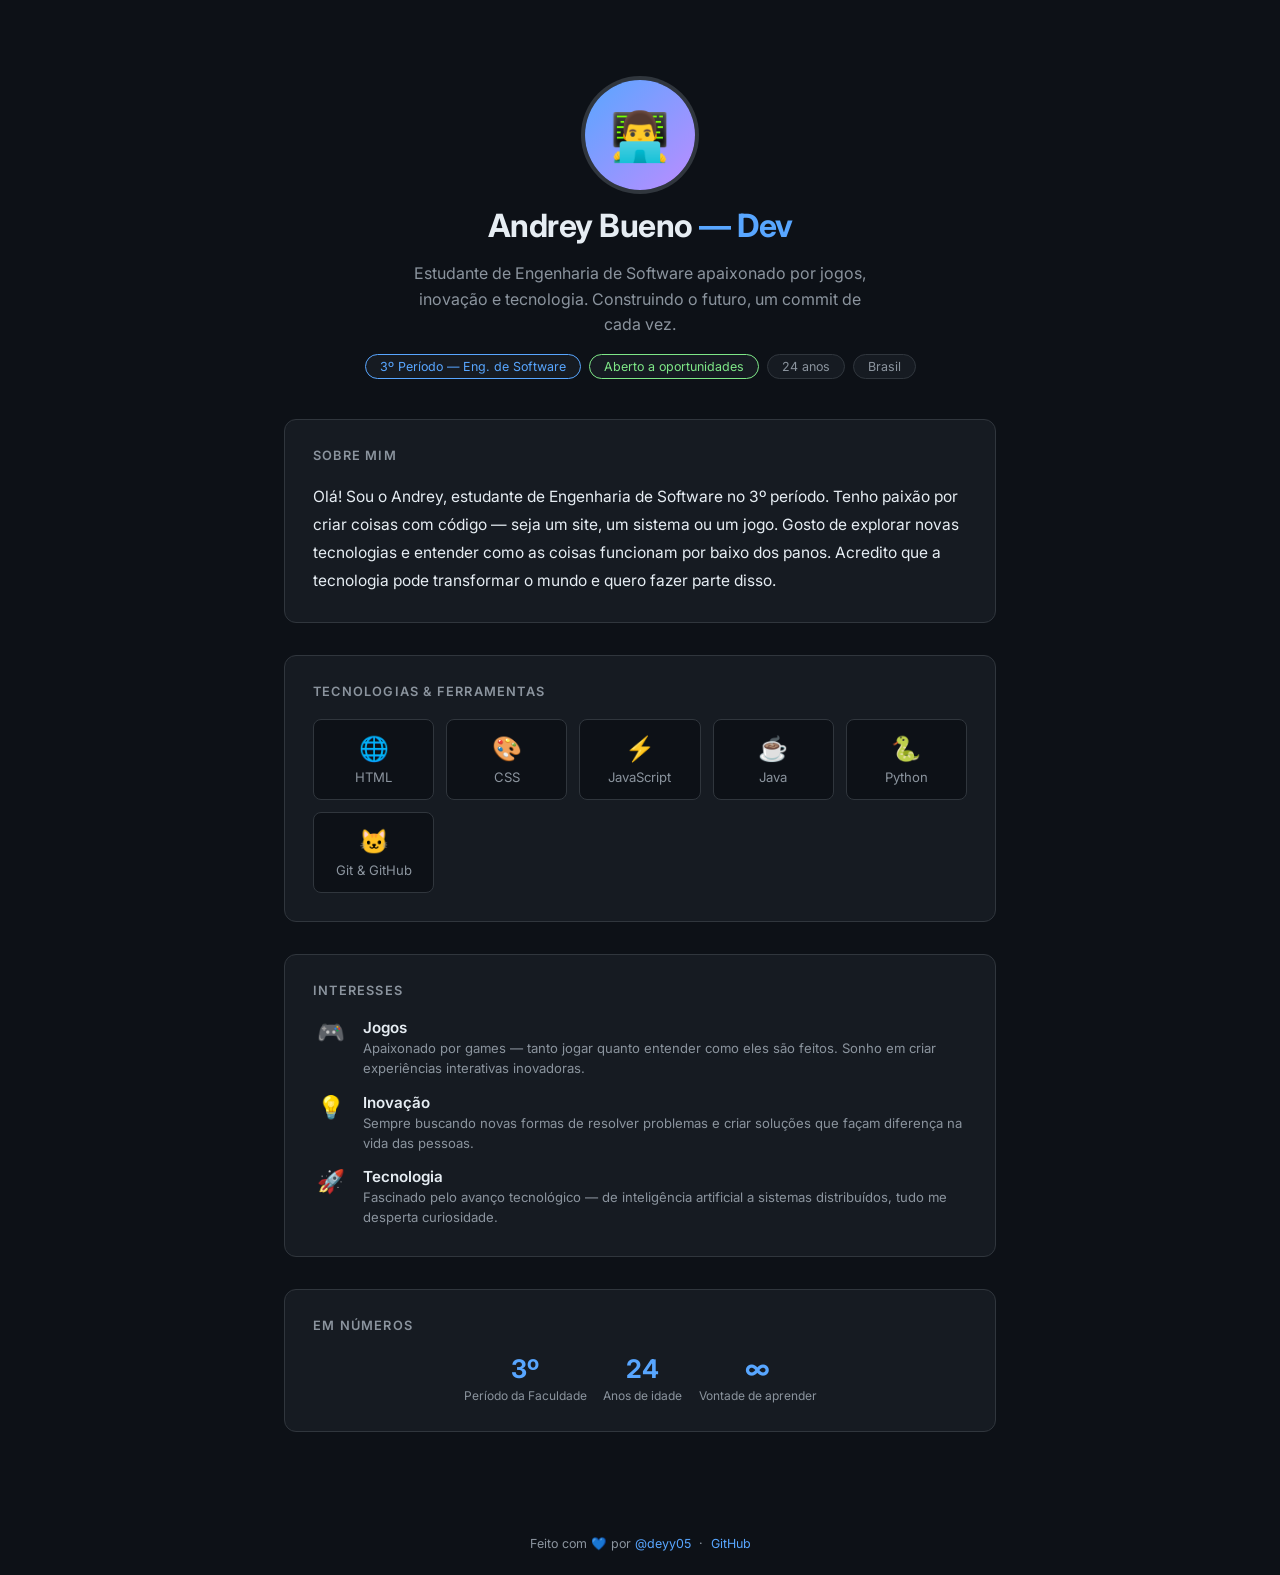
<file: index.html>
<!DOCTYPE html>
<html lang="pt-BR">
<head>
  <meta charset="UTF-8" />
  <meta name="viewport" content="width=device-width, initial-scale=1.0" />
  <title>Andrey Bueno — Software Engineer</title>
  <link href="https://fonts.googleapis.com/css2?family=Inter:wght@300;400;600;700&display=swap" rel="stylesheet" />
  <style>
    *, *::before, *::after { box-sizing: border-box; margin: 0; padding: 0; }

    :root {
      --bg: #0d1117;
      --surface: #161b22;
      --border: #30363d;
      --accent: #58a6ff;
      --accent2: #7ee787;
      --text: #e6edf3;
      --muted: #8b949e;
    }

    body {
      background: var(--bg);
      color: var(--text);
      font-family: 'Inter', sans-serif;
      min-height: 100vh;
      display: flex;
      flex-direction: column;
      align-items: center;
    }

    /* HERO */
    .hero {
      width: 100%;
      max-width: 760px;
      padding: 80px 24px 40px;
      display: flex;
      flex-direction: column;
      align-items: center;
      text-align: center;
      gap: 16px;
    }

    .avatar {
      width: 110px;
      height: 110px;
      border-radius: 50%;
      background: linear-gradient(135deg, var(--accent), #bc8cff);
      display: flex;
      align-items: center;
      justify-content: center;
      font-size: 48px;
      box-shadow: 0 0 0 4px var(--border);
    }

    .hero h1 {
      font-size: 2rem;
      font-weight: 700;
      letter-spacing: -0.5px;
    }

    .hero h1 span { color: var(--accent); }

    .hero p {
      font-size: 1rem;
      color: var(--muted);
      max-width: 480px;
      line-height: 1.6;
    }

    .badge-row {
      display: flex;
      flex-wrap: wrap;
      gap: 8px;
      justify-content: center;
    }

    .badge {
      background: var(--surface);
      border: 1px solid var(--border);
      border-radius: 20px;
      padding: 4px 14px;
      font-size: 0.78rem;
      color: var(--muted);
    }

    .badge.green { color: var(--accent2); border-color: var(--accent2)33; }
    .badge.blue  { color: var(--accent);  border-color: var(--accent)33;  }

    /* SECTIONS */
    main {
      width: 100%;
      max-width: 760px;
      padding: 0 24px 80px;
      display: flex;
      flex-direction: column;
      gap: 32px;
    }

    section {
      background: var(--surface);
      border: 1px solid var(--border);
      border-radius: 12px;
      padding: 28px;
    }

    section h2 {
      font-size: 0.8rem;
      font-weight: 600;
      text-transform: uppercase;
      letter-spacing: 1.2px;
      color: var(--muted);
      margin-bottom: 20px;
    }

    /* ABOUT */
    .about-text {
      font-size: 0.97rem;
      line-height: 1.8;
      color: var(--text);
    }

    /* SKILLS */
    .skill-grid {
      display: grid;
      grid-template-columns: repeat(auto-fill, minmax(120px, 1fr));
      gap: 12px;
    }

    .skill-card {
      background: var(--bg);
      border: 1px solid var(--border);
      border-radius: 8px;
      padding: 14px 12px;
      text-align: center;
      font-size: 0.82rem;
      color: var(--muted);
      transition: border-color 0.2s, color 0.2s;
    }

    .skill-card:hover { border-color: var(--accent); color: var(--accent); }

    .skill-card .icon { font-size: 1.5rem; margin-bottom: 6px; display: block; }

    /* INTERESTS */
    .interest-list {
      display: flex;
      flex-direction: column;
      gap: 14px;
    }

    .interest-item {
      display: flex;
      align-items: flex-start;
      gap: 14px;
    }

    .interest-icon {
      font-size: 1.4rem;
      min-width: 36px;
      text-align: center;
    }

    .interest-info h3 { font-size: 0.95rem; font-weight: 600; margin-bottom: 2px; }
    .interest-info p  { font-size: 0.82rem; color: var(--muted); line-height: 1.5; }

    /* STATS */
    .stats-row {
      display: flex;
      flex-wrap: wrap;
      gap: 16px;
      justify-content: center;
    }

    .stat {
      display: flex;
      flex-direction: column;
      align-items: center;
      gap: 4px;
      min-width: 80px;
    }

    .stat .num  { font-size: 1.6rem; font-weight: 700; color: var(--accent); }
    .stat .label{ font-size: 0.75rem; color: var(--muted); text-align: center; }

    /* FOOTER */
    footer {
      padding: 24px;
      color: var(--muted);
      font-size: 0.78rem;
      text-align: center;
    }

    footer a { color: var(--accent); text-decoration: none; }
    footer a:hover { text-decoration: underline; }
  </style>
</head>
<body>

  <div class="hero">
    <div class="avatar">👨‍💻</div>
    <h1>Andrey Bueno <span>— Dev</span></h1>
    <p>Estudante de Engenharia de Software apaixonado por jogos, inovação e tecnologia. Construindo o futuro, um commit de cada vez.</p>
    <div class="badge-row">
      <span class="badge blue">3º Período — Eng. de Software</span>
      <span class="badge green">Aberto a oportunidades</span>
      <span class="badge">24 anos</span>
      <span class="badge">Brasil</span>
    </div>
  </div>

  <main>

    <section>
      <h2>Sobre mim</h2>
      <p class="about-text">
        Olá! Sou o Andrey, estudante de Engenharia de Software no 3º período.
        Tenho paixão por criar coisas com código — seja um site, um sistema ou um jogo.
        Gosto de explorar novas tecnologias e entender como as coisas funcionam por baixo dos panos.
        Acredito que a tecnologia pode transformar o mundo e quero fazer parte disso.
      </p>
    </section>

    <section>
      <h2>Tecnologias & Ferramentas</h2>
      <div class="skill-grid">
        <div class="skill-card"><span class="icon">🌐</span>HTML</div>
        <div class="skill-card"><span class="icon">🎨</span>CSS</div>
        <div class="skill-card"><span class="icon">⚡</span>JavaScript</div>
        <div class="skill-card"><span class="icon">☕</span>Java</div>
        <div class="skill-card"><span class="icon">🐍</span>Python</div>
        <div class="skill-card"><span class="icon">🐱</span>Git & GitHub</div>
      </div>
    </section>

    <section>
      <h2>Interesses</h2>
      <div class="interest-list">
        <div class="interest-item">
          <div class="interest-icon">🎮</div>
          <div class="interest-info">
            <h3>Jogos</h3>
            <p>Apaixonado por games — tanto jogar quanto entender como eles são feitos. Sonho em criar experiências interativas inovadoras.</p>
          </div>
        </div>
        <div class="interest-item">
          <div class="interest-icon">💡</div>
          <div class="interest-info">
            <h3>Inovação</h3>
            <p>Sempre buscando novas formas de resolver problemas e criar soluções que façam diferença na vida das pessoas.</p>
          </div>
        </div>
        <div class="interest-item">
          <div class="interest-icon">🚀</div>
          <div class="interest-info">
            <h3>Tecnologia</h3>
            <p>Fascinado pelo avanço tecnológico — de inteligência artificial a sistemas distribuídos, tudo me desperta curiosidade.</p>
          </div>
        </div>
      </div>
    </section>

    <section>
      <h2>Em números</h2>
      <div class="stats-row">
        <div class="stat">
          <span class="num">3º</span>
          <span class="label">Período da Faculdade</span>
        </div>
        <div class="stat">
          <span class="num">24</span>
          <span class="label">Anos de idade</span>
        </div>
        <div class="stat">
          <span class="num">∞</span>
          <span class="label">Vontade de aprender</span>
        </div>
      </div>
    </section>

  </main>

  <footer>
    Feito com 💙 por <a href="https://github.com/deyy05" target="_blank">@deyy05</a>
    &nbsp;·&nbsp;
    <a href="https://github.com/deyy05" target="_blank">GitHub</a>
  </footer>

</body>
</html>
</file>
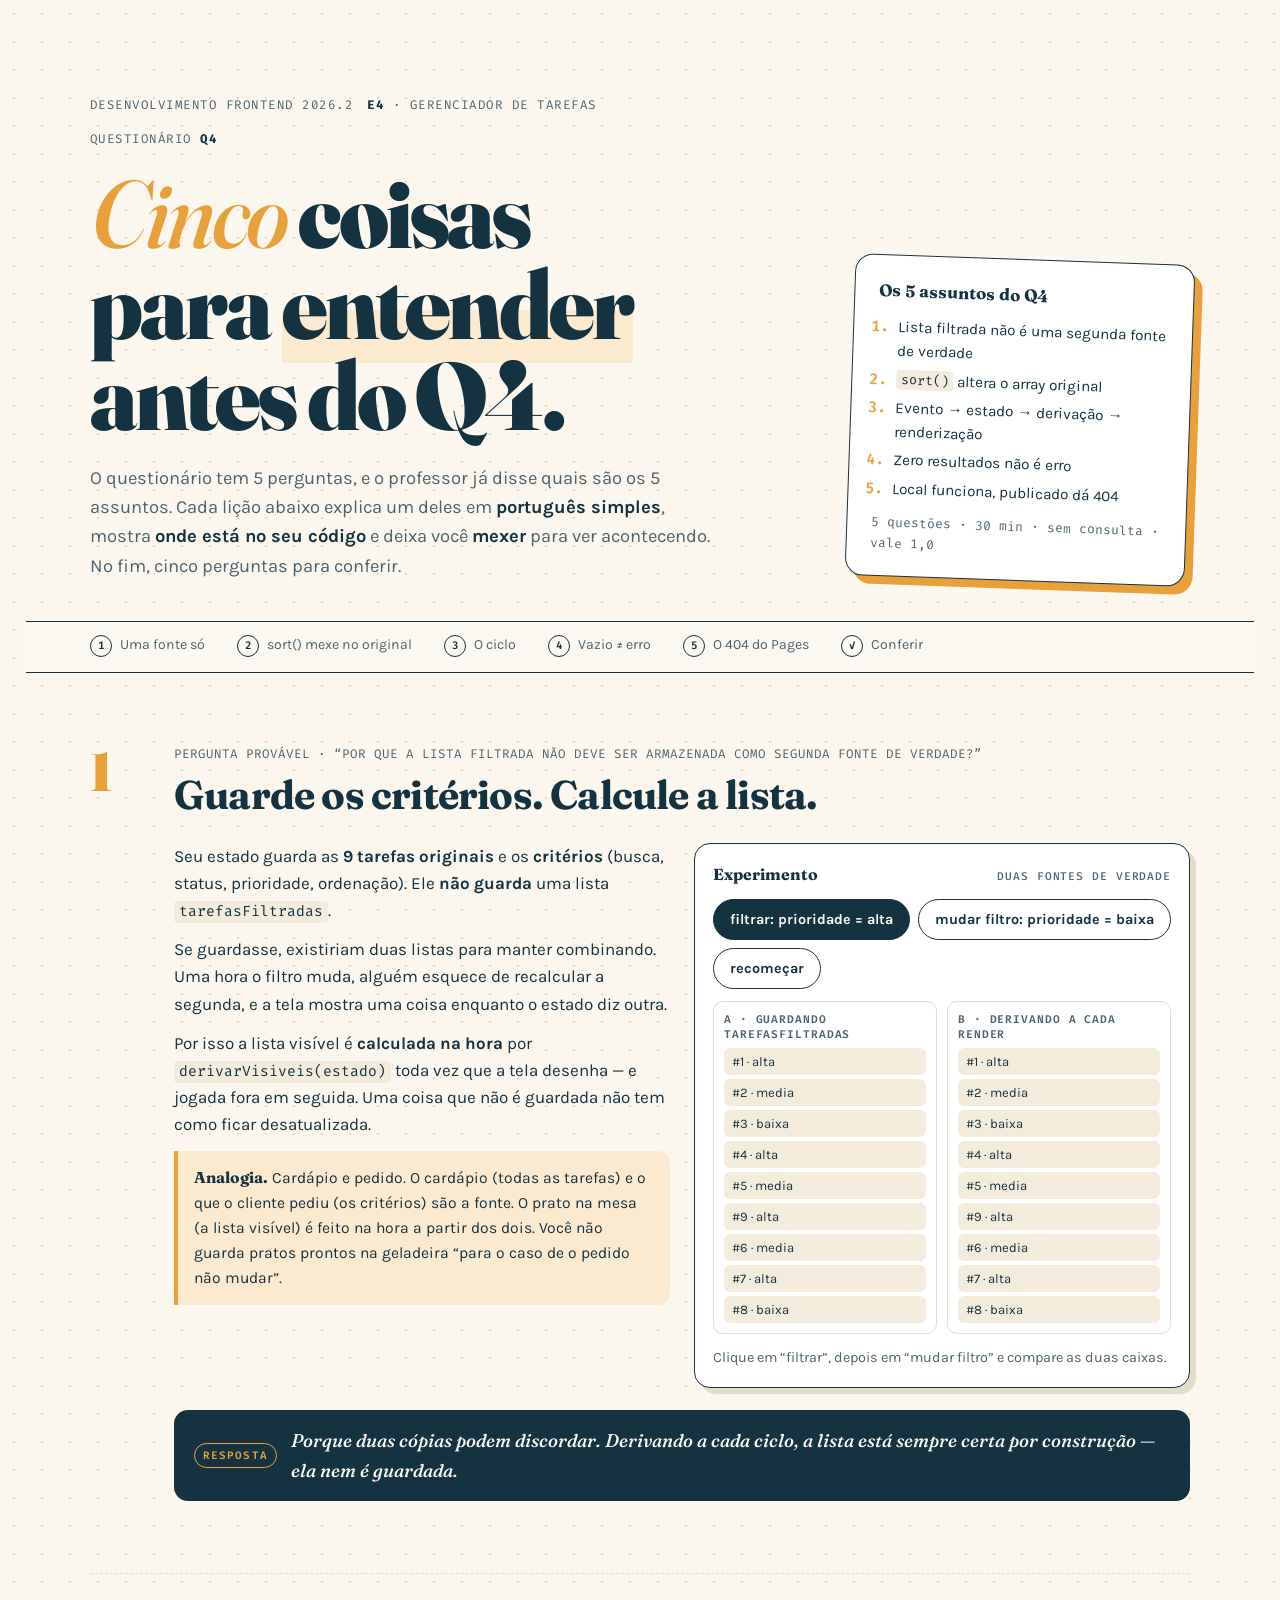
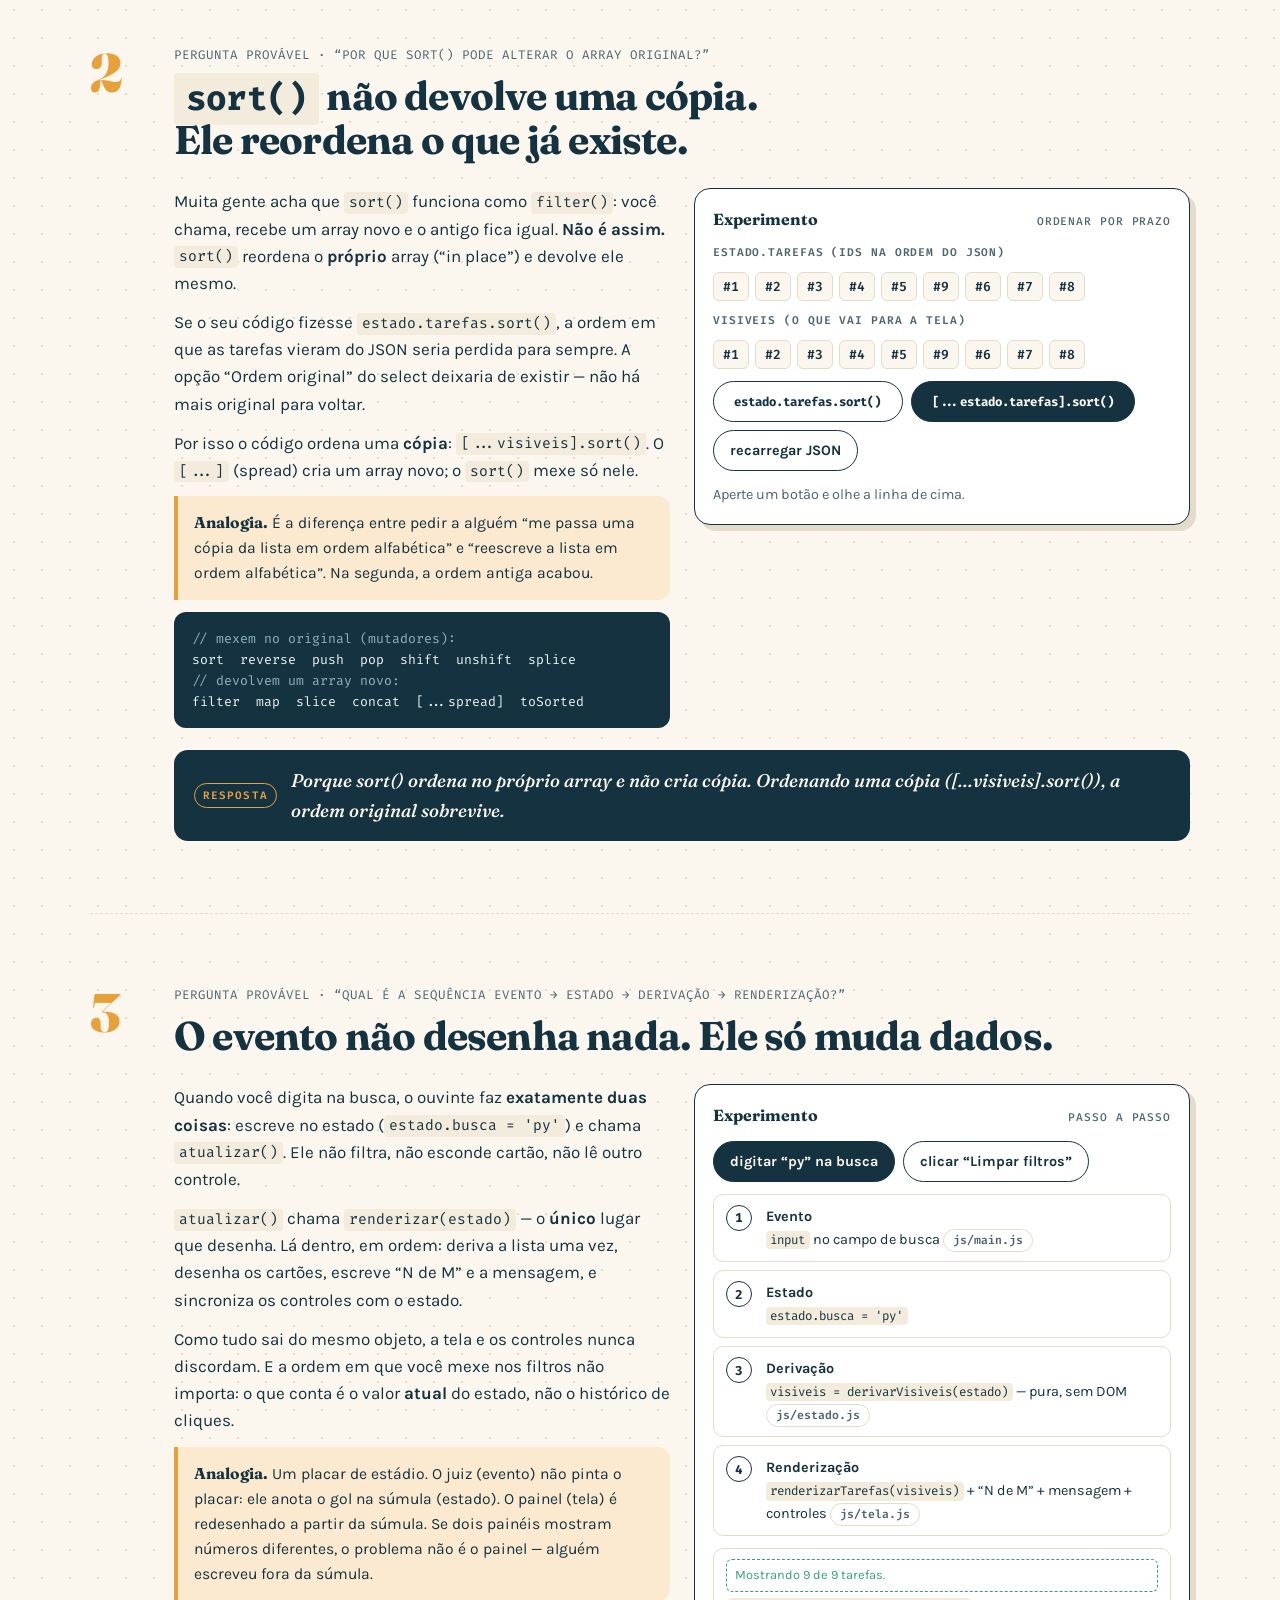
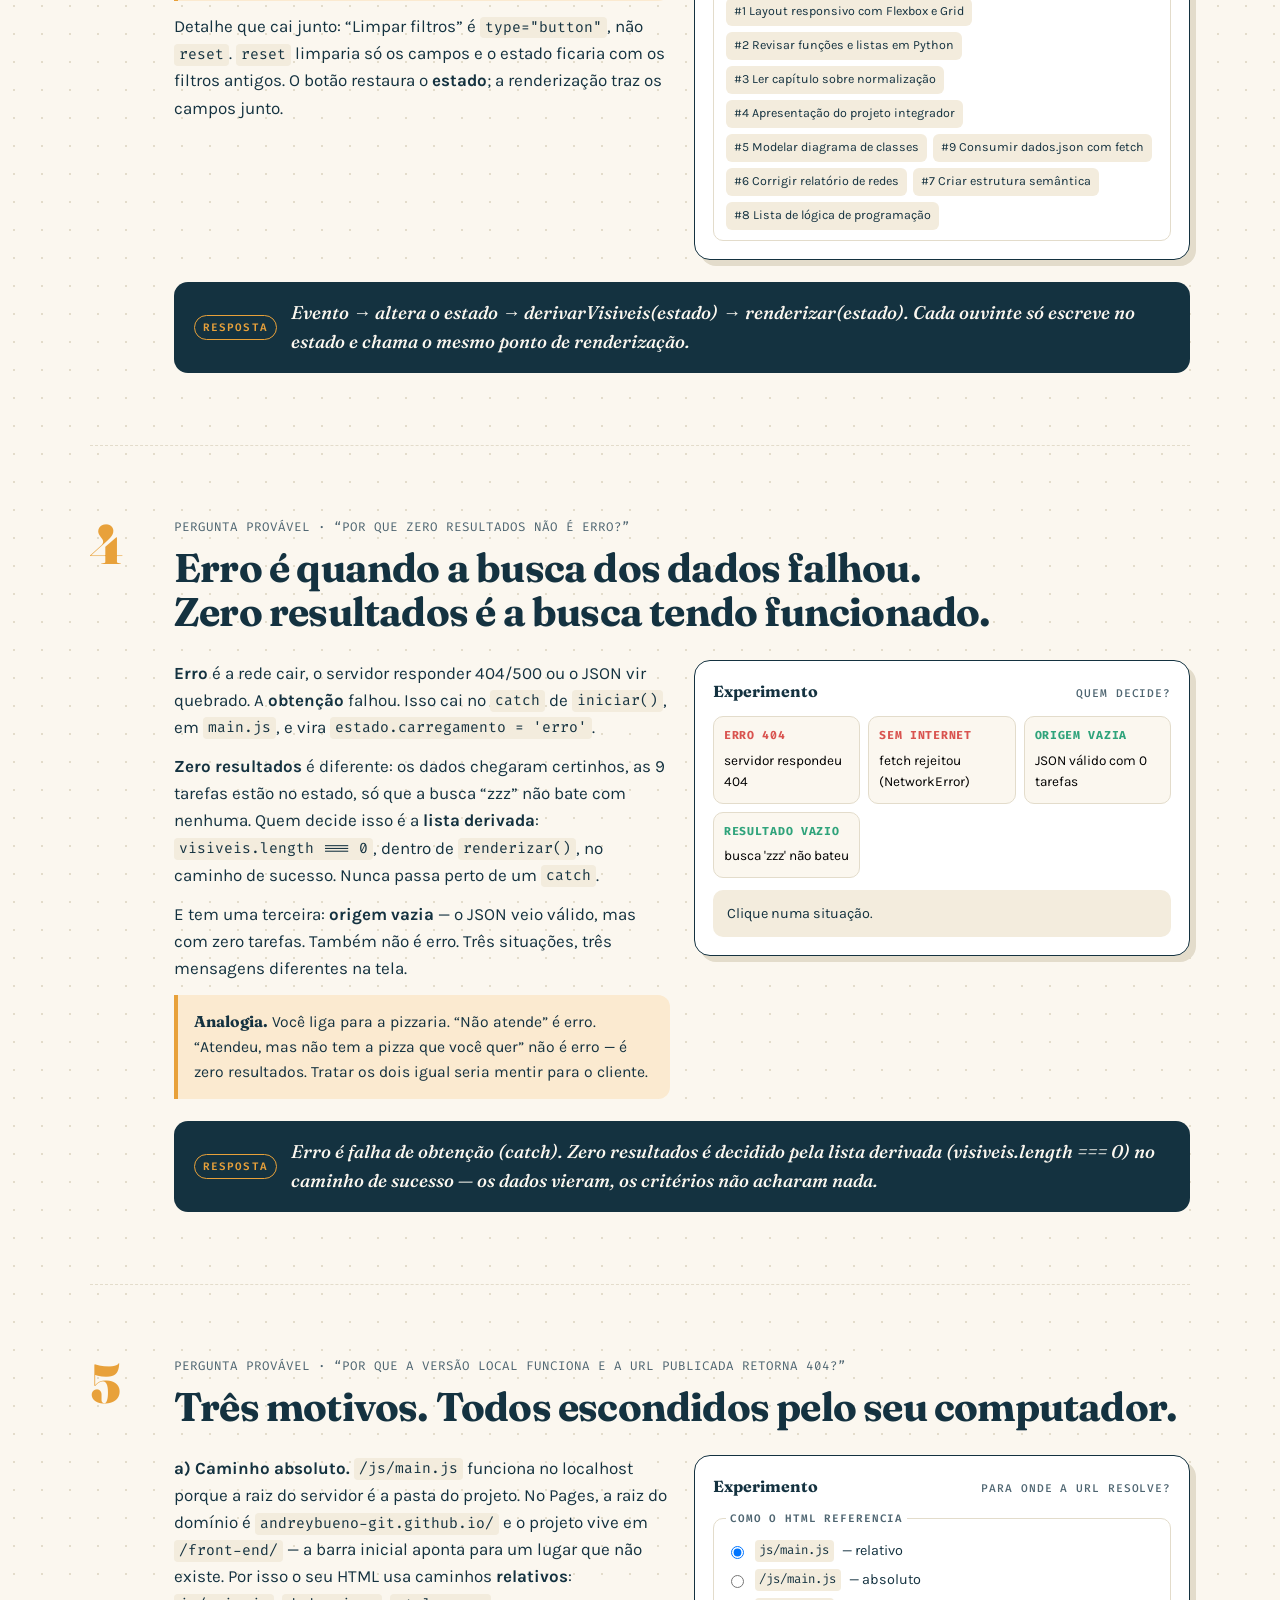
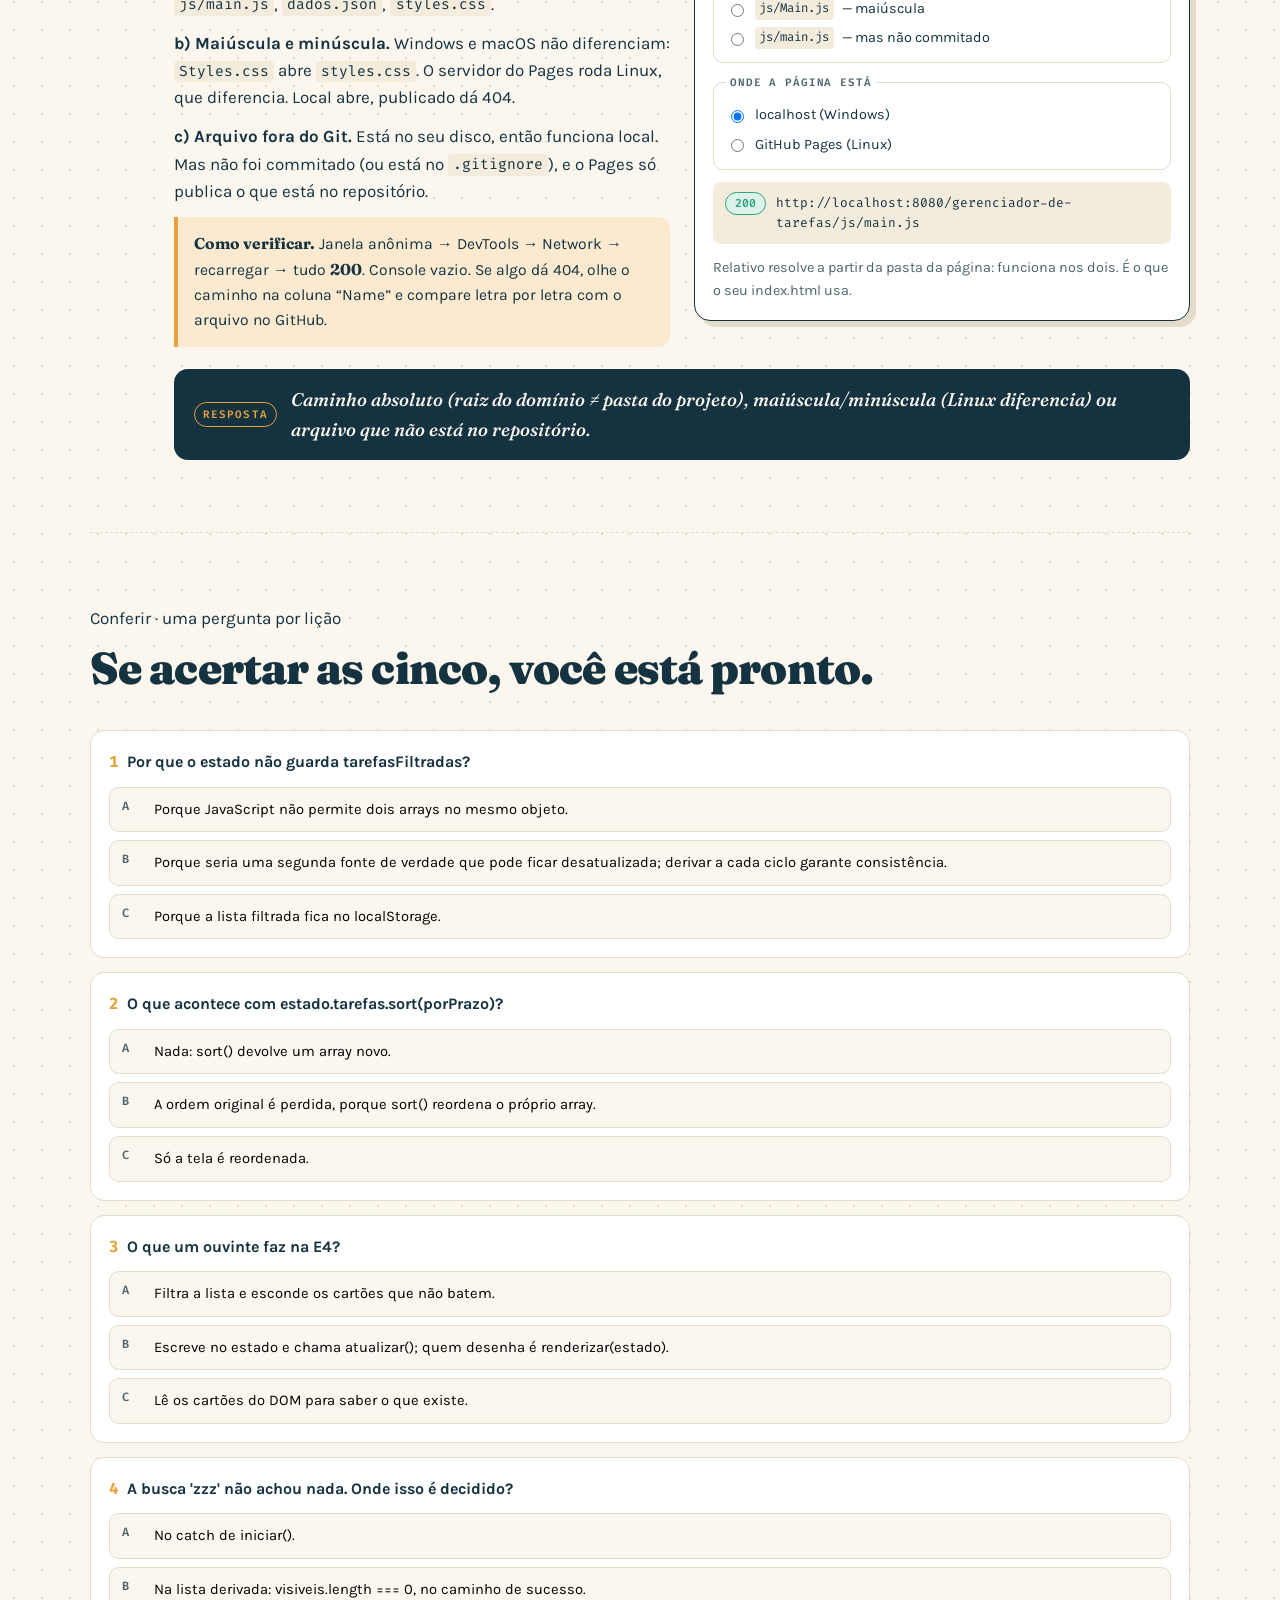
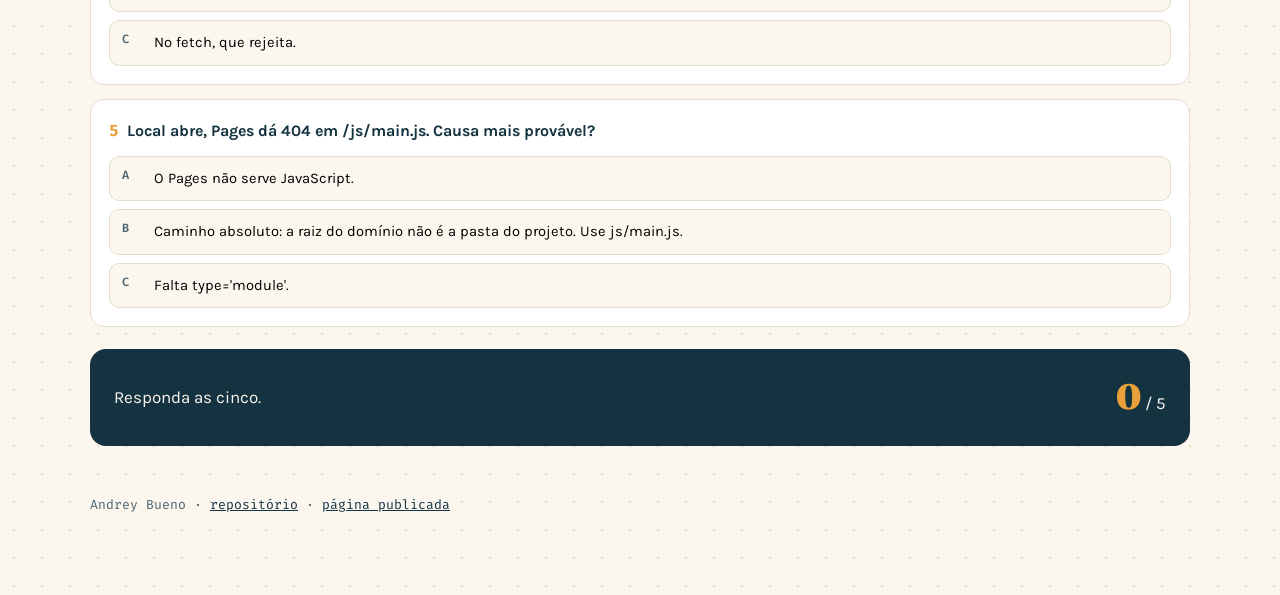
<file: estudo-q4/index.html>
<!DOCTYPE html>
<html lang="pt-BR">
<head>
  <meta charset="UTF-8">
  <meta name="viewport" content="width=device-width, initial-scale=1.0">
<title>Cinco Lições do Q4</title>
<link rel="stylesheet" href="https://fonts.googleapis.com/css2?family=Fraunces:ital,opsz,wght@0,9..144,500;0,9..144,700;0,9..144,900;1,9..144,500&family=Karla:ital,wght@0,400;0,500;0,700;1,400&family=Fira+Code:wght@400;600&display=swap">
  <style>
  :root {
    --paper: #fbf7ef; --paper-2: #f3ecdd; --card: #ffffff;
    --ink: #143240; --ink-soft: #4d6470; --line: #e3dccb;
    --gold: #e8a13a; --gold-soft: #fbead0; --mint: #2fa37b; --mint-soft: #ddf3ea; --rose: #d9534f; --rose-soft: #fbe3e2;
    --display: "Fraunces", "Iowan Old Style", Georgia, serif;
    --body: "Karla", "Helvetica Neue", Arial, sans-serif;
    --mono: "Fira Code", "SFMono-Regular", Consolas, monospace;
  }
  * { box-sizing: border-box; }
  html { scroll-behavior: smooth; }
  body {
    margin: 0; padding-inline: clamp(16px, 5vw, 64px); padding-block: 0 80px;
    background: var(--paper); color: var(--ink); font-family: var(--body); font-size: 17px; line-height: 1.6;
    background-image: radial-gradient(var(--line) 1px, transparent 1px); background-size: 28px 28px;
  }
  h1, h2, h3 { font-family: var(--display); margin: 0; text-wrap: balance; }
  p { margin: 0; max-width: 62ch; }
  code { font-family: var(--mono); font-size: .86em; background: var(--paper-2); padding: .1em .35em; border-radius: 4px; }
  pre { font-family: var(--mono); font-size: .82rem; line-height: 1.6; background: var(--ink); color: #eef3f5; padding: 16px 18px; border-radius: 12px; overflow-x: auto; margin: 0; }
  pre .c { color: #8fb3c4; } pre .k { color: var(--gold); } pre .s { color: #9be6c6; }
  button { font: inherit; cursor: pointer; }
  button:focus-visible, input:focus-visible { outline: 3px solid var(--gold); outline-offset: 3px; }
  .wrap { max-width: 1100px; margin-inline: auto; }

  /* ---------- HERO ---------- */
  .hero { position: relative; padding-block: clamp(40px, 8vw, 96px) 40px; display: grid; grid-template-columns: 1.2fr .8fr; gap: 40px; align-items: end; }
  .kicker { font-family: var(--mono); font-size: .78rem; letter-spacing: .12em; text-transform: uppercase; color: var(--ink-soft); display: flex; gap: 14px; flex-wrap: wrap; }
  .kicker b { color: var(--ink); }
  .hero h1 { font-size: clamp(2.6rem, 7.5vw, 6rem); font-weight: 900; line-height: .95; letter-spacing: -.03em; margin-top: 18px; font-variation-settings: "opsz" 144; }
  .hero h1 .n { color: var(--gold); font-style: italic; font-weight: 500; }
  .hero h1 mark { background: linear-gradient(transparent 55%, var(--gold-soft) 55%); color: inherit; }
  .hero .sub { margin-top: 22px; font-size: 1.15rem; color: var(--ink-soft); }
  .hero .sub b { color: var(--ink); }
  .sticker { justify-self: end; background: var(--card); border: 1.5px solid var(--ink); border-radius: 18px; padding: 22px 24px; box-shadow: 8px 8px 0 var(--gold); transform: rotate(2deg); max-width: 340px; }
  .sticker h3 { font-size: 1.05rem; font-weight: 700; }
  .sticker ol { margin: 10px 0 0; padding-left: 20px; font-size: .95rem; display: grid; gap: 4px; }
  .sticker li::marker { font-family: var(--mono); font-weight: 600; color: var(--gold); }
  .sticker .foot { margin-top: 12px; font-size: .8rem; color: var(--ink-soft); font-family: var(--mono); }

  /* ---------- PROGRESS ---------- */
  .progress { position: sticky; top: env(safe-area-inset-top, 0px); z-index: 5; background: color-mix(in srgb, var(--paper) 88%, white); backdrop-filter: blur(8px); border-block: 1.5px solid var(--ink); margin-inline: calc(-1 * clamp(16px, 5vw, 64px)); padding-inline: clamp(16px, 5vw, 64px); }
  .progress ul { list-style: none; margin: 0 auto; padding: 0; max-width: 1100px; display: flex; gap: 0; overflow-x: auto; }
  .progress a { display: flex; align-items: center; gap: 8px; padding: 12px 16px 12px 0; margin-right: 16px; text-decoration: none; color: var(--ink-soft); font-size: .88rem; white-space: nowrap; border-bottom: 3px solid transparent; }
  .progress a .d { width: 22px; height: 22px; border-radius: 50%; border: 1.5px solid var(--ink); display: grid; place-items: center; font: 600 .68rem var(--mono); color: var(--ink); }
  .progress a.done .d { background: var(--mint); border-color: var(--mint); color: white; }
  .progress a.done { color: var(--ink); }

  /* ---------- LESSON ---------- */
  .lesson { padding-block: 72px; border-bottom: 1.5px dashed var(--line); display: grid; grid-template-columns: 64px 1fr; gap: 20px; }
  .lesson .num { font-family: var(--display); font-size: 3.4rem; font-weight: 900; color: var(--gold); line-height: 1; font-variation-settings: "opsz" 144; }
  .lesson h2 { font-size: clamp(1.7rem, 3.6vw, 2.5rem); font-weight: 700; line-height: 1.1; letter-spacing: -.02em; }
  .lesson .q { font-family: var(--mono); font-size: .78rem; color: var(--ink-soft); letter-spacing: .08em; text-transform: uppercase; margin-bottom: 8px; }
  .cols { display: grid; grid-template-columns: repeat(auto-fit, minmax(300px, 1fr)); gap: 24px; margin-top: 26px; align-items: start; }
  .plain { display: grid; gap: 12px; }
  .plain p b { color: var(--ink); }
  .analogia { background: var(--gold-soft); border-left: 4px solid var(--gold); padding: 14px 16px; border-radius: 0 12px 12px 0; font-size: .98rem; }
  .analogia b { font-family: var(--display); font-weight: 700; }
  .resumo { margin-top: 22px; background: var(--ink); color: var(--paper); padding: 16px 20px; border-radius: 14px; font-family: var(--display); font-size: 1.15rem; font-weight: 500; font-style: italic; display: grid; grid-template-columns: auto 1fr; gap: 14px; align-items: center; }
  .resumo .tag { font: 600 .68rem var(--mono); letter-spacing: .1em; text-transform: uppercase; font-style: normal; color: var(--gold); border: 1px solid var(--gold); border-radius: 999px; padding: 4px 8px; }
  .demo { background: var(--card); border: 1.5px solid var(--ink); border-radius: 16px; padding: 18px; display: grid; gap: 12px; box-shadow: 6px 6px 0 var(--line); }
  .demo h3 { font-size: 1rem; font-weight: 700; display: flex; justify-content: space-between; gap: 10px; align-items: baseline; }
  .demo h3 small { font: 500 .7rem var(--mono); color: var(--ink-soft); text-transform: uppercase; letter-spacing: .08em; }
  .btn { border: 1.5px solid var(--ink); background: var(--ink); color: var(--paper); border-radius: 999px; padding: 8px 16px; font-weight: 700; font-size: .9rem; transition: transform .1s; }
  .btn:active { transform: translateY(1px); }
  .btn.o { background: transparent; color: var(--ink); }
  .btn.o:hover { background: var(--paper-2); }
  .row { display: flex; flex-wrap: wrap; gap: 8px; align-items: center; }
  .pill { font: 600 .72rem var(--mono); padding: 3px 9px; border-radius: 999px; border: 1px solid; }
  .ok { color: var(--mint); border-color: var(--mint); background: var(--mint-soft); }
  .bad { color: var(--rose); border-color: var(--rose); background: var(--rose-soft); }
  .note { font-size: .9rem; color: var(--ink-soft); min-height: 1.5em; }

  /* lesson 1: two lists */
  .twin { display: grid; grid-template-columns: 1fr 1fr; gap: 10px; }
  .twin .box { border: 1px solid var(--line); border-radius: 10px; padding: 10px; font-size: .82rem; }
  .twin .box h4 { margin: 0 0 6px; font: 600 .7rem var(--mono); color: var(--ink-soft); text-transform: uppercase; letter-spacing: .08em; }
  .twin .box.desync { border-color: var(--rose); background: var(--rose-soft); }
  .mini { display: grid; gap: 4px; }
  .mini span { background: var(--paper-2); padding: 3px 8px; border-radius: 6px; }
  .mini span.hide { opacity: .25; text-decoration: line-through; }

  /* lesson 2: cells */
  .cells { display: flex; flex-wrap: wrap; gap: 6px; }
  .cell { font: 600 .82rem var(--mono); border: 1px solid var(--line); padding: 5px 9px; border-radius: 6px; background: var(--paper); }
  .cell.moved { border-color: var(--rose); color: var(--rose); background: var(--rose-soft); }
  .arr-label { font: 600 .7rem var(--mono); color: var(--ink-soft); text-transform: uppercase; letter-spacing: .08em; }

  /* lesson 3: steps */
  .steps { display: grid; gap: 8px; counter-reset: s; }
  .step { display: grid; grid-template-columns: 30px 1fr; gap: 10px; align-items: start; padding: 10px 12px; border-radius: 10px; border: 1px solid var(--line); font-size: .9rem; transition: background .25s, border-color .25s; }
  .step::before { counter-increment: s; content: counter(s); font: 700 .8rem var(--mono); width: 24px; height: 24px; border-radius: 50%; border: 1.5px solid var(--ink); display: grid; place-items: center; }
  .step b { display: block; }
  .step code { font-size: .78rem; }
  .step.on { background: var(--gold-soft); border-color: var(--gold); }
  .step.on::before { background: var(--gold); border-color: var(--gold); color: white; }
  .screenlet { border: 1px solid var(--line); border-radius: 10px; padding: 10px 12px; font-size: .85rem; display: grid; gap: 6px; }
  .screenlet .st { font-size: .8rem; color: var(--mint); border: 1px dashed var(--mint); border-radius: 6px; padding: 5px 8px; }
  .screenlet .cards { display: flex; flex-wrap: wrap; gap: 6px; }
  .screenlet .cards span { font-size: .78rem; background: var(--paper-2); padding: 4px 8px; border-radius: 6px; animation: pop .25s; }
  @keyframes pop { from { transform: scale(.9); opacity: 0; } }

  /* lesson 4: four cards */
  .four { display: grid; grid-template-columns: repeat(auto-fit, minmax(130px, 1fr)); gap: 8px; }
  .four button { border: 1.5px solid var(--line); background: var(--paper); border-radius: 10px; padding: 10px; text-align: left; display: grid; gap: 4px; font-size: .85rem; }
  .four button b { font-family: var(--mono); font-size: .72rem; text-transform: uppercase; letter-spacing: .06em; }
  .four button[aria-pressed="true"] { border-color: var(--ink); background: var(--card); box-shadow: 4px 4px 0 var(--line); }
  .four .catch b { color: var(--rose); } .four .derive b { color: var(--mint); }
  .who { border-radius: 10px; padding: 12px 14px; font-size: .9rem; display: grid; gap: 6px; }
  .who.catch { background: var(--rose-soft); } .who.derive { background: var(--mint-soft); } .who.neutral { background: var(--paper-2); }
  .who .msg { font-family: var(--mono); font-size: .8rem; }

  /* lesson 5: url */
  .u fieldset { border: 1px solid var(--line); border-radius: 10px; padding: 10px 12px; margin: 0; }
  .u legend { font: 600 .68rem var(--mono); text-transform: uppercase; letter-spacing: .08em; color: var(--ink-soft); padding-inline: 4px; }
  .u label { display: flex; gap: 8px; align-items: center; font-size: .9rem; padding: 3px 0; }
  .url { font-family: var(--mono); font-size: .8rem; background: var(--paper-2); padding: 10px 12px; border-radius: 8px; overflow-wrap: anywhere; display: grid; grid-template-columns: auto 1fr; gap: 10px; align-items: baseline; }

  /* ---------- CHECK ---------- */
  .check { padding-block: 72px 0; }
  .check h2 { font-size: clamp(1.8rem, 4vw, 2.8rem); font-weight: 900; letter-spacing: -.02em; }
  .qs { display: grid; gap: 14px; margin-top: 26px; }
  .qq { background: var(--card); border: 1.5px solid var(--line); border-radius: 14px; padding: 18px; }
  .qq h3 { font-family: var(--body); font-weight: 700; font-size: 1rem; }
  .qq h3 .l { font-family: var(--mono); color: var(--gold); margin-right: 8px; }
  .opts { display: grid; gap: 8px; margin-top: 12px; }
  .opt { text-align: left; border: 1.5px solid var(--line); background: var(--paper); border-radius: 10px; padding: 10px 12px; font-size: .92rem; display: grid; grid-template-columns: 22px 1fr; gap: 10px; }
  .opt:hover { border-color: var(--ink); }
  .opt .k { font: 600 .75rem var(--mono); color: var(--ink-soft); }
  .opt.right { border-color: var(--mint); background: var(--mint-soft); }
  .opt.wrong { border-color: var(--rose); background: var(--rose-soft); }
  .opt[disabled] { cursor: default; }
  .fb { margin-top: 10px; font-size: .9rem; color: var(--ink-soft); display: none; } .fb.show { display: block; }
  .result { margin-top: 22px; background: var(--ink); color: var(--paper); border-radius: 16px; padding: 20px 24px; display: flex; justify-content: space-between; align-items: center; gap: 16px; flex-wrap: wrap; }
  .result b { font-family: var(--display); font-size: 2.2rem; font-weight: 900; color: var(--gold); }
  footer { margin-top: 48px; font-size: .82rem; color: var(--ink-soft); font-family: var(--mono); }
  footer a { color: var(--ink); }

  @media (max-width: 800px) {
    .hero { grid-template-columns: 1fr; }
    .sticker { justify-self: start; transform: rotate(-1deg); }
    .lesson { grid-template-columns: 1fr; gap: 6px; }
    .lesson .num { font-size: 2.4rem; }
    .twin { grid-template-columns: 1fr; }
  }
  @media (prefers-reduced-motion: reduce) { *, *::before, *::after { animation: none !important; transition: none !important; } }
  </style>
</head>
<body>

<div class="wrap">
<header class="hero">
  <div>
    <div class="kicker"><span>Desenvolvimento Frontend 2026.2</span><span><b>E4</b> · gerenciador de tarefas</span><span>questionário <b>Q4</b></span></div>
    <h1><span class="n">Cinco</span> coisas para <mark>entender</mark> antes do Q4.</h1>
    <p class="sub">O questionário tem 5 perguntas, e o professor já disse quais são os 5 assuntos. Cada lição abaixo explica um deles em <b>português simples</b>, mostra <b>onde está no seu código</b> e deixa você <b>mexer</b> para ver acontecendo. No fim, cinco perguntas para conferir.</p>
  </div>
  <aside class="sticker" aria-label="Os cinco assuntos">
    <h3>Os 5 assuntos do Q4</h3>
    <ol>
      <li>Lista filtrada não é uma segunda fonte de verdade</li>
      <li><code>sort()</code> altera o array original</li>
      <li>Evento → estado → derivação → renderização</li>
      <li>Zero resultados não é erro</li>
      <li>Local funciona, publicado dá 404</li>
    </ol>
    <div class="foot">5 questões · 30 min · sem consulta · vale 1,0</div>
  </aside>
</header>

<nav class="progress" aria-label="Lições">
  <ul>
    <li><a href="#l1" data-l="1"><span class="d">1</span>Uma fonte só</a></li>
    <li><a href="#l2" data-l="2"><span class="d">2</span>sort() mexe no original</a></li>
    <li><a href="#l3" data-l="3"><span class="d">3</span>O ciclo</a></li>
    <li><a href="#l4" data-l="4"><span class="d">4</span>Vazio ≠ erro</a></li>
    <li><a href="#l5" data-l="5"><span class="d">5</span>O 404 do Pages</a></li>
    <li><a href="#check" data-l="6"><span class="d">✓</span>Conferir</a></li>
  </ul>
</nav>

<!-- ================= LIÇÃO 1 ================= -->
<article class="lesson" id="l1">
  <div class="num">1</div>
  <div>
    <div class="q">Pergunta provável · “por que a lista filtrada não deve ser armazenada como segunda fonte de verdade?”</div>
    <h2>Guarde os critérios. Calcule a lista.</h2>
    <div class="cols">
      <div class="plain">
        <p>Seu estado guarda as <b>9 tarefas originais</b> e os <b>critérios</b> (busca, status, prioridade, ordenação). Ele <b>não guarda</b> uma lista <code>tarefasFiltradas</code>.</p>
        <p>Se guardasse, existiriam duas listas para manter combinando. Uma hora o filtro muda, alguém esquece de recalcular a segunda, e a tela mostra uma coisa enquanto o estado diz outra.</p>
        <p>Por isso a lista visível é <b>calculada na hora</b> por <code>derivarVisiveis(estado)</code> toda vez que a tela desenha — e jogada fora em seguida. Uma coisa que não é guardada não tem como ficar desatualizada.</p>
        <div class="analogia"><b>Analogia.</b> Cardápio e pedido. O cardápio (todas as tarefas) e o que o cliente pediu (os critérios) são a fonte. O prato na mesa (a lista visível) é feito na hora a partir dos dois. Você não guarda pratos prontos na geladeira “para o caso de o pedido não mudar”.</div>
      </div>
      <div class="demo">
        <h3>Experimento <small>duas fontes de verdade</small></h3>
        <div class="row">
          <button class="btn" type="button" id="l1-filtrar">filtrar: prioridade = alta</button>
          <button class="btn o" type="button" id="l1-mudar">mudar filtro: prioridade = baixa</button>
          <button class="btn o" type="button" id="l1-reset">recomeçar</button>
        </div>
        <div class="twin">
          <div class="box" id="l1-a"><h4>A · guardando tarefasFiltradas</h4><div class="mini" id="l1-a-list"></div></div>
          <div class="box" id="l1-b"><h4>B · derivando a cada render</h4><div class="mini" id="l1-b-list"></div></div>
        </div>
        <div class="note" id="l1-note">Clique em “filtrar”, depois em “mudar filtro” e compare as duas caixas.</div>
      </div>
    </div>
    <div class="resumo"><span class="tag">resposta</span><span>Porque duas cópias podem discordar. Derivando a cada ciclo, a lista está sempre certa por construção — ela nem é guardada.</span></div>
  </div>
</article>

<!-- ================= LIÇÃO 2 ================= -->
<article class="lesson" id="l2">
  <div class="num">2</div>
  <div>
    <div class="q">Pergunta provável · “por que sort() pode alterar o array original?”</div>
    <h2><code>sort()</code> não devolve uma cópia. Ele reordena o que já existe.</h2>
    <div class="cols">
      <div class="plain">
        <p>Muita gente acha que <code>sort()</code> funciona como <code>filter()</code>: você chama, recebe um array novo e o antigo fica igual. <b>Não é assim.</b> <code>sort()</code> reordena o <b>próprio</b> array (“in place”) e devolve ele mesmo.</p>
        <p>Se o seu código fizesse <code>estado.tarefas.sort()</code>, a ordem em que as tarefas vieram do JSON seria perdida para sempre. A opção “Ordem original” do select deixaria de existir — não há mais original para voltar.</p>
        <p>Por isso o código ordena uma <b>cópia</b>: <code>[...visiveis].sort()</code>. O <code>[...]</code> (spread) cria um array novo; o <code>sort()</code> mexe só nele.</p>
        <div class="analogia"><b>Analogia.</b> É a diferença entre pedir a alguém “me passa uma cópia da lista em ordem alfabética” e “reescreve a lista em ordem alfabética”. Na segunda, a ordem antiga acabou.</div>
        <pre><span class="c">// mexem no original (mutadores):</span>
sort  reverse  push  pop  shift  unshift  splice
<span class="c">// devolvem um array novo:</span>
filter  map  slice  concat  [...spread]  toSorted</pre>
      </div>
      <div class="demo">
        <h3>Experimento <small>ordenar por prazo</small></h3>
        <div class="arr-label">estado.tarefas (ids na ordem do JSON)</div>
        <div class="cells" id="l2-orig"></div>
        <div class="arr-label">visiveis (o que vai para a tela)</div>
        <div class="cells" id="l2-vis"></div>
        <div class="row">
          <button class="btn o" type="button" id="l2-bad"><code style="background:none">estado.tarefas.sort()</code></button>
          <button class="btn" type="button" id="l2-good"><code style="background:none;color:inherit">[...estado.tarefas].sort()</code></button>
          <button class="btn o" type="button" id="l2-reset">recarregar JSON</button>
        </div>
        <div class="note" id="l2-note">Aperte um botão e olhe a linha de cima.</div>
      </div>
    </div>
    <div class="resumo"><span class="tag">resposta</span><span>Porque sort() ordena no próprio array e não cria cópia. Ordenando uma cópia ([...visiveis].sort()), a ordem original sobrevive.</span></div>
  </div>
</article>

<!-- ================= LIÇÃO 3 ================= -->
<article class="lesson" id="l3">
  <div class="num">3</div>
  <div>
    <div class="q">Pergunta provável · “qual é a sequência evento → estado → derivação → renderização?”</div>
    <h2>O evento não desenha nada. Ele só muda dados.</h2>
    <div class="cols">
      <div class="plain">
        <p>Quando você digita na busca, o ouvinte faz <b>exatamente duas coisas</b>: escreve no estado (<code>estado.busca = 'py'</code>) e chama <code>atualizar()</code>. Ele não filtra, não esconde cartão, não lê outro controle.</p>
        <p><code>atualizar()</code> chama <code>renderizar(estado)</code> — o <b>único</b> lugar que desenha. Lá dentro, em ordem: deriva a lista uma vez, desenha os cartões, escreve “N de M” e a mensagem, e sincroniza os controles com o estado.</p>
        <p>Como tudo sai do mesmo objeto, a tela e os controles nunca discordam. E a ordem em que você mexe nos filtros não importa: o que conta é o valor <b>atual</b> do estado, não o histórico de cliques.</p>
        <div class="analogia"><b>Analogia.</b> Um placar de estádio. O juiz (evento) não pinta o placar: ele anota o gol na súmula (estado). O painel (tela) é redesenhado a partir da súmula. Se dois painéis mostram números diferentes, o problema não é o painel — alguém escreveu fora da súmula.</div>
        <p>Detalhe que cai junto: “Limpar filtros” é <code>type="button"</code>, não <code>reset</code>. <code>reset</code> limparia só os campos e o estado ficaria com os filtros antigos. O botão restaura o <b>estado</b>; a renderização traz os campos junto.</p>
      </div>
      <div class="demo">
        <h3>Experimento <small>passo a passo</small></h3>
        <div class="row">
          <button class="btn" type="button" id="l3-play">digitar “py” na busca</button>
          <button class="btn o" type="button" id="l3-limpar">clicar “Limpar filtros”</button>
        </div>
        <div class="steps" id="l3-steps">
          <div class="step"><span><b>Evento</b> <code>input</code> no campo de busca <span class="pill" style="border-color:var(--line);color:var(--ink-soft)">js/main.js</span></span></div>
          <div class="step"><span><b>Estado</b> <code id="l3-code1">estado.busca = 'py'</code></span></div>
          <div class="step"><span><b>Derivação</b> <code>visiveis = derivarVisiveis(estado)</code> — pura, sem DOM <span class="pill" style="border-color:var(--line);color:var(--ink-soft)">js/estado.js</span></span></div>
          <div class="step"><span><b>Renderização</b> <code>renderizarTarefas(visiveis)</code> + “N de M” + mensagem + controles <span class="pill" style="border-color:var(--line);color:var(--ink-soft)">js/tela.js</span></span></div>
        </div>
        <div class="screenlet">
          <div class="st" id="l3-st">Mostrando 9 de 9 tarefas.</div>
          <div class="cards" id="l3-cards"></div>
        </div>
      </div>
    </div>
    <div class="resumo"><span class="tag">resposta</span><span>Evento → altera o estado → derivarVisiveis(estado) → renderizar(estado). Cada ouvinte só escreve no estado e chama o mesmo ponto de renderização.</span></div>
  </div>
</article>

<!-- ================= LIÇÃO 4 ================= -->
<article class="lesson" id="l4">
  <div class="num">4</div>
  <div>
    <div class="q">Pergunta provável · “por que zero resultados não é erro?”</div>
    <h2>Erro é quando a busca dos dados falhou. Zero resultados é a busca tendo funcionado.</h2>
    <div class="cols">
      <div class="plain">
        <p><b>Erro</b> é a rede cair, o servidor responder 404/500 ou o JSON vir quebrado. A <b>obtenção</b> falhou. Isso cai no <code>catch</code> de <code>iniciar()</code>, em <code>main.js</code>, e vira <code>estado.carregamento = 'erro'</code>.</p>
        <p><b>Zero resultados</b> é diferente: os dados chegaram certinhos, as 9 tarefas estão no estado, só que a busca “zzz” não bate com nenhuma. Quem decide isso é a <b>lista derivada</b>: <code>visiveis.length === 0</code>, dentro de <code>renderizar()</code>, no caminho de sucesso. Nunca passa perto de um <code>catch</code>.</p>
        <p>E tem uma terceira: <b>origem vazia</b> — o JSON veio válido, mas com zero tarefas. Também não é erro. Três situações, três mensagens diferentes na tela.</p>
        <div class="analogia"><b>Analogia.</b> Você liga para a pizzaria. “Não atende” é erro. “Atendeu, mas não tem a pizza que você quer” não é erro — é zero resultados. Tratar os dois igual seria mentir para o cliente.</div>
      </div>
      <div class="demo">
        <h3>Experimento <small>quem decide?</small></h3>
        <div class="four" id="l4-four"></div>
        <div class="who neutral" id="l4-who">Clique numa situação.</div>
      </div>
    </div>
    <div class="resumo"><span class="tag">resposta</span><span>Erro é falha de obtenção (catch). Zero resultados é decidido pela lista derivada (visiveis.length === 0) no caminho de sucesso — os dados vieram, os critérios não acharam nada.</span></div>
  </div>
</article>

<!-- ================= LIÇÃO 5 ================= -->
<article class="lesson" id="l5">
  <div class="num">5</div>
  <div>
    <div class="q">Pergunta provável · “por que a versão local funciona e a URL publicada retorna 404?”</div>
    <h2>Três motivos. Todos escondidos pelo seu computador.</h2>
    <div class="cols">
      <div class="plain">
        <p><b>a) Caminho absoluto.</b> <code>/js/main.js</code> funciona no localhost porque a raiz do servidor é a pasta do projeto. No Pages, a raiz do domínio é <code>andreybueno-git.github.io/</code> e o projeto vive em <code>/front-end/</code> — a barra inicial aponta para um lugar que não existe. Por isso o seu HTML usa caminhos <b>relativos</b>: <code>js/main.js</code>, <code>dados.json</code>, <code>styles.css</code>.</p>
        <p><b>b) Maiúscula e minúscula.</b> Windows e macOS não diferenciam: <code>Styles.css</code> abre <code>styles.css</code>. O servidor do Pages roda Linux, que diferencia. Local abre, publicado dá 404.</p>
        <p><b>c) Arquivo fora do Git.</b> Está no seu disco, então funciona local. Mas não foi commitado (ou está no <code>.gitignore</code>), e o Pages só publica o que está no repositório.</p>
        <div class="analogia"><b>Como verificar.</b> Janela anônima → DevTools → Network → recarregar → tudo <b>200</b>. Console vazio. Se algo dá 404, olhe o caminho na coluna “Name” e compare letra por letra com o arquivo no GitHub.</div>
      </div>
      <div class="demo u">
        <h3>Experimento <small>para onde a URL resolve?</small></h3>
        <fieldset id="l5-c"><legend>como o HTML referencia</legend>
          <label><input type="radio" name="l5c" value="rel" checked> <code>js/main.js</code> — relativo</label>
          <label><input type="radio" name="l5c" value="abs"> <code>/js/main.js</code> — absoluto</label>
          <label><input type="radio" name="l5c" value="case"> <code>js/Main.js</code> — maiúscula</label>
          <label><input type="radio" name="l5c" value="git"> <code>js/main.js</code> — mas não commitado</label>
        </fieldset>
        <fieldset id="l5-o"><legend>onde a página está</legend>
          <label><input type="radio" name="l5o" value="local" checked> localhost (Windows)</label>
          <label><input type="radio" name="l5o" value="pages"> GitHub Pages (Linux)</label>
        </fieldset>
        <div class="url"><span class="pill ok" id="l5-code">200</span><span id="l5-url"></span></div>
        <div class="note" id="l5-note"></div>
      </div>
    </div>
    <div class="resumo"><span class="tag">resposta</span><span>Caminho absoluto (raiz do domínio ≠ pasta do projeto), maiúscula/minúscula (Linux diferencia) ou arquivo que não está no repositório.</span></div>
  </div>
</article>

<!-- ================= CHECK ================= -->
<section class="check" id="check">
  <div class="q">Conferir · uma pergunta por lição</div>
  <h2>Se acertar as cinco, você está pronto.</h2>
  <div class="qs" id="qs"></div>
  <div class="result"><span id="res-txt">Responda as cinco.</span><span><b id="res-n">0</b> / 5</span></div>
</section>

<footer>Andrey Bueno · <a href="https://github.com/andreybueno-git/front-end">repositório</a> · <a href="https://andreybueno-git.github.io/front-end/gerenciador-de-tarefas/">página publicada</a></footer>
</div>

<script>
const $ = id => document.getElementById(id);
const el = (t, c, x) => { const e = document.createElement(t); if (c) e.className = c; if (x !== undefined) e.textContent = x; return e; };
const DADOS = [
  { id: 1, t: "Layout responsivo com Flexbox e Grid", p: "alta", prazo: "2026-08-26" },
  { id: 2, t: "Revisar funções e listas em Python", p: "media", prazo: "2026-08-29" },
  { id: 3, t: "Ler capítulo sobre normalização", p: "baixa", prazo: "2026-09-01" },
  { id: 4, t: "Apresentação do projeto integrador", p: "alta", prazo: "2026-08-28" },
  { id: 5, t: "Modelar diagrama de classes", p: "media", prazo: "2026-09-02" },
  { id: 9, t: "Consumir dados.json com fetch", p: "alta", prazo: "2026-09-08" },
  { id: 6, t: "Corrigir relatório de redes", p: "media", prazo: "2026-08-27" },
  { id: 7, t: "Criar estrutura semântica", p: "alta", prazo: "2026-08-19" },
  { id: 8, t: "Lista de lógica de programação", p: "baixa", prazo: "2026-08-21" },
];

// progress ticks
const done = new Set();
function marcar(n) { done.add(n); document.querySelectorAll(`.progress a[data-l="${n}"]`).forEach(a => a.classList.add("done")); }

// ===== L1 =====
let l1 = { filtro: null, guardada: null };
function l1draw() {
  const lista = (cont, filtro) => { cont.replaceChildren(...DADOS.map(d => { const s = el("span", (filtro && d.p !== filtro) ? "hide" : "", `#${d.id} · ${d.p}`); return s; })); };
  lista($("l1-a-list"), l1.guardada); lista($("l1-b-list"), l1.filtro);
  const desync = l1.guardada !== l1.filtro; $("l1-a").classList.toggle("desync", desync);
}
$("l1-filtrar").addEventListener("click", () => { l1.filtro = "alta"; l1.guardada = "alta"; l1draw(); $("l1-note").textContent = "As duas caixas batem: A guardou a lista filtrada, B derivou. Até aqui, igual."; marcar(1); });
$("l1-mudar").addEventListener("click", () => { l1.filtro = "baixa"; l1draw(); $("l1-note").textContent = l1.guardada ? "O critério mudou para 'baixa'. B (derivada) acompanhou sozinha. A ficou com a lista antiga: alguém esqueceu de recalcular. Duas fontes de verdade, e elas discordam." : "Filtre primeiro."; marcar(1); });
$("l1-reset").addEventListener("click", () => { l1 = { filtro: null, guardada: null }; l1draw(); $("l1-note").textContent = "Clique em “filtrar”, depois em “mudar filtro” e compare as duas caixas."; });
l1draw();

// ===== L2 =====
const idsJson = DADOS.map(d => d.id); let orig = [...idsJson], vis = [...idsJson];
const porPrazo = (a, b) => DADOS.find(d => d.id === a).prazo.localeCompare(DADOS.find(d => d.id === b).prazo);
function cells(c, ids, ref) { c.replaceChildren(...ids.map((id, i) => el("span", "cell" + (ref && ref[i] !== id ? " moved" : ""), "#" + id))); }
function l2draw() { cells($("l2-orig"), orig, idsJson); cells($("l2-vis"), vis, null); }
$("l2-bad").addEventListener("click", () => { orig.sort(porPrazo); vis = [...orig]; l2draw(); $("l2-note").innerHTML = '<span class="pill bad">reprovado no teste 1</span> estado.tarefas foi reordenado no lugar. A “ordem original” acabou.'; marcar(2); });
$("l2-good").addEventListener("click", () => { vis = [...orig].sort(porPrazo); l2draw(); $("l2-note").innerHTML = '<span class="pill ok">aprovado no teste 1</span> a cópia foi ordenada; estado.tarefas continua na ordem do JSON.'; marcar(2); });
$("l2-reset").addEventListener("click", () => { orig = [...idsJson]; vis = [...idsJson]; l2draw(); $("l2-note").textContent = "Aperte um botão e olhe a linha de cima."; });
l2draw();

// ===== L3 =====
const steps = [...document.querySelectorAll("#l3-steps .step")];
function l3cards(lista) { $("l3-cards").replaceChildren(...lista.map(d => el("span", "", `#${d.id} ${d.t}`))); }
function playCycle(busca, code) {
  $("l3-code1").textContent = code;
  steps.forEach(s => s.classList.remove("on"));
  steps.forEach((s, i) => setTimeout(() => { s.classList.add("on"); if (i === 3) { const v = DADOS.filter(d => d.t.toLowerCase().includes(busca)); l3cards(v); $("l3-st").textContent = v.length === 9 ? "Mostrando 9 de 9 tarefas." : `Mostrando ${v.length} de 9 tarefas (com filtros ativos).`; } }, 450 * i));
  marcar(3);
}
$("l3-play").addEventListener("click", () => playCycle("py", "estado.busca = 'py'"));
$("l3-limpar").addEventListener("click", () => playCycle("", "Object.assign(estado, criterioInicial())"));
l3cards(DADOS);

// ===== L4 =====
const SIT = [
  { k: "catch", n: "Erro 404", d: "servidor respondeu 404", who: "Quem decide: o catch de iniciar(). A obtenção falhou.", msg: "O servidor não conseguiu entregar as tarefas (status 404)." },
  { k: "catch", n: "Sem internet", d: "fetch rejeitou (NetworkError)", who: "Quem decide: o catch de iniciar(). A obtenção falhou.", msg: "Não foi possível conectar. Verifique sua internet." },
  { k: "derive", n: "Origem vazia", d: "JSON válido com 0 tarefas", who: "Quem decide: renderizar(), no caminho de sucesso — estado.tarefas.length === 0. Não é erro.", msg: "Nenhuma tarefa cadastrada ainda." },
  { k: "derive", n: "Resultado vazio", d: "busca 'zzz' não bateu", who: "Quem decide: a lista derivada — visiveis.length === 0. Os dados vieram; os critérios não acharam nada. Não é erro.", msg: "Nenhuma das 9 tarefas corresponde à busca. Altere os critérios ou use “Limpar filtros”." },
];
SIT.forEach((s, i) => { const b = el("button", s.k); b.type = "button"; b.setAttribute("aria-pressed", "false"); b.append(el("b", "", s.n), el("span", "", s.d));
  b.addEventListener("click", () => { document.querySelectorAll("#l4-four button").forEach(x => x.setAttribute("aria-pressed", "false")); b.setAttribute("aria-pressed", "true");
    const w = $("l4-who"); w.className = "who " + s.k; w.innerHTML = `<div>${s.who}</div><div class="msg">→ “${s.msg}”</div>`; marcar(4); });
  $("l4-four").append(b); });

// ===== L5 =====
function l5() {
  const c = document.querySelector("input[name=l5c]:checked").value, o = document.querySelector("input[name=l5o]:checked").value;
  const base = o === "local" ? "http://localhost:8080/gerenciador-de-tarefas/" : "https://andreybueno-git.github.io/front-end/gerenciador-de-tarefas/";
  const raiz = o === "local" ? "http://localhost:8080" : "https://andreybueno-git.github.io";
  let url, ok, n;
  if (c === "rel") { url = base + "js/main.js"; ok = true; n = "Relativo resolve a partir da pasta da página: funciona nos dois. É o que o seu index.html usa."; }
  else if (c === "abs") { url = raiz + "/js/main.js"; ok = o === "local"; n = ok ? "Funciona só porque a raiz do servidor local é a pasta do projeto." : "A raiz do domínio não é a pasta do projeto — o projeto está em /front-end/. 404."; }
  else if (c === "case") { url = base + "js/Main.js"; ok = o === "local"; n = ok ? "Windows ignora maiúsculas: Main.js encontra main.js. O erro fica escondido." : "Linux diferencia: Main.js ≠ main.js. 404."; }
  else { url = base + "js/main.js"; ok = o === "local"; n = ok ? "Funciona porque o arquivo está no seu disco — mas não está no Git." : "O Pages só publica o que está no repositório. O arquivo nunca subiu. 404."; }
  $("l5-url").textContent = url; $("l5-code").textContent = ok ? "200" : "404"; $("l5-code").className = "pill " + (ok ? "ok" : "bad"); $("l5-note").textContent = n;
  if (!ok || c !== "rel") marcar(5);
}
document.querySelectorAll("#l5-c input, #l5-o input").forEach(i => i.addEventListener("change", l5)); l5();

// ===== CHECK =====
const Q = [
  ["Por que o estado não guarda tarefasFiltradas?", ["Porque JavaScript não permite dois arrays no mesmo objeto.", "Porque seria uma segunda fonte de verdade que pode ficar desatualizada; derivar a cada ciclo garante consistência.", "Porque a lista filtrada fica no localStorage."], 1, "Lição 1: guarde os critérios, calcule a lista."],
  ["O que acontece com estado.tarefas.sort(porPrazo)?", ["Nada: sort() devolve um array novo.", "A ordem original é perdida, porque sort() reordena o próprio array.", "Só a tela é reordenada."], 1, "Lição 2: sort() mexe no original; por isso [...visiveis].sort()."],
  ["O que um ouvinte faz na E4?", ["Filtra a lista e esconde os cartões que não batem.", "Escreve no estado e chama atualizar(); quem desenha é renderizar(estado).", "Lê os cartões do DOM para saber o que existe."], 1, "Lição 3: evento → estado → derivação → renderização."],
  ["A busca 'zzz' não achou nada. Onde isso é decidido?", ["No catch de iniciar().", "Na lista derivada: visiveis.length === 0, no caminho de sucesso.", "No fetch, que rejeita."], 1, "Lição 4: erro é falha de obtenção; zero resultados não é erro."],
  ["Local abre, Pages dá 404 em /js/main.js. Causa mais provável?", ["O Pages não serve JavaScript.", "Caminho absoluto: a raiz do domínio não é a pasta do projeto. Use js/main.js.", "Falta type='module'."], 1, "Lição 5: relativo, minúsculas, commitado."],
];
let resp = 0, acertos = 0;
Q.forEach(([e, opts, g, fbk], i) => {
  const box = el("div", "qq"); const h = el("h3"); h.innerHTML = `<span class="l">${i + 1}</span>${e}`; const o = el("div", "opts"); const fb = el("div", "fb");
  opts.forEach((t, j) => { const b = el("button", "opt"); b.type = "button"; b.innerHTML = `<span class="k">${"ABC"[j]}</span><span>${t}</span>`;
    b.addEventListener("click", () => { o.querySelectorAll(".opt").forEach((x, k) => { x.disabled = true; if (k === g) x.classList.add("right"); }); if (j === g) acertos++; else b.classList.add("wrong");
      resp++; fb.textContent = (j === g ? "Certo. " : `Não — é ${"ABC"[g]}. `) + fbk; fb.classList.add("show"); $("res-n").textContent = acertos;
      $("res-txt").textContent = resp < 5 ? `${resp} de 5 respondidas` : acertos === 5 ? "Pronto para o Q4." : "Volte na lição das que errou e refaça."; if (resp === 5) marcar(6); });
    o.append(b); });
  box.append(h, o, fb); $("qs").append(box);
});
</script>

</body>
</html>
</file>
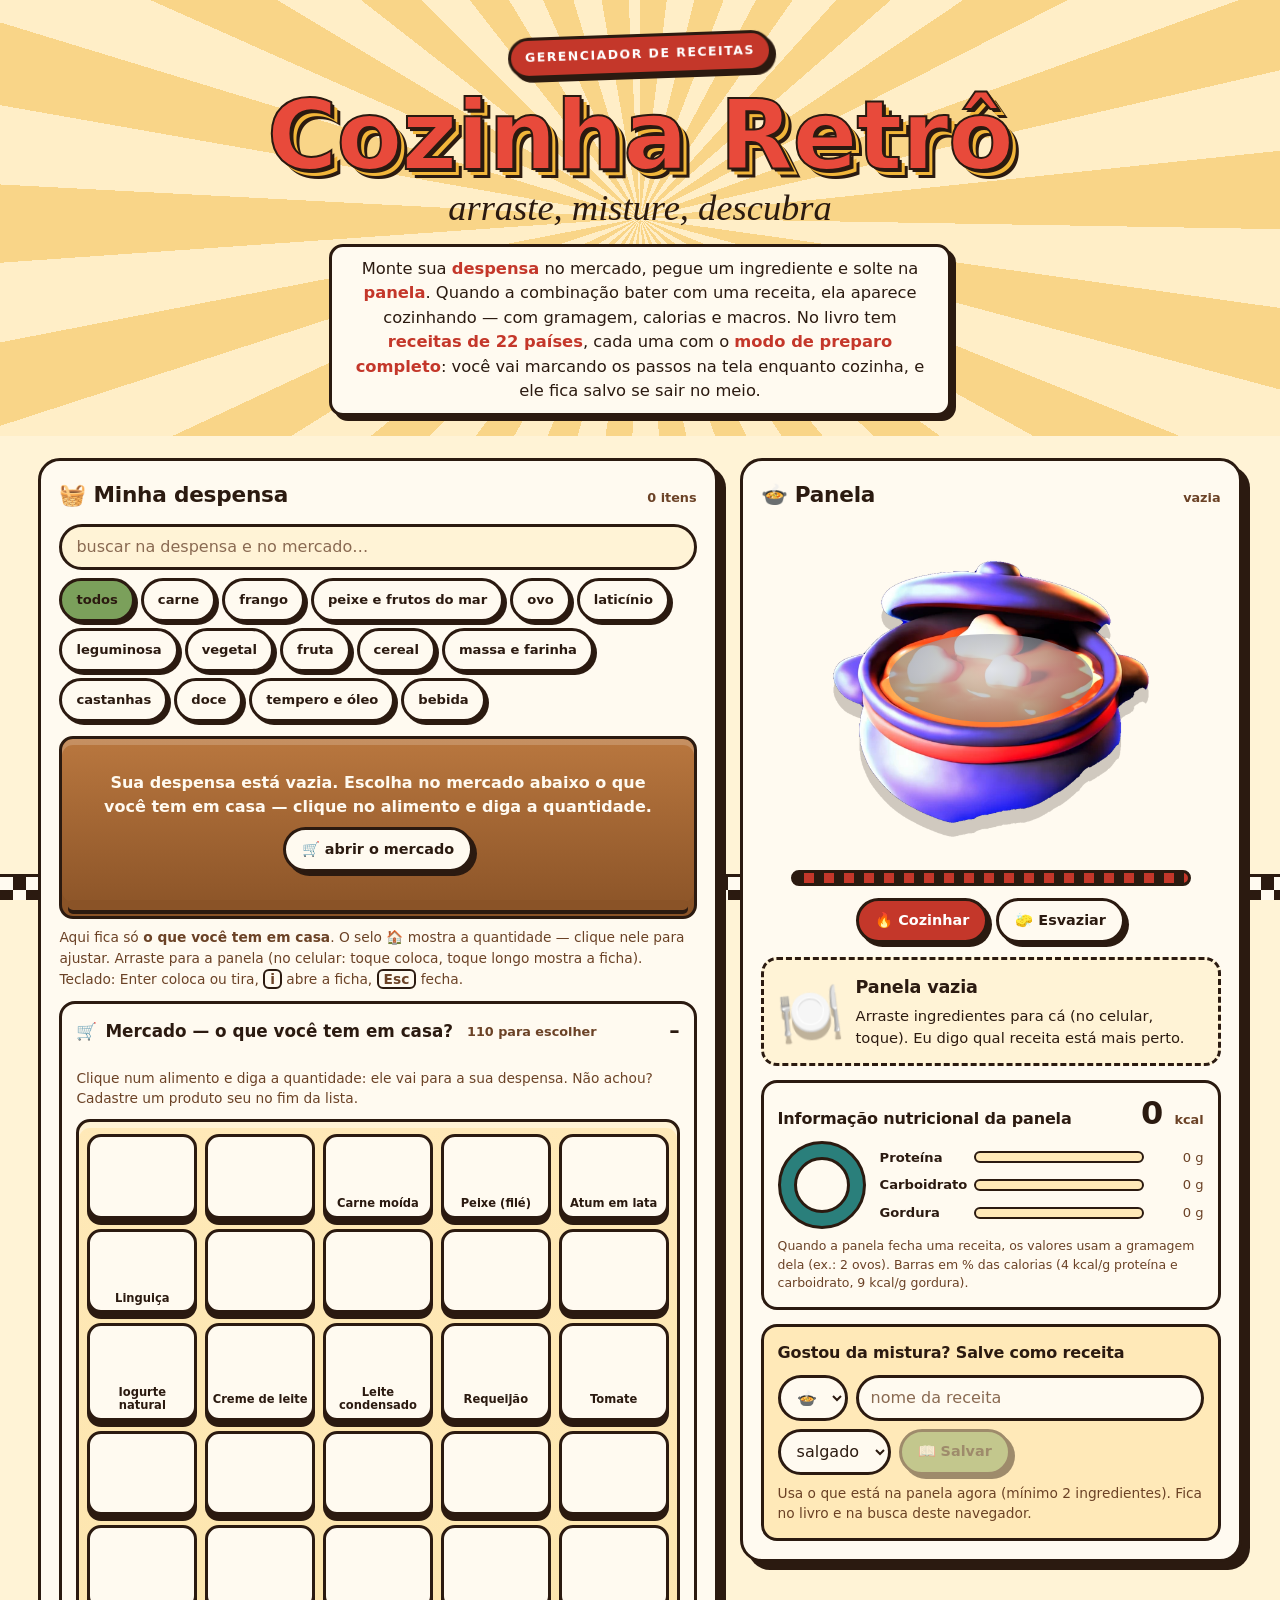
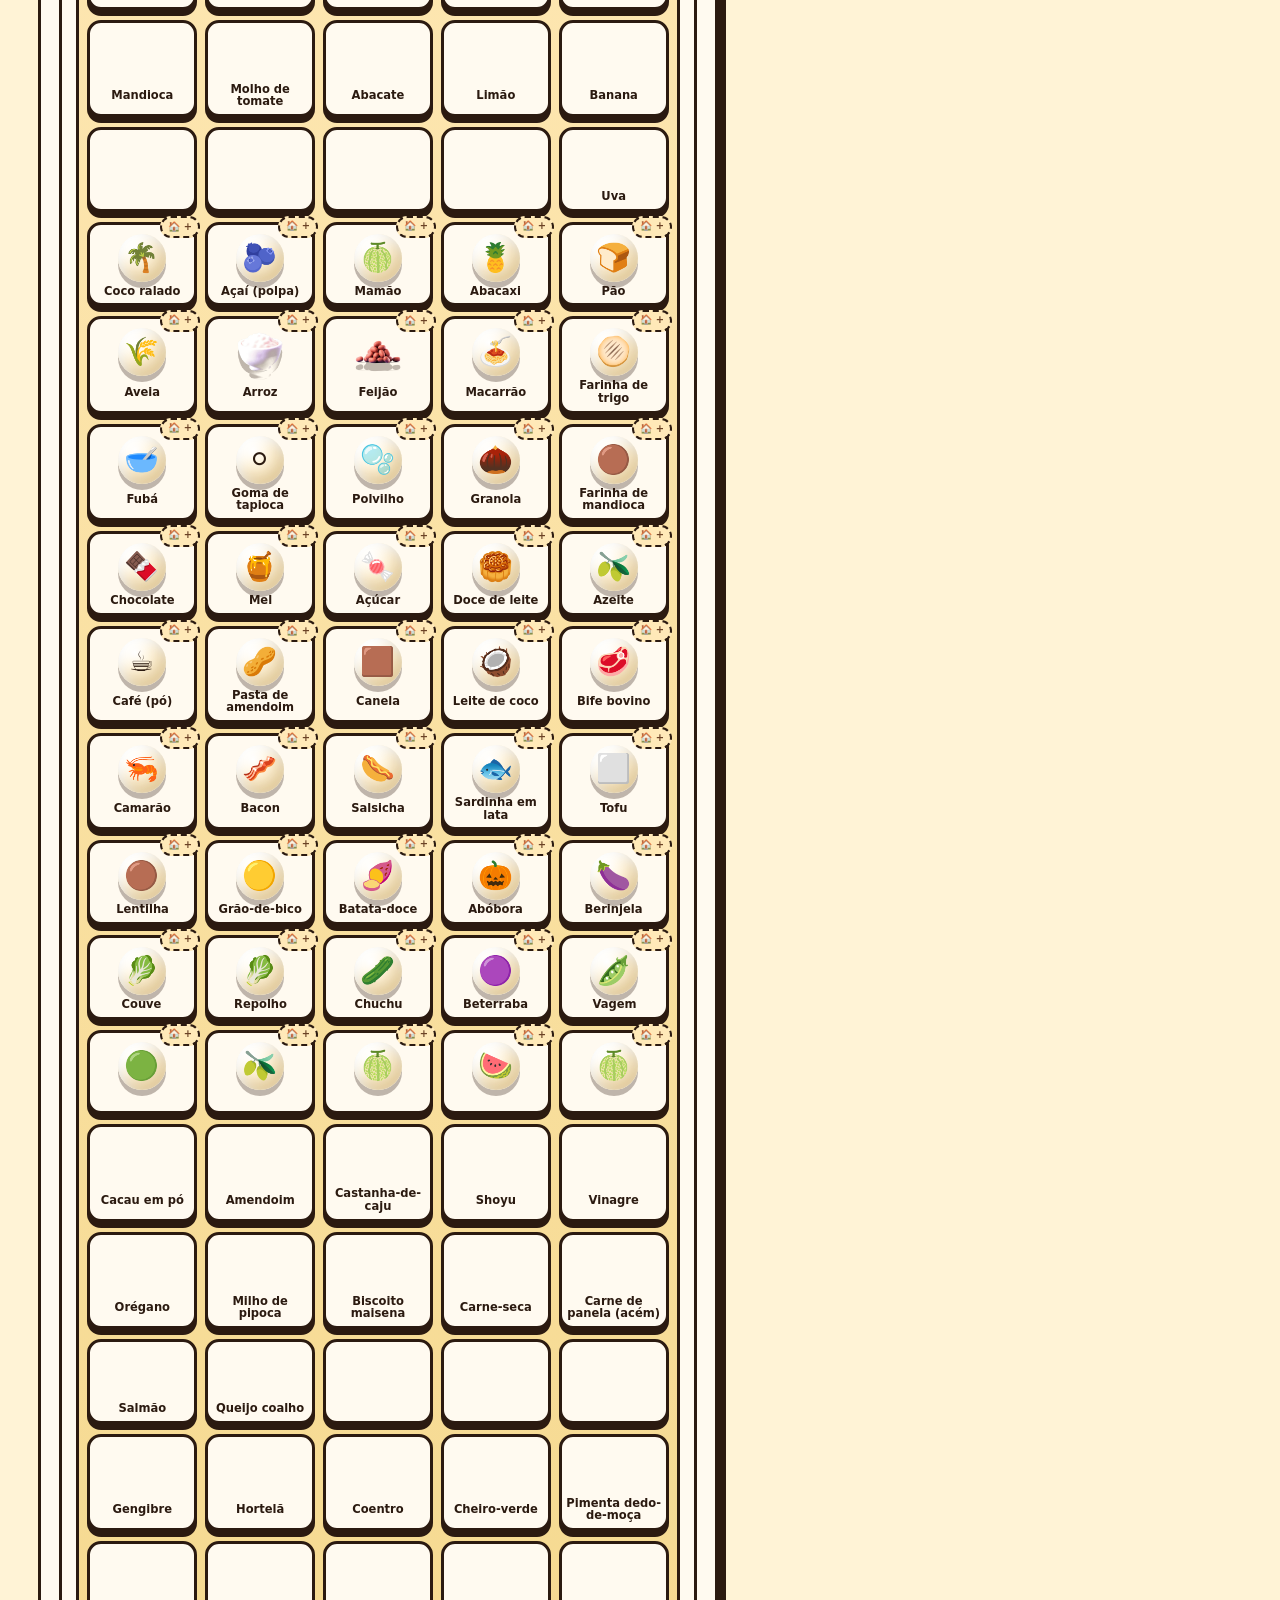
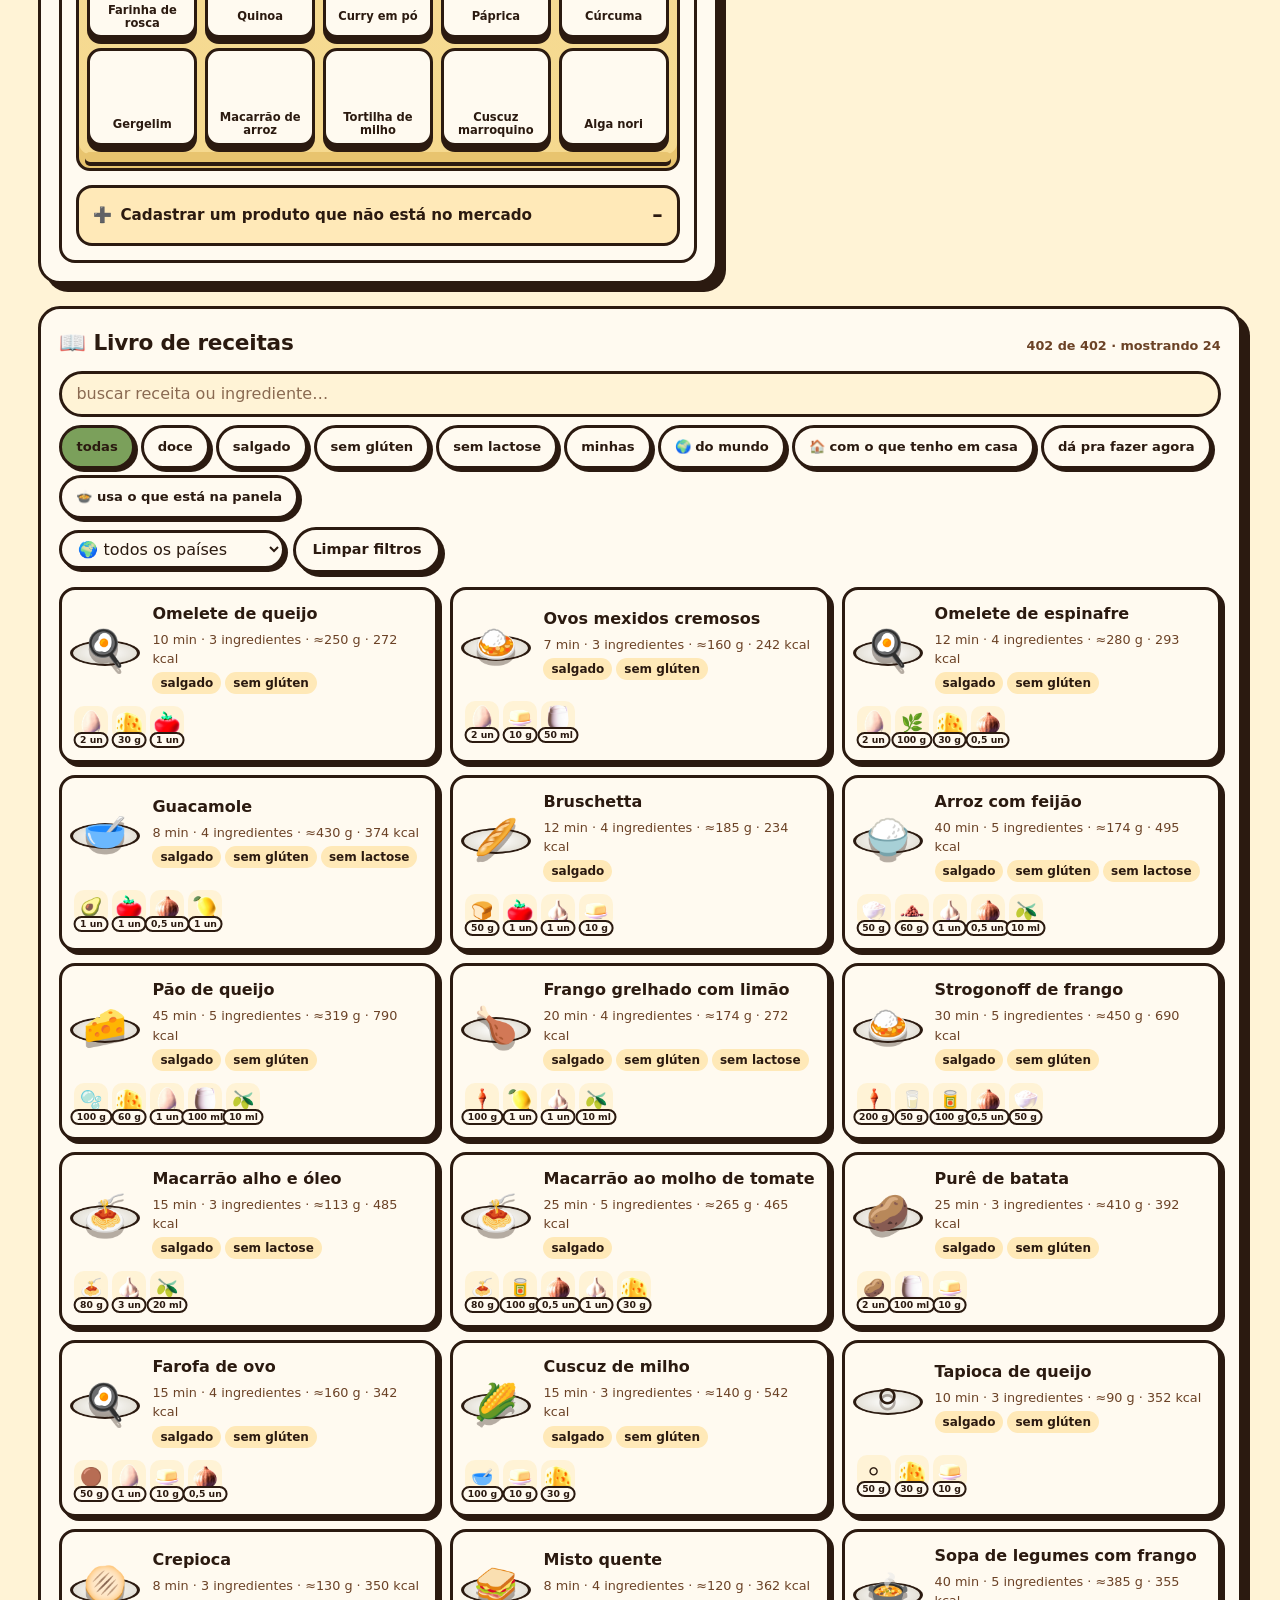
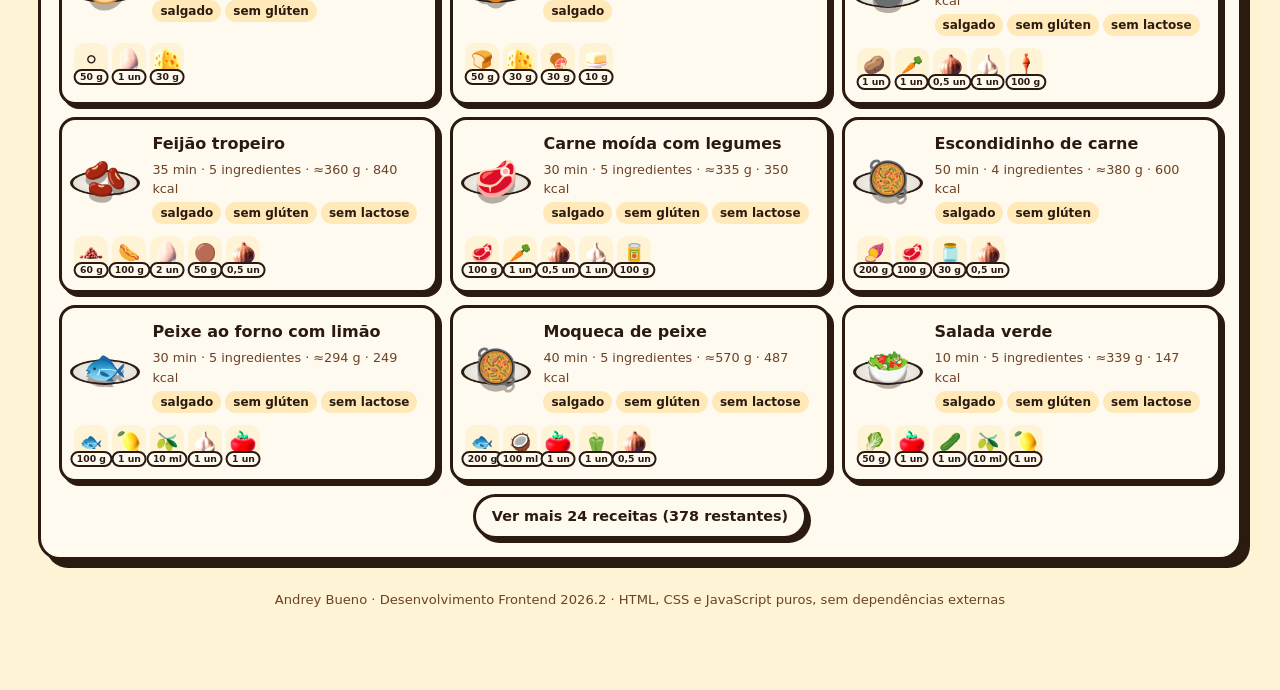
<file: gerenciador-de-receitas/index.html>
<!DOCTYPE html>
<html lang="pt-BR">
  <head>
    <meta charset="UTF-8">
    <meta name="viewport" content="width=device-width, initial-scale=1.0">
    <meta name="description" content="Gerenciador de receitas: arraste ingredientes, descubra receitas e veja os macros.">
    <title>Cozinha Retrô | Gerenciador de receitas</title>
    <link rel="stylesheet" href="styles.css">
    <!-- instalável: vira app na tela de início do iPhone e do Android, e abre offline -->
    <link rel="manifest" href="manifest.webmanifest">
    <meta name="theme-color" content="#e84a3b">
    <link rel="icon" href="assets/icone-192.png" sizes="192x192" type="image/png">
    <link rel="apple-touch-icon" href="assets/icone-180.png">
    <meta name="apple-mobile-web-app-capable" content="yes">
    <meta name="mobile-web-app-capable" content="yes">
    <meta name="apple-mobile-web-app-status-bar-style" content="default">
    <meta name="apple-mobile-web-app-title" content="Cozinha Retrô">
  </head>
  <body>
    <a class="skip-link" href="#cozinha">Pular para a cozinha</a>

    <header class="hero">
      <span class="badge">Gerenciador de receitas</span>
      <h1>Cozinha Retrô <span>arraste, misture, descubra</span></h1>
      <p>Monte sua <b>despensa</b> no mercado, pegue um ingrediente e solte na <b>panela</b>. Quando a combinação bater com uma receita, ela aparece cozinhando — com gramagem, calorias e macros. No livro tem <b>receitas de 22 países</b>, cada uma com o <b>modo de preparo completo</b>: você vai marcando os passos na tela enquanto cozinha, e ele fica salvo se sair no meio.</p>
    </header>

    <aside class="instalar" id="instalar" hidden>
      <span class="instalar__icone" aria-hidden="true">📲</span>
      <div class="instalar__texto">
        <b>Dá pra instalar no celular</b>
        <p id="instalar-como">No iPhone: botão <b>Compartilhar</b> → <b>Adicionar à Tela de Início</b>. Fica com ícone próprio e funciona sem internet.</p>
      </div>
      <button class="btn green sm" id="instalar-btn" type="button" hidden>Instalar</button>
      <button class="instalar__x" id="instalar-fechar" type="button" aria-label="Fechar aviso de instalação">✕</button>
    </aside>

    <p id="status" class="status" role="status" aria-live="polite"></p>

    <main id="app" hidden>
      <!-- ================= COZINHA ================= -->
      <section class="cozinha" id="cozinha" aria-labelledby="t-cozinha">
        <h2 id="t-cozinha" class="somente-leitor">Cozinha</h2>

        <div class="panel" aria-labelledby="t-prat">
          <div class="panel__cab"><h3 id="t-prat"><span aria-hidden="true">🧺</span> Minha despensa</h3><span class="count" id="cont-prat"></span></div>
          <form class="tools">
            <label class="somente-leitor" for="busca">Buscar ingrediente</label>
            <input id="busca" name="busca" type="search" placeholder="buscar na despensa e no mercado…" autocomplete="off">
            <div id="chips" role="group" aria-label="Filtrar por tipo"></div>
          </form>
          <div class="alertas" id="alertas" role="status" aria-live="polite" hidden></div>
          <div class="shelf-scene"><div class="shelf" id="shelf" role="group" aria-label="Ingredientes que tenho em casa" aria-describedby="dica-shelf"></div></div>
          <p class="hint" id="dica-shelf">Aqui fica só <b>o que você tem em casa</b>. O selo <b>🏠</b> mostra a quantidade — clique nele para ajustar. Arraste para a panela (no celular: toque coloca, toque longo mostra a ficha). Teclado: Enter coloca ou tira, <kbd>i</kbd> abre a ficha, <kbd>Esc</kbd> fecha.</p>

          <details class="cadastro mercado" id="mercado">
            <summary><span aria-hidden="true">🛒</span> Mercado — o que você tem em casa? <span class="count" id="cont-mercado"></span></summary>
            <div class="mercado__corpo">
              <p class="hint">Clique num alimento e diga a quantidade: ele vai para a sua despensa. Não achou? Cadastre um produto seu no fim da lista.</p>
              <div class="shelf shelf--mercado" id="catalogo" role="group" aria-label="Mercado: ingredientes para escolher"></div>
            </div>
            <details class="cadastro cadastro--produto">
              <summary><span aria-hidden="true">➕</span> Cadastrar um produto que não está no mercado</summary>
            <form id="form-produto" class="cadastro__form" autocomplete="off">
              <div class="campos">
                <label class="campo campo--curto"><span>Ícone</span><input id="prod-emoji" name="emoji" list="emojis" placeholder="🥫" maxlength="4"></label>
                <datalist id="emojis"><option value="🥫"><option value="🍗"><option value="🥩"><option value="🐟"><option value="🍚"><option value="🍝"><option value="🥔"><option value="🥕"><option value="🌽"><option value="🥦"><option value="🫘"><option value="🧂"><option value="🫒"><option value="🥜"><option value="🍇"><option value="🍊"><option value="🥭"><option value="🧃"><option value="☕"><option value="🍪"></datalist>
                <label class="campo campo--largo"><span>Nome do produto</span><input id="prod-nome" name="nome" type="text" placeholder="ex.: frango, arroz, iogurte" maxlength="30" required></label>
                <label class="campo"><span>Tipo</span><select id="prod-tipo" name="tipo"><option value="carne">carne</option><option value="frango">frango</option><option value="peixe">peixe e frutos do mar</option><option value="ovo">ovo</option><option value="laticinio">laticínio</option><option value="leguminosa">leguminosa</option><option value="vegetal">vegetal</option><option value="fruta">fruta</option><option value="cereal">cereal</option><option value="massa">massa e farinha</option><option value="oleaginosa">castanhas</option><option value="doce">doce</option><option value="tempero">tempero e óleo</option><option value="bebida">bebida</option></select></label>
              </div>
              <fieldset class="grupo">
                <legend>Medidas e estoque</legend>
                <div class="campos">
                  <label class="campo"><span>Unidade</span><select name="unidade"><option value="g">gramas (g)</option><option value="ml">mililitros (ml)</option><option value="un">unidades (un)</option></select></label>
                  <label class="campo"><span>Porção (por receita)</span><input name="porcaoQtd" type="number" min="0" step="1" placeholder="100"></label>
                  <label class="campo"><span>Gramas por unidade</span><input name="gramasUn" type="number" min="0" step="1" placeholder="só p/ unidades"></label>
                  <label class="campo"><span>Quanto tenho em casa</span><input name="qtd" type="number" min="0" step="1" placeholder="500"></label>
                </div>
              </fieldset>
              <fieldset class="grupo">
                <legend>Nutrição por porção <small>(opcional)</small></legend>
                <div class="campos">
                  <label class="campo campo--num"><span>kcal</span><input name="kcal" type="number" min="0" step="1" placeholder="0"></label>
                  <label class="campo campo--num"><span>Proteína (g)</span><input name="p" type="number" min="0" step="0.1" placeholder="0"></label>
                  <label class="campo campo--num"><span>Carboidrato (g)</span><input name="c" type="number" min="0" step="0.1" placeholder="0"></label>
                  <label class="campo campo--num"><span>Gordura (g)</span><input name="g" type="number" min="0" step="0.1" placeholder="0"></label>
                  <label class="check"><input name="gluten" type="checkbox"> tem glúten</label>
                  <label class="check"><input name="lactose" type="checkbox"> tem lactose</label>
                </div>
              </fieldset>
              <div class="salvar__linha">
                <button class="btn green" type="submit">➕ Adicionar à despensa</button>
                <p class="hint">“Porção” é quanto uma receita usa de cada vez; “quanto tenho” é o estoque — ele baixa a cada 🔥 Cozinhar e avisa quando estiver acabando.</p>
              </div>
            </form>
            </details>
          </details>
        </div>

        <div class="panel" role="group" aria-labelledby="t-panela">
          <div class="panel__cab"><h3 id="t-panela"><span aria-hidden="true">🍲</span> Panela</h3><span class="count" id="cont-pan">vazia</span></div>
          <div class="pot-scene">
            <div class="pot" id="pot">
              <img class="panela-3d" id="panela-3d" src="assets/panela.webp" alt="" draggable="false">
              <span class="tampa" aria-hidden="true"></span>
              <span class="alca esq" aria-hidden="true"></span><span class="alca dir" aria-hidden="true"></span>
              <span class="colher" aria-hidden="true"></span>
              <div class="vapor" aria-hidden="true"><i></i><i></i><i></i></div>
              <div class="caldo vazio" id="caldo"><span class="bolha" style="left:20%"></span><span class="bolha" style="left:55%;animation-delay:-1s"></span><span class="bolha" style="left:78%;animation-delay:-.5s"></span></div>
              <div class="itens" id="pot-itens" role="group" aria-label="Ingredientes na panela"></div>
            </div>
          </div>
          <div class="burner" aria-hidden="true"></div>
          <div class="pot-actions">
            <button class="btn red" id="cozinhar" type="button">🔥 Cozinhar</button>
            <button class="btn ghostb" id="limpar" type="button">🧽 Esvaziar</button>
          </div>
          <div class="resultado" id="resultado" role="status" aria-live="polite"></div>
          <section class="sugestoes" id="sugestoes" aria-labelledby="t-sug" hidden>
            <div class="sugestoes__cab"><h4 id="t-sug"><span aria-hidden="true">💡</span> O que essa panela alcança</h4><span class="count" id="cont-sug"></span></div>
            <p class="sug-aviso" id="sug-aviso" hidden></p>
            <div class="sugestoes__lista" id="sug-lista" role="group" aria-label="Receitas que usam o que está na panela"></div>
          </section>

          <div class="nutri" aria-live="polite" aria-atomic="true">
            <div class="nutri__cab"><h4 id="nutri-titulo">Informação nutricional da panela</h4><span class="kcal-big"><span id="n-kcal">0</span> <small>kcal</small></span></div>
            <div class="macros">
              <span class="donut" id="donut" style="--p:0%;--c:0%" role="img" aria-label="Proporção de macros"></span>
              <div class="bars">
                <div class="bar p"><b>Proteína</b><span class="trilho"><span class="fill" id="b-p"></span></span><span class="val" id="v-p">0 g</span></div>
                <div class="bar c"><b>Carboidrato</b><span class="trilho"><span class="fill" id="b-c"></span></span><span class="val" id="v-c">0 g</span></div>
                <div class="bar f"><b>Gordura</b><span class="trilho"><span class="fill" id="b-f"></span></span><span class="val" id="v-f">0 g</span></div>
              </div>
            </div>
            <p class="note">Quando a panela fecha uma receita, os valores usam a gramagem dela (ex.: 2 ovos). Barras em % das calorias (4 kcal/g proteína e carboidrato, 9 kcal/g gordura).</p>
          </div>

          <form class="salvar" id="form-receita" aria-labelledby="t-salvar">
            <h4 id="t-salvar">Gostou da mistura? Salve como receita</h4>
            <div class="salvar__linha">
              <label class="somente-leitor" for="emoji-receita">Ícone</label>
              <select id="emoji-receita" aria-label="Ícone da receita"><option>🍲</option><option>🥗</option><option>🍝</option><option>🥪</option><option>🍰</option><option>🥤</option><option>🍛</option><option>🌮</option></select>
              <label class="somente-leitor" for="nome-receita">Nome da receita</label>
              <input id="nome-receita" type="text" placeholder="nome da receita" maxlength="40" autocomplete="off">
              <select id="sabor-receita" aria-label="Sabor"><option value="salgado">salgado</option><option value="doce">doce</option></select>
              <button class="btn green" id="salvar-receita" type="submit" disabled>📖 Salvar</button>
            </div>
            <p class="hint">Usa o que está na panela agora (mínimo 2 ingredientes). Fica no livro e na busca deste navegador.</p>
          </form>
        </div>
      </section>

      <!-- ================= LIVRO ================= -->
      <section class="livro" aria-labelledby="t-livro" id="livro">
        <div class="panel">
          <div class="panel__cab"><h3 id="t-livro"><span aria-hidden="true">📖</span> Livro de receitas</h3><span class="count" id="cont-livro"></span></div>
          <form class="tools">
            <label class="somente-leitor" for="busca-receita">Buscar receita</label>
            <input id="busca-receita" type="search" placeholder="buscar receita ou ingrediente…" autocomplete="off">
            <div role="group" aria-label="Filtrar receitas">
              <button class="chip" type="button" data-rf="todas">todas</button>
              <button class="chip" type="button" data-rf="doce">doce</button>
              <button class="chip" type="button" data-rf="salgado">salgado</button>
              <button class="chip" type="button" data-rf="sem-gluten">sem glúten</button>
              <button class="chip" type="button" data-rf="sem-lactose">sem lactose</button>
              <button class="chip" type="button" data-rf="minha">minhas</button>
              <button class="chip" type="button" data-rf="do-mundo">🌍 do mundo</button>
              <button class="chip" type="button" data-rf="em-casa">🏠 com o que tenho em casa</button>
              <button class="chip" type="button" data-rf="da-para-fazer">dá pra fazer agora</button>
              <button class="chip" type="button" data-rf="usa-panela">🍲 usa o que está na panela</button>
            </div>
            <label class="campo campo--pais"><span class="somente-leitor">País</span>
              <select id="filtro-pais" aria-label="Filtrar por país"><option value="todos">🌍 todos os países</option></select>
            </label>
            <button class="btn ghostb" id="limpar-filtros" type="button">Limpar filtros</button>
          </form>
          <div class="book" id="book"></div>
          <div class="ficha" id="ficha" aria-live="polite"></div>
        </div>
      </section>
    </main>

    <footer class="rodape-pagina"><p>Andrey Bueno <span aria-hidden="true">·</span> Desenvolvimento Frontend 2026.2 <span aria-hidden="true">·</span> HTML, CSS e JavaScript puros, sem dependências externas</p></footer>

    <div class="pop" id="pop" role="dialog" aria-labelledby="pop-titulo" tabindex="-1"></div>
    <div class="toast" id="toast" role="status" aria-live="polite"></div>
    <div class="confetti" id="confetti" aria-hidden="true"></div>
    <a class="dock" id="dock" href="#pot" hidden><span aria-hidden="true">🍲</span> <b id="dock-count">0</b> na panela · ver</a>
    <div class="floor" aria-hidden="true"></div>

    <script type="module" src="js/main.js"></script>
  </body>
</html>
</file>
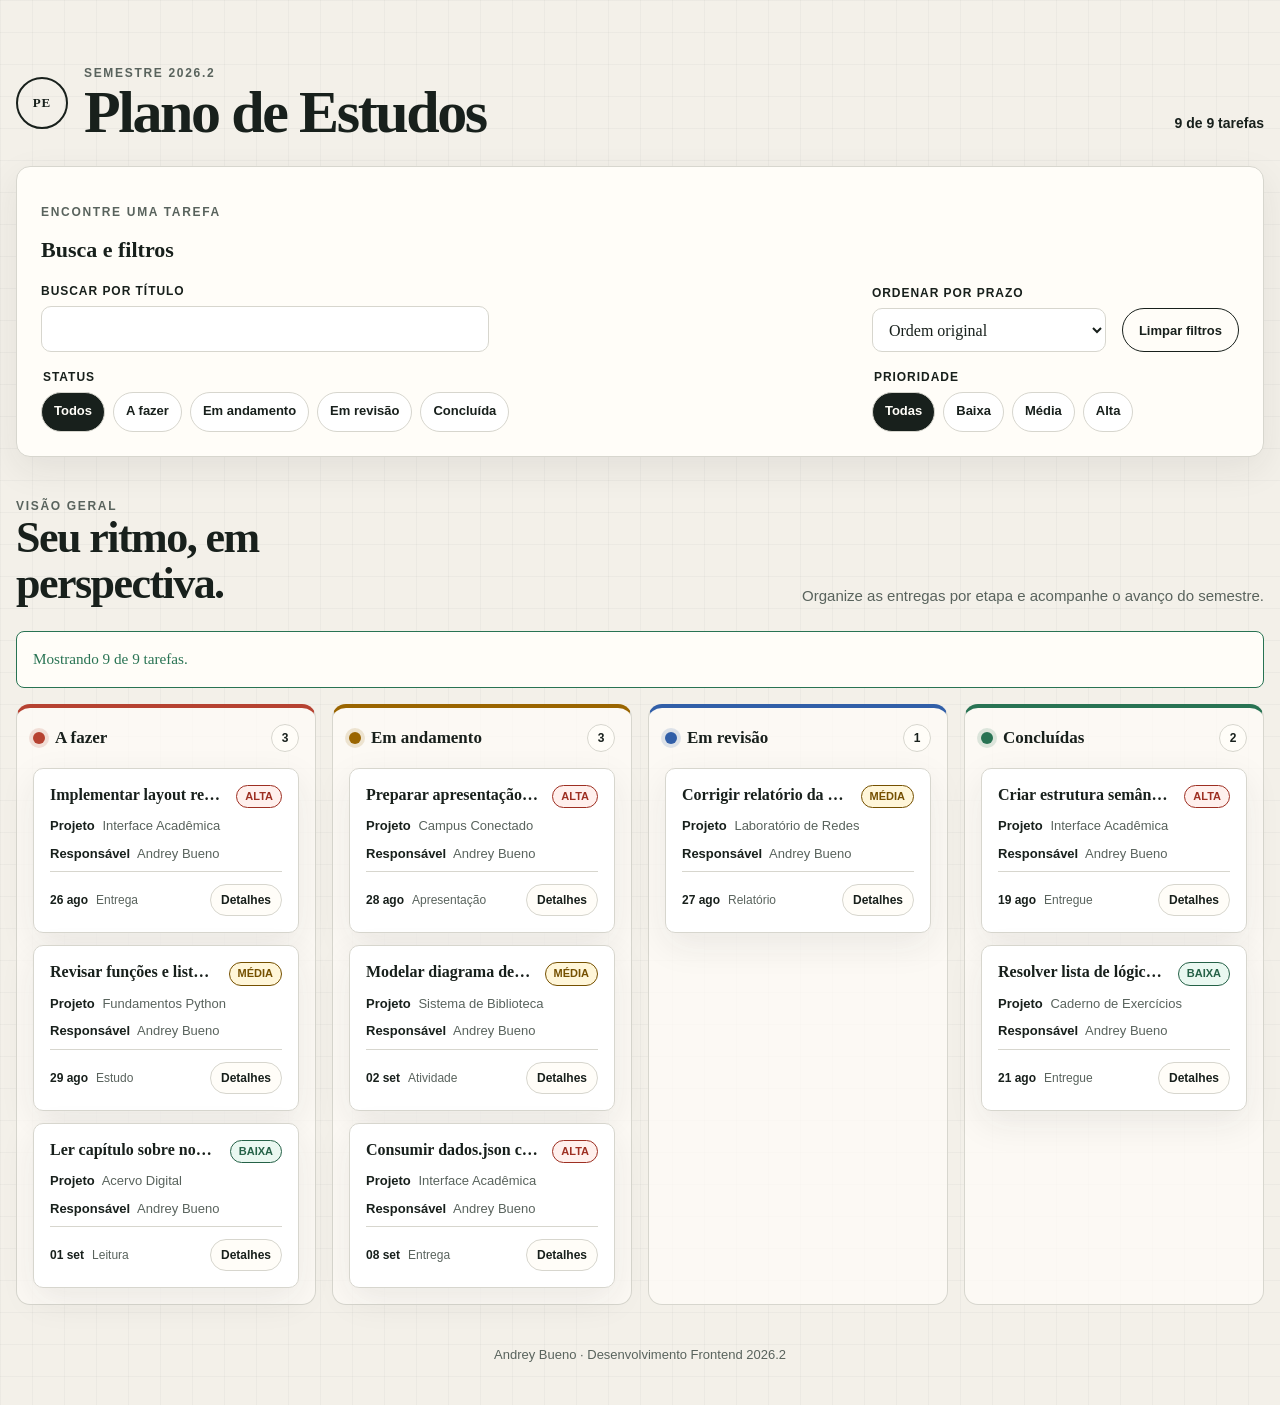
<file: gerenciador-de-tarefas/index.html>
<!DOCTYPE html>
<html lang="pt-BR">
  <head>
    <meta charset="UTF-8">
    <meta name="viewport" content="width=device-width, initial-scale=1.0">
    <meta
      name="description"
      content="Quadro acadêmico com busca, filtros e ordenação de tarefas."
    >
    <title>Plano de Estudos | Quadro Acadêmico</title>
    <link rel="stylesheet" href="styles.css">
  </head>
  <body>
    <a class="skip-link" href="#quadro">Pular para o quadro</a>

    <header class="cabecalho">
      <div class="cabecalho__marca">
        <span class="cabecalho__simbolo" aria-hidden="true">PE</span>
        <div>
          <p class="cabecalho__legenda">Semestre 2026.2</p>
          <h1>Plano de Estudos</h1>
        </div>
      </div>

      <div class="cabecalho__resumo">
        <strong id="total-tarefas">…</strong>
      </div>
    </header>

    <main class="conteudo" id="quadro">
      <section class="controles" aria-labelledby="titulo-controles">
        <div class="controles__titulo">
          <p class="introducao__marcador">Encontre uma tarefa</p>
          <h2 id="titulo-controles">Busca e filtros</h2>
        </div>

        <form class="filtros" action="#quadro" method="get">
          <div class="campo-busca">
            <label for="busca">Buscar por título</label>
            <input id="busca" name="busca" type="search" autocomplete="off">
          </div>

          <fieldset>
            <legend>Status</legend>
            <div class="opcoes">
              <input id="status-todos" name="status" type="radio" value="todos" checked>
              <label for="status-todos">Todos</label>
              <input id="status-fazer" name="status" type="radio" value="a-fazer">
              <label for="status-fazer">A fazer</label>
              <input id="status-andamento" name="status" type="radio" value="em-andamento">
              <label for="status-andamento">Em andamento</label>
              <input id="status-revisao" name="status" type="radio" value="em-revisao">
              <label for="status-revisao">Em revisão</label>
              <input id="status-concluida" name="status" type="radio" value="concluidas">
              <label for="status-concluida">Concluída</label>
            </div>
          </fieldset>

          <fieldset>
            <legend>Prioridade</legend>
            <div class="opcoes">
              <input id="prioridade-todas" name="prioridade" type="radio" value="todas" checked>
              <label for="prioridade-todas">Todas</label>
              <input id="prioridade-baixa" name="prioridade" type="radio" value="baixa">
              <label for="prioridade-baixa">Baixa</label>
              <input id="prioridade-media" name="prioridade" type="radio" value="media">
              <label for="prioridade-media">Média</label>
              <input id="prioridade-alta" name="prioridade" type="radio" value="alta">
              <label for="prioridade-alta">Alta</label>
            </div>
          </fieldset>

          <div class="filtros__acoes">
            <div class="campo-ordenacao">
              <label for="ordenacao">Ordenar por prazo</label>
              <select id="ordenacao" name="ordenacao">
                <option value="original" selected>Ordem original</option>
                <option value="prazo-asc">Prazo mais próximo primeiro</option>
                <option value="prazo-desc">Prazo mais distante primeiro</option>
              </select>
            </div>

            <button id="limpar-filtros" class="botao-limpar" type="button">
              Limpar filtros
            </button>
          </div>
        </form>
      </section>

      <div class="introducao">
        <div>
          <p class="introducao__marcador">Visão geral</p>
          <h2>Seu ritmo, em perspectiva.</h2>
        </div>
        <p>Organize as entregas por etapa e acompanhe o avanço do semestre.</p>
      </div>

      <p id="status" class="status" role="status" aria-live="polite"></p>

      <div class="quadro">
        <section class="coluna coluna--a-fazer" id="a-fazer" aria-labelledby="titulo-a-fazer">
          <header class="coluna__cabecalho">
            <span class="coluna__indicador" aria-hidden="true"></span>
            <h3 id="titulo-a-fazer">A fazer</h3>
            <span class="coluna__quantidade" aria-hidden="true">0</span>
            <span class="somente-leitor">0 tarefas</span>
          </header>

          <ul class="coluna__tarefas">
          </ul>
        </section>

        <section class="coluna coluna--andamento" id="em-andamento" aria-labelledby="titulo-andamento">
          <header class="coluna__cabecalho">
            <span class="coluna__indicador" aria-hidden="true"></span>
            <h3 id="titulo-andamento">Em andamento</h3>
            <span class="coluna__quantidade" aria-hidden="true">0</span>
            <span class="somente-leitor">0 tarefas</span>
          </header>

          <ul class="coluna__tarefas">
          </ul>
        </section>

        <section class="coluna coluna--revisao" id="em-revisao" aria-labelledby="titulo-revisao">
          <header class="coluna__cabecalho">
            <span class="coluna__indicador" aria-hidden="true"></span>
            <h3 id="titulo-revisao">Em revisão</h3>
            <span class="coluna__quantidade" aria-hidden="true">0</span>
            <span class="somente-leitor">0 tarefas</span>
          </header>

          <ul class="coluna__tarefas">
          </ul>
        </section>

        <section class="coluna coluna--concluida" id="concluidas" aria-labelledby="titulo-concluidas">
          <header class="coluna__cabecalho">
            <span class="coluna__indicador" aria-hidden="true"></span>
            <h3 id="titulo-concluidas">Concluídas</h3>
            <span class="coluna__quantidade" aria-hidden="true">0</span>
            <span class="somente-leitor">0 tarefas</span>
          </header>

          <ul class="coluna__tarefas">
          </ul>
        </section>
      </div>
    </main>

    <footer class="rodape-pagina">
      <p>Andrey Bueno <span aria-hidden="true">·</span> Desenvolvimento Frontend 2026.2</p>
    </footer>
    <script type="module" src="js/main.js"></script>
  </body>
</html>
</file>
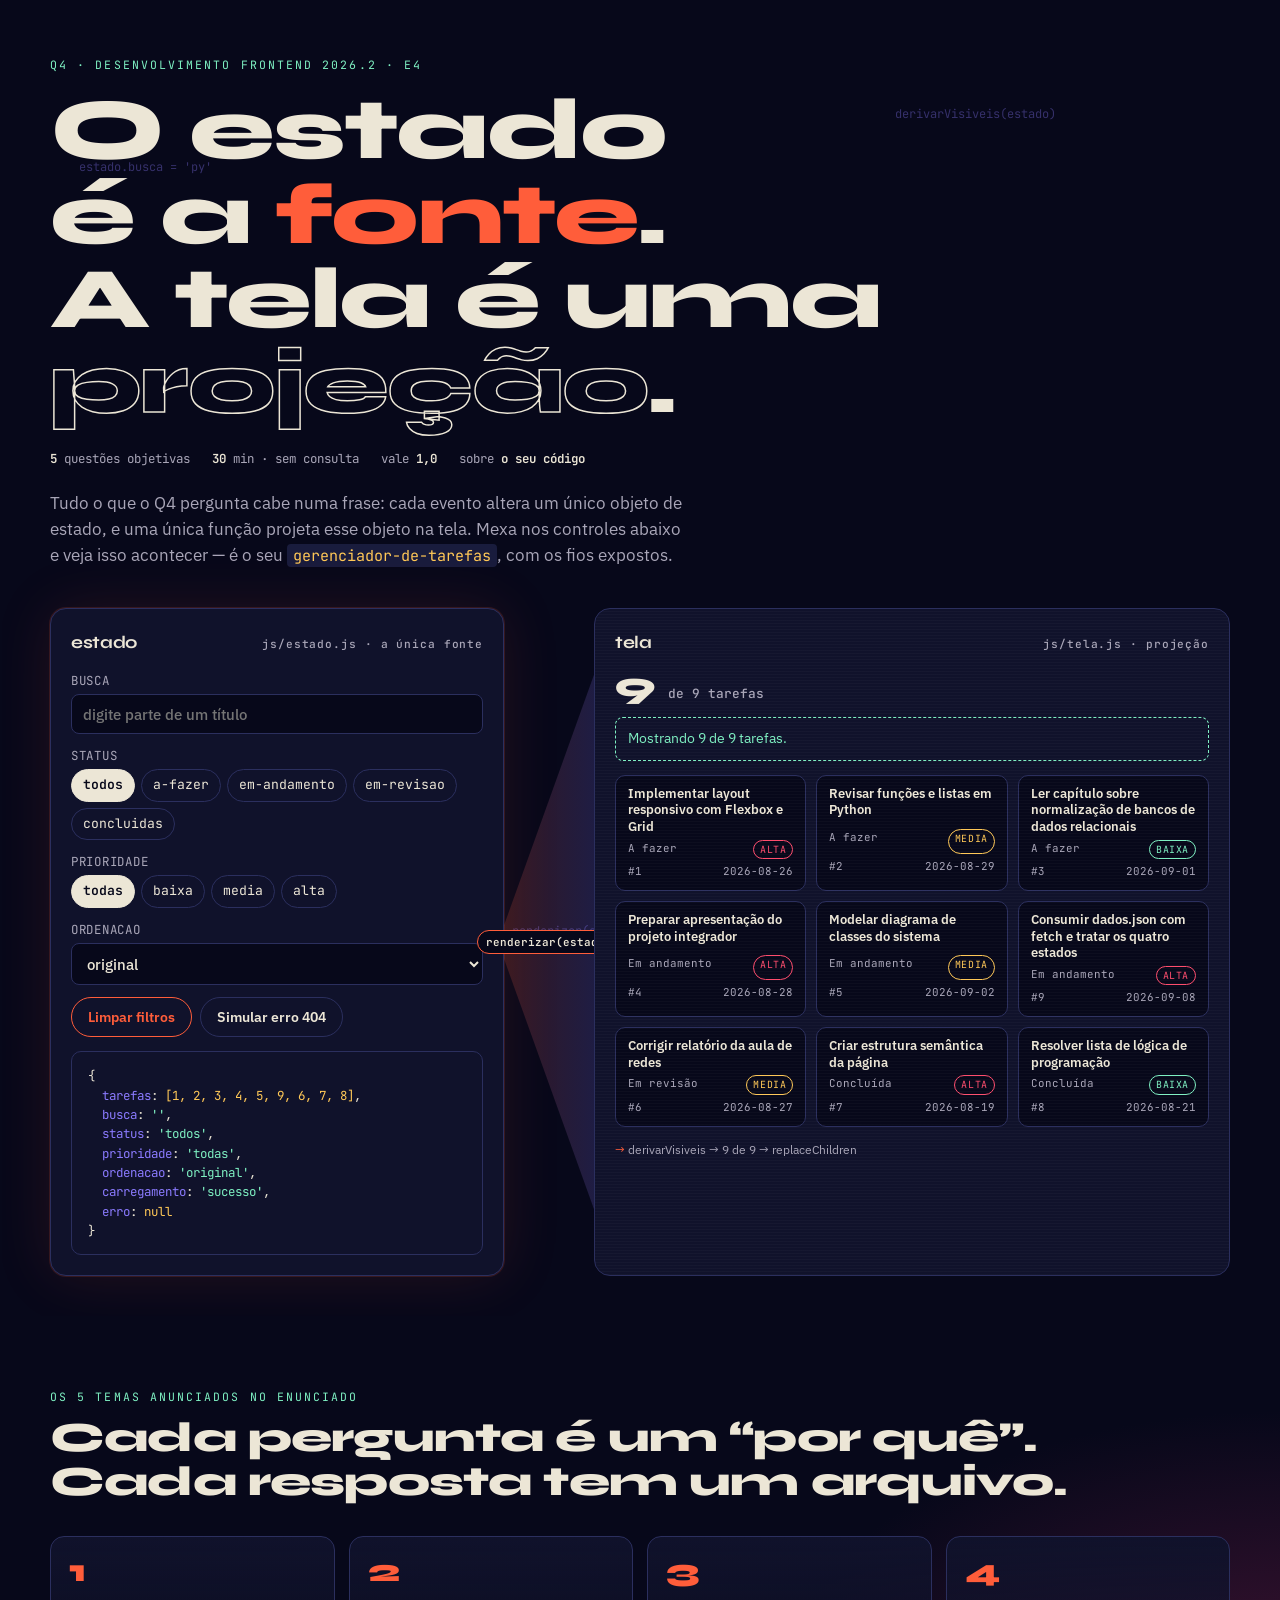
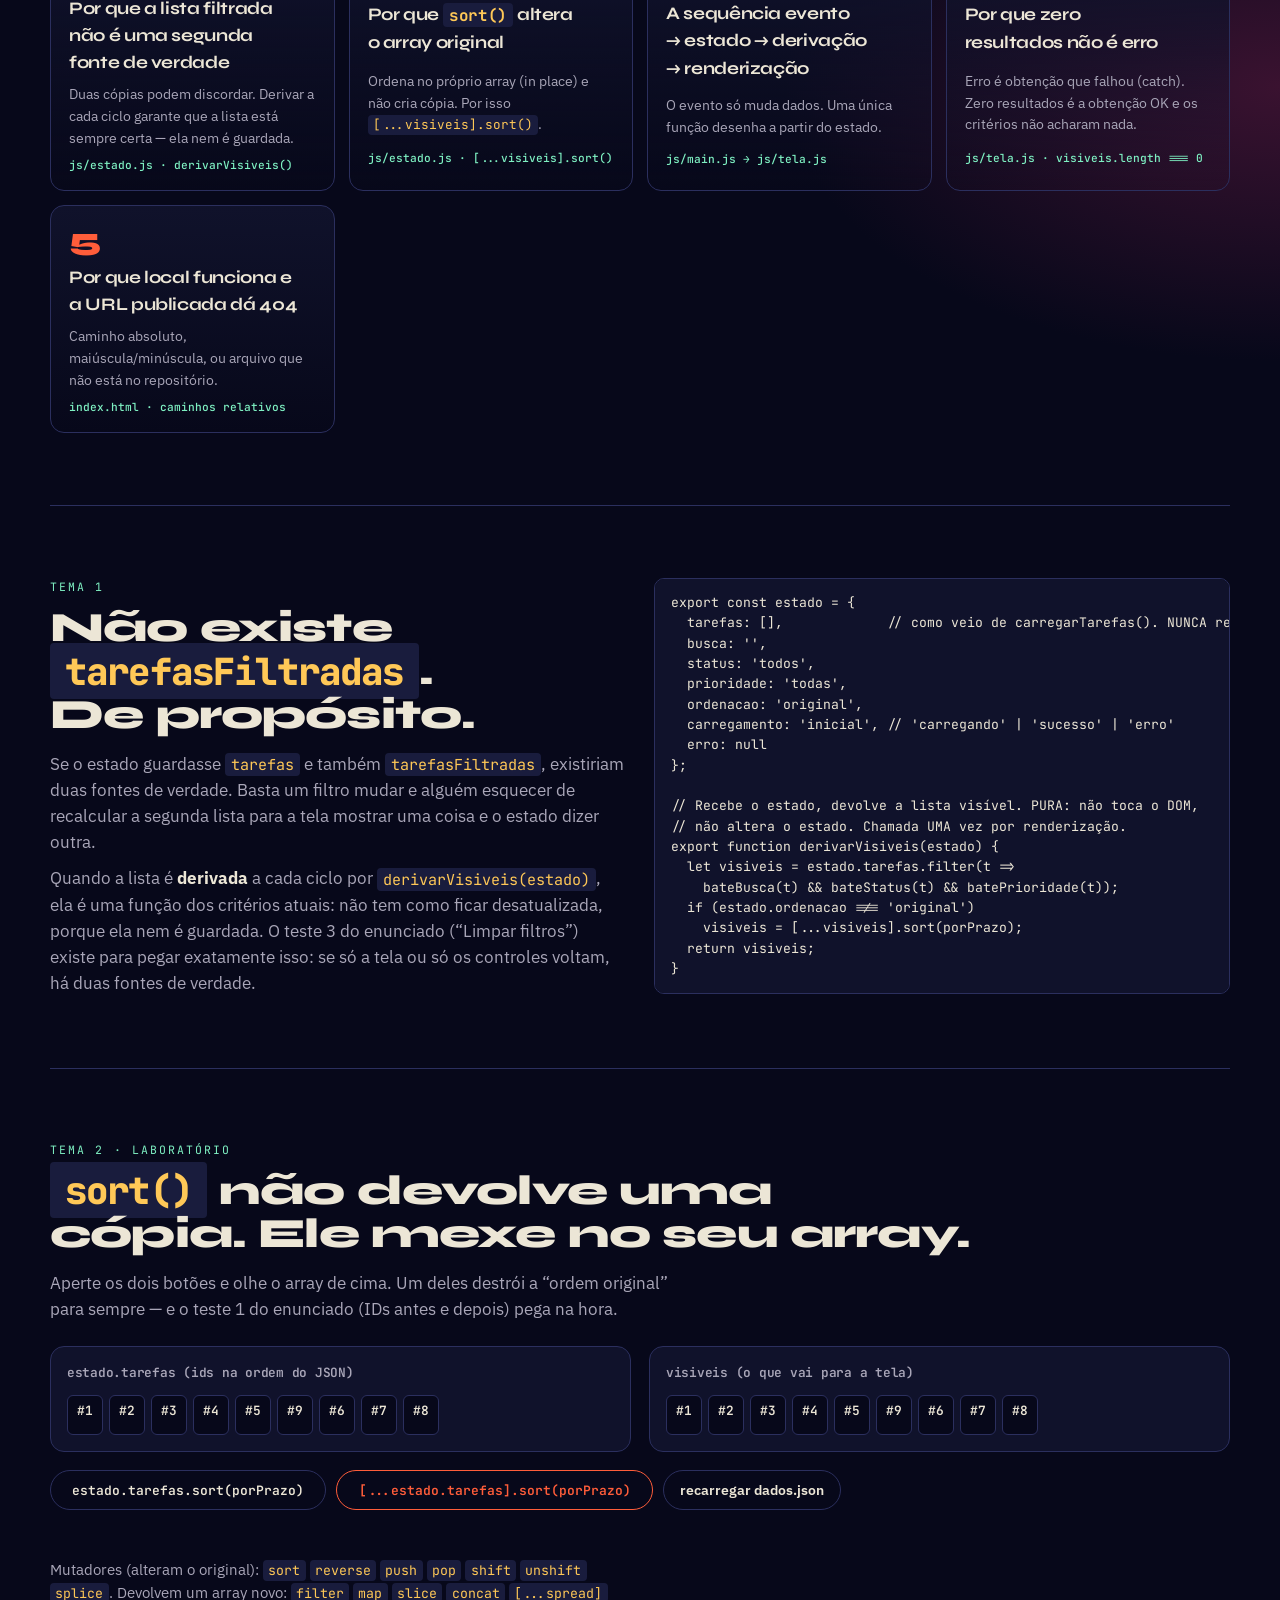
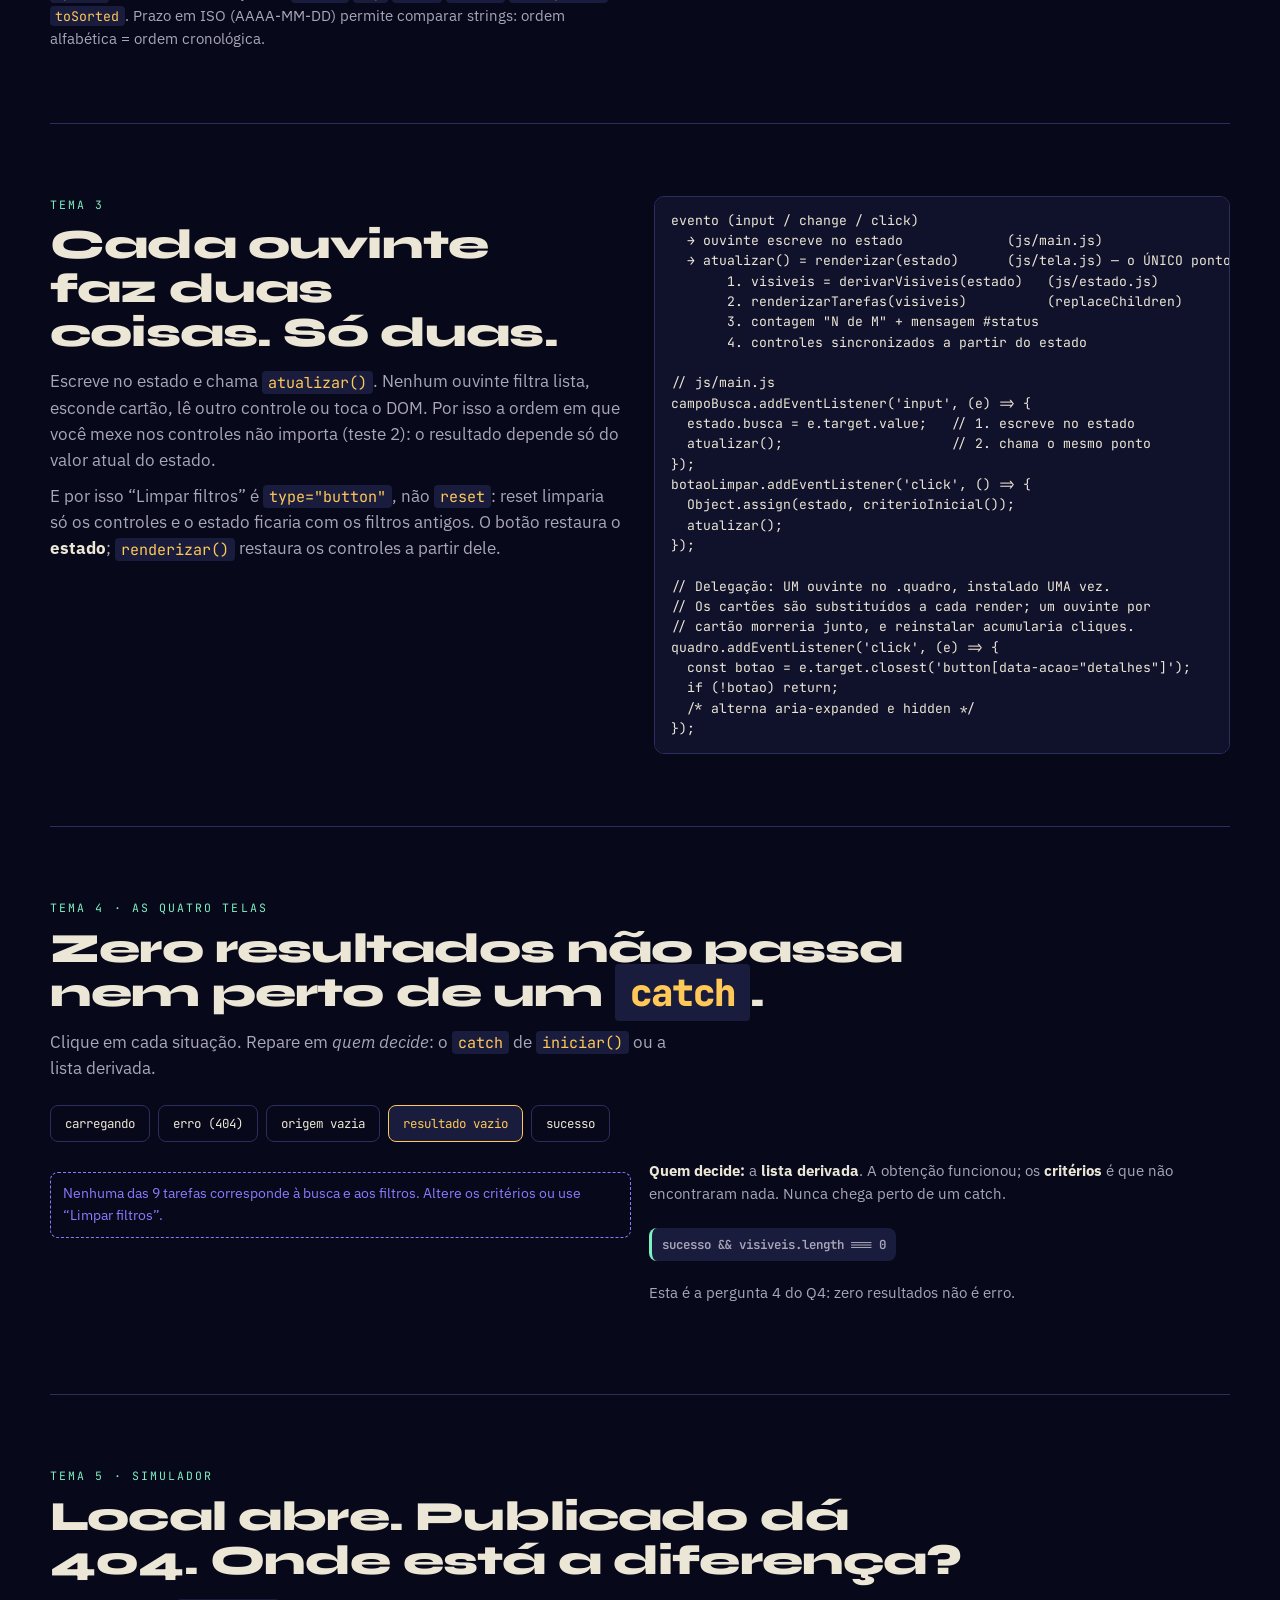
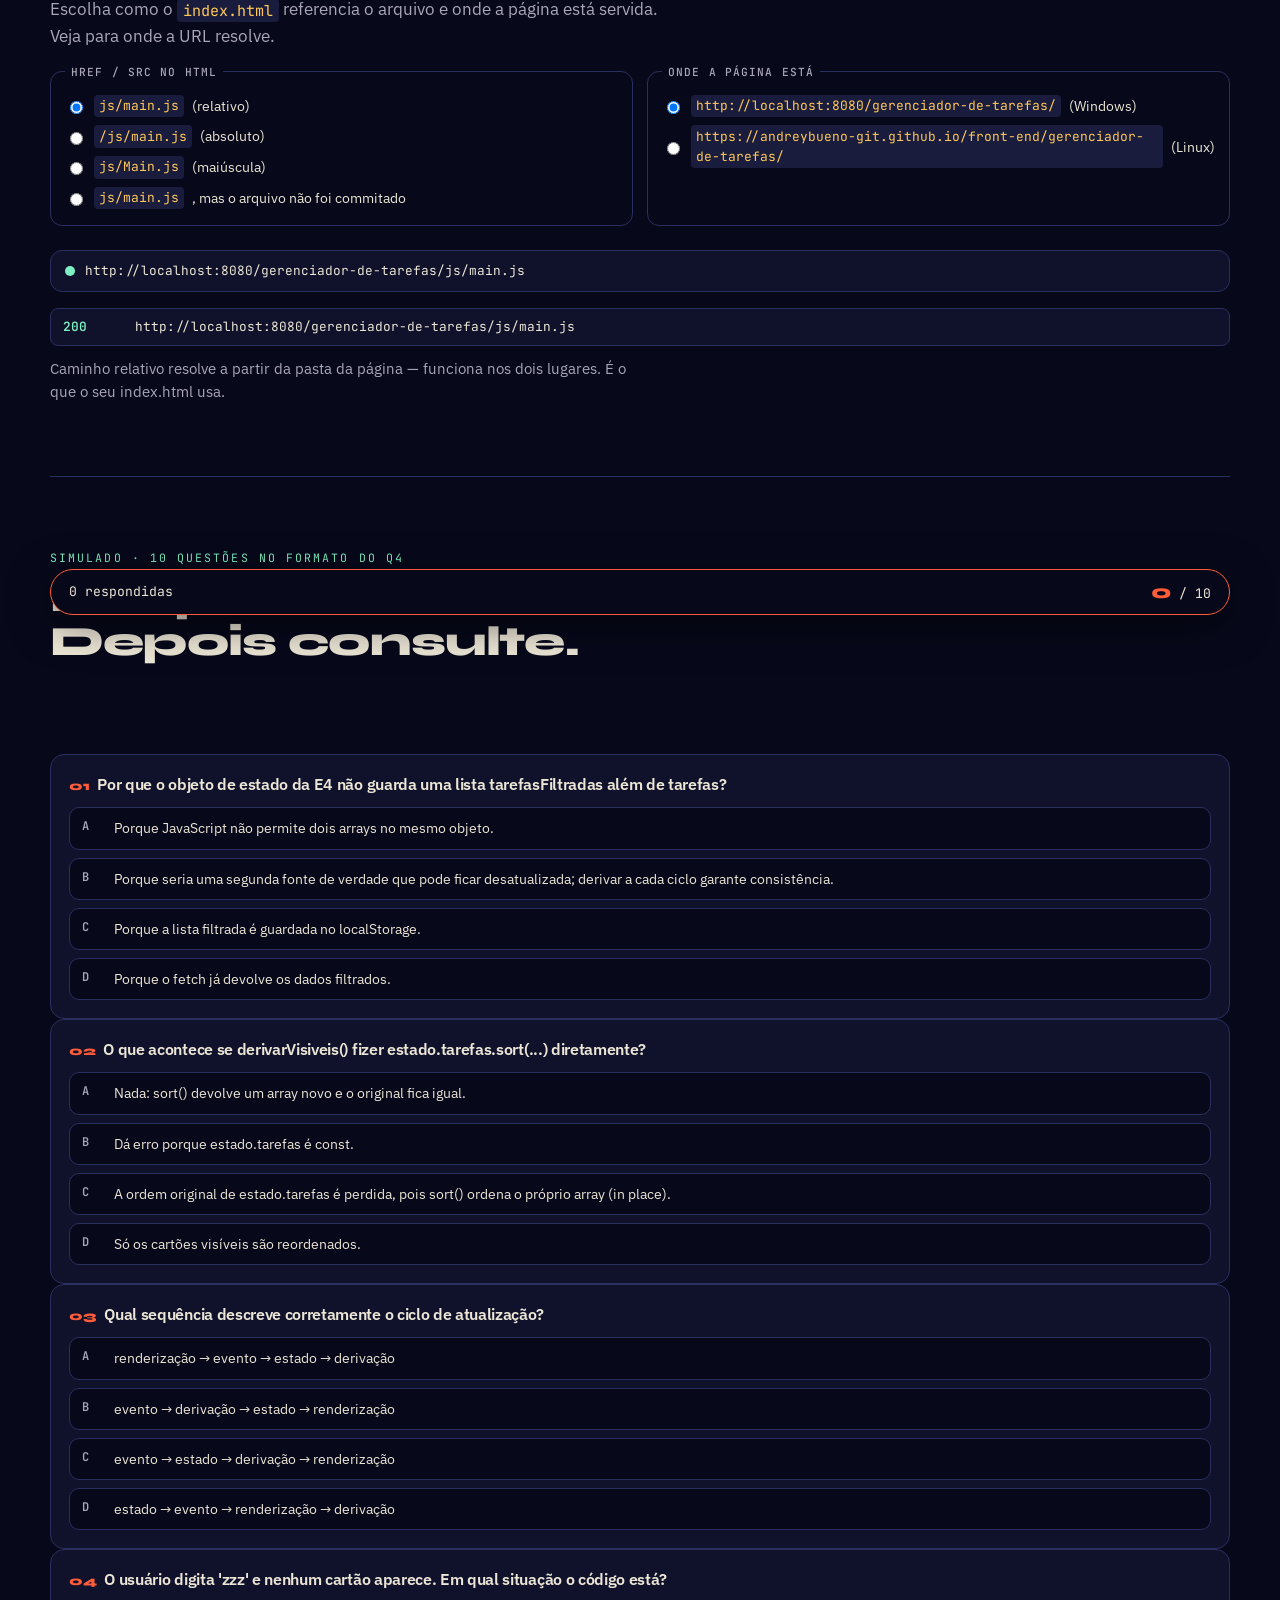
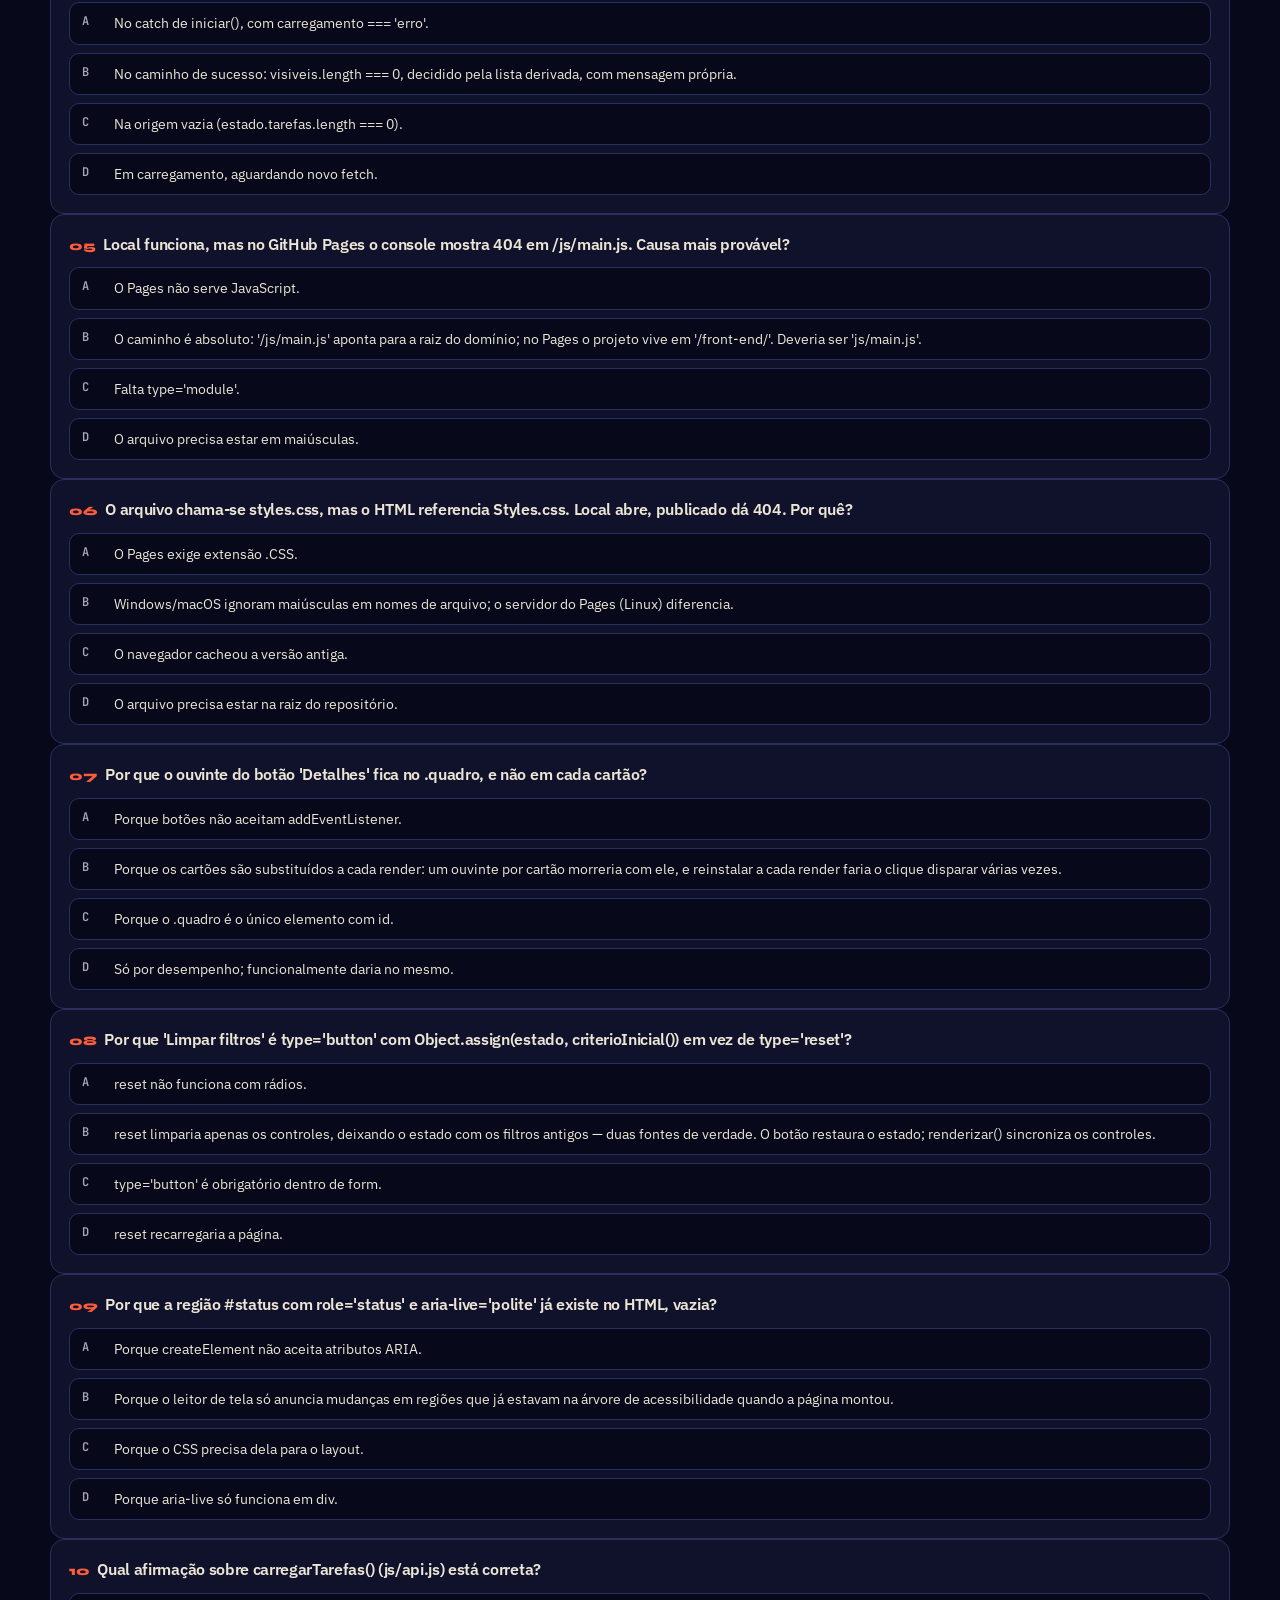
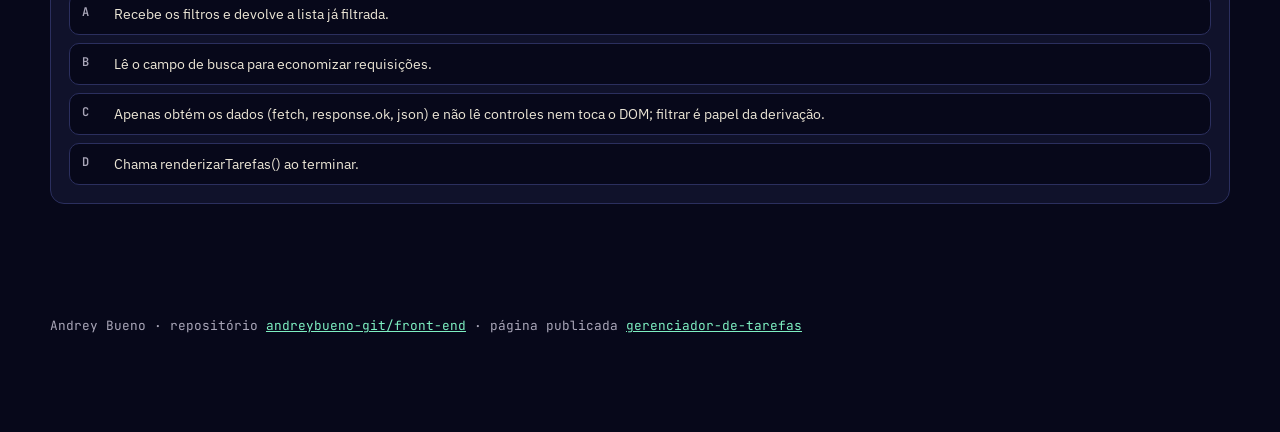
<file: estudo-q4/projecao.html>
<!DOCTYPE html>
<html lang="pt-BR">
<head>
  <meta charset="UTF-8">
  <meta name="viewport" content="width=device-width, initial-scale=1.0">
<title>Projeção do Estado</title>
<link rel="stylesheet" href="https://fonts.googleapis.com/css2?family=Syne:wght@500;700;800&family=IBM+Plex+Sans:ital,wght@0,400;0,500;0,600;1,400&family=JetBrains+Mono:wght@400;600&display=swap">
  <style>
  :root {
    --ink: #07081a;
    --ink-2: #10122b;
    --ink-3: #191c3d;
    --line: #2b2f5e;
    --paper: #ece6d6;
    --paper-dim: #a9a6b8;
    --beam: #ff5d3a;
    --phosphor: #7ef0c2;
    --violet: #8b7bff;
    --amber: #ffc857;
    --danger: #ff4d6d;
    --display: "Syne", "Avenir Next", "Segoe UI", sans-serif;
    --body: "IBM Plex Sans", "Helvetica Neue", Arial, sans-serif;
    --mono: "JetBrains Mono", "SFMono-Regular", Consolas, monospace;
  }
  * { box-sizing: border-box; }
  html { scroll-behavior: smooth; }
  body {
    margin: 0; padding-inline: clamp(16px, 4vw, 48px); padding-block: 0 96px;
    background: radial-gradient(1200px 600px at 20% -10%, #1c1a4d 0%, transparent 60%),
                radial-gradient(900px 500px at 100% 20%, #3a1230 0%, transparent 55%),
                var(--ink);
    color: var(--paper); font-family: var(--body); font-size: 16px; line-height: 1.55;
    overflow-x: hidden;
  }
  ::selection { background: var(--beam); color: var(--ink); }
  a { color: var(--phosphor); }
  h1, h2, h3 { font-family: var(--display); text-wrap: balance; margin: 0; letter-spacing: -0.02em; }
  h2 { font-size: clamp(1.6rem, 3.4vw, 2.6rem); font-weight: 800; line-height: 1.05; }
  h3 { font-size: 1.1rem; font-weight: 700; }
  p { margin: 0; max-width: 64ch; }
  code, pre, .mono { font-family: var(--mono); }
  code { background: var(--ink-3); padding: .1em .4em; border-radius: 4px; font-size: .9em; color: var(--amber); }
  pre { background: var(--ink-2); border: 1px solid var(--line); border-radius: 10px; padding: 14px 16px; overflow-x: auto; font-size: .82rem; line-height: 1.55; margin: 0; }
  button { font: inherit; cursor: pointer; }
  button:focus-visible, input:focus-visible, select:focus-visible { outline: 3px solid var(--amber); outline-offset: 3px; }
  .eyebrow { font-family: var(--mono); font-size: .72rem; letter-spacing: .18em; text-transform: uppercase; color: var(--phosphor); }
  .wrap { max-width: 1180px; margin-inline: auto; }
  section { padding-block: 72px; border-top: 1px solid var(--line); }
  section:first-of-type { border-top: 0; }
  .lead { color: var(--paper-dim); font-size: 1.05rem; }
  .grid-2 { display: grid; grid-template-columns: repeat(auto-fit, minmax(300px, 1fr)); gap: 28px; align-items: start; }

  /* ---------- HERO ---------- */
  .hero { padding-block: 56px 40px; }
  .hero h1 { font-size: clamp(2.4rem, 7vw, 5.4rem); font-weight: 800; line-height: .98; }
  .hero h1 em { font-style: normal; color: var(--beam); }
  .hero h1 .proj { color: transparent; -webkit-text-stroke: 1.5px var(--paper); }
  .hero { overflow: hidden; margin-inline: calc(-1 * clamp(16px, 4vw, 48px)); padding-inline: clamp(16px, 4vw, 48px); }
  .hero-meta { display: flex; flex-wrap: wrap; gap: 10px 22px; margin-top: 22px; font-family: var(--mono); font-size: .78rem; color: var(--paper-dim); }
  .hero-meta b { color: var(--paper); font-weight: 600; }
  .floaters { position: absolute; inset: 0; pointer-events: none; overflow: hidden; z-index: -1; }
  .floaters span { position: absolute; font-family: var(--mono); font-size: .75rem; color: var(--violet); opacity: .35; animation: drift 14s ease-in-out infinite alternate; }
  @keyframes drift { from { transform: translateY(0) rotate(-2deg); } to { transform: translateY(-40px) rotate(3deg); } }
  header { position: relative; }

  /* ---------- LAB (estado → projeção) ---------- */
  .lab { display: grid; grid-template-columns: minmax(280px, 1fr) 90px minmax(280px, 1.4fr); gap: 0; margin-top: 40px; align-items: stretch; }
  .source, .screen { background: var(--ink-2); border: 1px solid var(--line); border-radius: 16px; padding: 20px; min-width: 0; }
  .source { box-shadow: 0 0 0 1px rgba(255,93,58,.15), 0 0 60px rgba(255,93,58,.12); }
  .source h3, .screen h3 { display: flex; justify-content: space-between; align-items: baseline; gap: 12px; }
  .source h3 small, .screen h3 small { font: 500 .7rem var(--mono); color: var(--paper-dim); letter-spacing: .08em; }
  .controls { display: grid; gap: 12px; margin-top: 14px; }
  .controls label { display: grid; gap: 4px; font-size: .78rem; color: var(--paper-dim); font-family: var(--mono); letter-spacing: .06em; text-transform: uppercase; }
  .controls input[type=search], .controls select {
    font: 500 .95rem var(--body); color: var(--paper); background: var(--ink); border: 1px solid var(--line); border-radius: 8px; padding: 9px 11px; width: 100%;
  }
  .chips { display: flex; flex-wrap: wrap; gap: 6px; }
  .chip { border: 1px solid var(--line); background: transparent; color: var(--paper); border-radius: 999px; padding: 5px 11px; font-size: .82rem; }
  .chip[aria-pressed="true"] { background: var(--paper); color: var(--ink); border-color: var(--paper); font-weight: 600; }
  .btn { border: 1px solid var(--beam); color: var(--beam); background: transparent; border-radius: 999px; padding: 8px 16px; font-weight: 600; font-size: .9rem; transition: background .15s, color .15s; }
  .btn:hover { background: var(--beam); color: var(--ink); }
  .btn.ghost { border-color: var(--line); color: var(--paper); }
  .btn.ghost:hover { background: var(--ink-3); color: var(--paper); }
  .state-json { margin-top: 14px; font-size: .78rem; }
  .state-json .k { color: var(--violet); } .state-json .s { color: var(--phosphor); } .state-json .n { color: var(--amber); }
  .state-json .hot { background: rgba(255,93,58,.25); border-radius: 3px; transition: background 1.2s; }

  .beam { position: relative; display: grid; place-items: center; }
  .beam svg { width: 100%; height: 100%; overflow: visible; }
  .beam .ray { stroke: var(--beam); stroke-width: 2; fill: none; stroke-dasharray: 6 6; animation: flow 1.2s linear infinite; opacity: .8; }
  .beam .ray-fill { fill: url(#g); opacity: .18; }
  @keyframes flow { to { stroke-dashoffset: -24; } }
  .beam .fn { position: absolute; top: 50%; left: 50%; transform: translate(-50%, -50%); font: 600 .68rem var(--mono); color: var(--paper); background: var(--ink); border: 1px solid var(--beam); border-radius: 999px; padding: 4px 8px; white-space: nowrap; }
  .beam.flash .ray { animation-duration: .25s; }
  .beam.flash .fn { box-shadow: 0 0 22px var(--beam); }

  .screen { position: relative; }
  .screen::before { content: ""; position: absolute; inset: 0; border-radius: 16px; pointer-events: none;
    background: repeating-linear-gradient(0deg, rgba(255,255,255,.025) 0 1px, transparent 1px 3px); }
  .status { font-size: .88rem; padding: 10px 12px; border: 1px dashed var(--line); border-radius: 8px; color: var(--paper-dim); margin-top: 12px; }
  .status[data-kind="sucesso"] { border-color: var(--phosphor); color: var(--phosphor); }
  .status[data-kind="sem-resultado"] { border-color: var(--violet); color: var(--violet); }
  .status[data-kind="vazio"] { border-color: var(--paper-dim); }
  .status[data-kind="erro"] { border-color: var(--danger); color: var(--danger); border-style: solid; }
  .status[data-kind="carregando"] { border-color: var(--amber); color: var(--amber); }
  .cards { display: grid; grid-template-columns: repeat(auto-fill, minmax(150px, 1fr)); gap: 10px; margin-top: 14px; min-height: 96px; }
  .card { background: var(--ink); border: 1px solid var(--line); border-radius: 10px; padding: 10px 12px; font-size: .8rem; display: grid; gap: 4px; animation: pop .25s ease-out; }
  @keyframes pop { from { transform: scale(.94); opacity: 0; } }
  .card b { font-weight: 600; line-height: 1.3; }
  .card .row { display: flex; justify-content: space-between; gap: 8px; color: var(--paper-dim); font-family: var(--mono); font-size: .68rem; }
  .card .p { padding: 1px 6px; border-radius: 999px; border: 1px solid; font-size: .62rem; text-transform: uppercase; letter-spacing: .06em; }
  .p-alta { color: var(--danger); } .p-media { color: var(--amber); } .p-baixa { color: var(--phosphor); }
  .counter { font: 800 2.4rem var(--display); color: var(--paper); line-height: 1; margin-top: 10px; font-variant-numeric: tabular-nums; }
  .counter small { font: 500 .8rem var(--mono); color: var(--paper-dim); }
  .log { margin-top: 14px; font-size: .74rem; color: var(--paper-dim); max-height: 96px; overflow: auto; display: grid; gap: 3px; }
  .log div::before { content: "→ "; color: var(--beam); }

  /* ---------- THEMES ---------- */
  .themes { display: grid; grid-template-columns: repeat(auto-fit, minmax(230px, 1fr)); gap: 14px; margin-top: 32px; }
  .theme { background: linear-gradient(180deg, var(--ink-2), transparent); border: 1px solid var(--line); border-radius: 14px; padding: 18px; display: grid; gap: 8px; text-decoration: none; color: inherit; transition: transform .2s, border-color .2s; }
  .theme:hover { transform: translateY(-4px) rotate(-.4deg); border-color: var(--beam); }
  .theme .n { font: 800 2rem var(--display); color: var(--beam); line-height: 1; }
  .theme p { font-size: .88rem; color: var(--paper-dim); }
  .theme .where { font: 500 .7rem var(--mono); color: var(--phosphor); }

  /* ---------- SORT LAB ---------- */
  .arrays { display: grid; grid-template-columns: repeat(auto-fit, minmax(260px, 1fr)); gap: 18px; margin-top: 24px; }
  .arr { background: var(--ink-2); border: 1px solid var(--line); border-radius: 14px; padding: 16px; }
  .arr h3 { font-family: var(--mono); font-size: .8rem; font-weight: 600; color: var(--paper-dim); }
  .arr.bad { border-color: var(--danger); box-shadow: 0 0 30px rgba(255,77,109,.18); }
  .arr.bad h3 { color: var(--danger); }
  .cells { display: flex; flex-wrap: wrap; gap: 6px; margin-top: 12px; min-height: 40px; }
  .cell { font: 600 .8rem var(--mono); background: var(--ink); border: 1px solid var(--line); padding: 6px 9px; border-radius: 6px; transition: transform .35s; }
  .cell.moved { border-color: var(--amber); color: var(--amber); }
  .sortbtns { display: flex; flex-wrap: wrap; gap: 10px; margin-top: 18px; }
  .verdict { margin-top: 14px; font-size: .9rem; min-height: 1.6em; }
  .verdict.bad { color: var(--danger); } .verdict.ok { color: var(--phosphor); }

  /* ---------- FOUR SCREENS ---------- */
  .tabs { display: flex; flex-wrap: wrap; gap: 8px; margin-top: 24px; }
  .tab { border: 1px solid var(--line); background: transparent; color: var(--paper); border-radius: 8px; padding: 8px 14px; font-family: var(--mono); font-size: .78rem; }
  .tab[aria-selected="true"] { background: var(--ink-3); border-color: var(--amber); color: var(--amber); }
  .panel { margin-top: 18px; display: grid; grid-template-columns: repeat(auto-fit, minmax(280px, 1fr)); gap: 18px; }
  .panel .why { font-size: .92rem; color: var(--paper-dim); display: grid; gap: 10px; }
  .panel .why b { color: var(--paper); }
  .decision { font: 600 .78rem var(--mono); padding: 8px 10px; border-radius: 8px; background: var(--ink-3); }
  .decision.catch { border-left: 3px solid var(--danger); }
  .decision.derive { border-left: 3px solid var(--phosphor); }

  /* ---------- 404 ---------- */
  .urlbar { display: grid; grid-template-columns: auto 1fr; gap: 10px; align-items: center; background: var(--ink-2); border: 1px solid var(--line); border-radius: 12px; padding: 10px 14px; margin-top: 24px; font-family: var(--mono); font-size: .8rem; }
  .urlbar span:last-child { overflow-wrap: anywhere; min-width: 0; }
  .urlbar .dot { width: 10px; height: 10px; border-radius: 50%; background: var(--phosphor); }
  .urlbar .dot.bad { background: var(--danger); }
  .u404 { display: grid; grid-template-columns: repeat(auto-fit, minmax(240px, 1fr)); gap: 14px; margin-top: 16px; }
  .u404 fieldset { border: 1px solid var(--line); border-radius: 12px; padding: 12px 14px; margin: 0; }
  .u404 legend { font: 500 .7rem var(--mono); letter-spacing: .1em; text-transform: uppercase; color: var(--paper-dim); padding-inline: 6px; }
  .u404 label { display: flex; gap: 8px; align-items: center; font-size: .9rem; padding: 4px 0; }
  .resolve { margin-top: 16px; display: grid; gap: 8px; }
  .resolve .line { display: grid; grid-template-columns: 60px 1fr; gap: 12px; align-items: baseline; font-family: var(--mono); font-size: .8rem; background: var(--ink-2); border: 1px solid var(--line); border-radius: 8px; padding: 8px 12px; overflow-x: auto; }
  .resolve .code { font-weight: 600; } .resolve .ok { color: var(--phosphor); } .resolve .bad { color: var(--danger); }
  .explain { margin-top: 12px; font-size: .92rem; color: var(--paper-dim); }

  /* ---------- QUIZ ---------- */
  .quiz { margin-top: 24px; display: grid; gap: 14px; }
  .qq { background: var(--ink-2); border: 1px solid var(--line); border-radius: 14px; padding: 18px; }
  .qq h3 { font-family: var(--body); font-weight: 600; font-size: 1rem; line-height: 1.4; }
  .qq .num { font: 800 .8rem var(--display); color: var(--beam); margin-right: 8px; }
  .opts { display: grid; gap: 8px; margin-top: 12px; }
  .opt { text-align: left; border: 1px solid var(--line); background: var(--ink); color: var(--paper); border-radius: 10px; padding: 10px 12px; font-size: .9rem; line-height: 1.4; display: grid; grid-template-columns: 22px 1fr; gap: 10px; }
  .opt:hover { border-color: var(--violet); }
  .opt .l { font: 600 .75rem var(--mono); color: var(--paper-dim); }
  .opt.right { border-color: var(--phosphor); background: rgba(126,240,194,.08); }
  .opt.wrong { border-color: var(--danger); background: rgba(255,77,109,.08); }
  .opt[disabled] { cursor: default; }
  .fb { margin-top: 10px; font-size: .88rem; color: var(--paper-dim); display: none; }
  .fb.show { display: block; }
  .score { position: sticky; bottom: 14px; margin-top: 20px; background: var(--ink); border: 1px solid var(--beam); border-radius: 999px; padding: 10px 18px; display: flex; justify-content: space-between; align-items: center; gap: 12px; font-family: var(--mono); font-size: .82rem; box-shadow: 0 10px 40px rgba(0,0,0,.5); }
  .score b { font: 800 1.2rem var(--display); color: var(--beam); }

  footer { padding-block: 40px 0; color: var(--paper-dim); font-size: .8rem; font-family: var(--mono); }

  @media (max-width: 760px) {
    .lab { grid-template-columns: 1fr; }
    .beam { height: 90px; }
    .beam svg { width: 80px; height: 90px; transform: rotate(90deg); }
    .beam .fn { font-size: .62rem; }
    section { padding-block: 48px; }
  }
  @media (prefers-reduced-motion: reduce) {
    *, *::before, *::after { animation: none !important; transition: none !important; }
  }
  </style>
</head>
<body>

<div class="wrap">
<header class="hero">
  <div class="floaters" aria-hidden="true">
    <span style="left:6%;top:12%">estado.busca = 'py'</span>
    <span style="left:70%;top:8%;animation-delay:-4s">derivarVisiveis(estado)</span>
    <span style="left:40%;top:70%;animation-delay:-8s">renderizar(estado)</span>
    <span style="left:82%;top:60%;animation-delay:-2s">[...visiveis].sort()</span>
    <span style="left:15%;top:85%;animation-delay:-6s">visiveis.length === 0</span>
  </div>
  <div class="eyebrow">Q4 · Desenvolvimento Frontend 2026.2 · E4</div>
  <h1 style="margin-top:14px">O estado é a <em>fonte</em>.<br>A tela é uma <span class="proj">projeção</span>.</h1>
  <div class="hero-meta">
    <span><b>5</b> questões objetivas</span>
    <span><b>30</b> min · sem consulta</span>
    <span>vale <b>1,0</b></span>
    <span>sobre <b>o seu código</b></span>
  </div>
  <p class="lead" style="margin-top:22px">Tudo o que o Q4 pergunta cabe numa frase: cada evento altera um único objeto de estado, e uma única função projeta esse objeto na tela. Mexa nos controles abaixo e veja isso acontecer — é o seu <code>gerenciador-de-tarefas</code>, com os fios expostos.</p>

  <div class="lab">
    <div class="source" aria-label="Estado">
      <h3>estado <small>js/estado.js · a única fonte</small></h3>
      <div class="controls">
        <label>busca <input id="busca" type="search" placeholder="digite parte de um título" autocomplete="off"></label>
        <label>status <div class="chips" id="chips-status" role="group" aria-label="status"></div></label>
        <label>prioridade <div class="chips" id="chips-prio" role="group" aria-label="prioridade"></div></label>
        <label>ordenacao
          <select id="ordenacao">
            <option value="original">original</option>
            <option value="prazo-asc">prazo-asc (mais próximo primeiro)</option>
            <option value="prazo-desc">prazo-desc</option>
          </select>
        </label>
        <div style="display:flex;gap:8px;flex-wrap:wrap"><button class="btn" id="limpar" type="button">Limpar filtros</button><button class="btn ghost" id="simular-erro" type="button">Simular erro 404</button></div>
      </div>
      <pre class="state-json" id="state-json" aria-live="off"></pre>
    </div>

    <div class="beam" id="beam" aria-hidden="true">
      <svg viewBox="0 0 90 200" preserveAspectRatio="none">
        <defs><linearGradient id="g" x1="0" x2="1"><stop offset="0" stop-color="#ff5d3a"/><stop offset="1" stop-color="#8b7bff"/></linearGradient></defs>
        <polygon class="ray-fill" points="0,95 90,20 90,180 0,105"/>
        <path class="ray" d="M0 100 L90 100"/>
      </svg>
      <span class="fn">renderizar(estado)</span>
    </div>

    <div class="screen" aria-label="Tela">
      <h3>tela <small>js/tela.js · projeção</small></h3>
      <div class="counter" id="counter">9 <small>de 9 tarefas</small></div>
      <div class="status" id="status" role="status" aria-live="polite"></div>
      <div class="cards" id="cards"></div>
      <div class="log" id="log" aria-label="ciclo"></div>
    </div>
  </div>
</header>

<section id="temas">
  <div class="eyebrow">Os 5 temas anunciados no enunciado</div>
  <h2 style="margin-top:10px">Cada pergunta é um “por quê”. Cada resposta tem um arquivo.</h2>
  <div class="themes">
    <a class="theme" href="#lab-estado"><span class="n">1</span><h3>Por que a lista filtrada não é uma segunda fonte de verdade</h3><p>Duas cópias podem discordar. Derivar a cada ciclo garante que a lista está sempre certa — ela nem é guardada.</p><span class="where">js/estado.js · derivarVisiveis()</span></a>
    <a class="theme" href="#sort"><span class="n">2</span><h3>Por que <code>sort()</code> altera o array original</h3><p>Ordena no próprio array (in place) e não cria cópia. Por isso <code>[...visiveis].sort()</code>.</p><span class="where">js/estado.js · [...visiveis].sort()</span></a>
    <a class="theme" href="#ciclo"><span class="n">3</span><h3>A sequência evento → estado → derivação → renderização</h3><p>O evento só muda dados. Uma única função desenha a partir do estado.</p><span class="where">js/main.js → js/tela.js</span></a>
    <a class="theme" href="#vazio"><span class="n">4</span><h3>Por que zero resultados não é erro</h3><p>Erro é obtenção que falhou (catch). Zero resultados é a obtenção OK e os critérios não acharam nada.</p><span class="where">js/tela.js · visiveis.length === 0</span></a>
    <a class="theme" href="#pages"><span class="n">5</span><h3>Por que local funciona e a URL publicada dá 404</h3><p>Caminho absoluto, maiúscula/minúscula, ou arquivo que não está no repositório.</p><span class="where">index.html · caminhos relativos</span></a>
  </div>
</section>

<section id="lab-estado">
  <div class="grid-2">
    <div>
      <div class="eyebrow">Tema 1</div>
      <h2 style="margin-top:10px">Não existe <code>tarefasFiltradas</code>. De propósito.</h2>
      <p class="lead" style="margin-top:14px">Se o estado guardasse <code>tarefas</code> e também <code>tarefasFiltradas</code>, existiriam duas fontes de verdade. Basta um filtro mudar e alguém esquecer de recalcular a segunda lista para a tela mostrar uma coisa e o estado dizer outra.</p>
      <p class="lead" style="margin-top:10px">Quando a lista é <b style="color:var(--paper)">derivada</b> a cada ciclo por <code>derivarVisiveis(estado)</code>, ela é uma função dos critérios atuais: não tem como ficar desatualizada, porque ela nem é guardada. O teste 3 do enunciado (“Limpar filtros”) existe para pegar exatamente isso: se só a tela ou só os controles voltam, há duas fontes de verdade.</p>
    </div>
    <pre>export const estado = {
  tarefas: [],             // como veio de carregarTarefas(). NUNCA reordenado
  busca: '',
  status: 'todos',
  prioridade: 'todas',
  ordenacao: 'original',
  carregamento: 'inicial', // 'carregando' | 'sucesso' | 'erro'
  erro: null
};

// Recebe o estado, devolve a lista visível. PURA: não toca o DOM,
// não altera o estado. Chamada UMA vez por renderização.
export function derivarVisiveis(estado) {
  let visiveis = estado.tarefas.filter(t =>
    bateBusca(t) &amp;&amp; bateStatus(t) &amp;&amp; batePrioridade(t));
  if (estado.ordenacao !== 'original')
    visiveis = [...visiveis].sort(porPrazo);
  return visiveis;
}</pre>
  </div>
</section>

<section id="sort">
  <div class="eyebrow">Tema 2 · laboratório</div>
  <h2 style="margin-top:10px"><code>sort()</code> não devolve uma cópia. Ele mexe no seu array.</h2>
  <p class="lead" style="margin-top:14px">Aperte os dois botões e olhe o array de cima. Um deles destrói a “ordem original” para sempre — e o teste 1 do enunciado (IDs antes e depois) pega na hora.</p>
  <div class="arrays">
    <div class="arr" id="arr-orig"><h3>estado.tarefas (ids na ordem do JSON)</h3><div class="cells" id="cells-orig"></div></div>
    <div class="arr"><h3>visiveis (o que vai para a tela)</h3><div class="cells" id="cells-vis"></div></div>
  </div>
  <div class="sortbtns">
    <button class="btn ghost" type="button" id="sort-bad"><code style="background:none;color:inherit">estado.tarefas.sort(porPrazo)</code></button>
    <button class="btn" type="button" id="sort-good"><code style="background:none;color:inherit">[...estado.tarefas].sort(porPrazo)</code></button>
    <button class="btn ghost" type="button" id="sort-reset">recarregar dados.json</button>
  </div>
  <div class="verdict" id="verdict"></div>
  <p class="explain">Mutadores (alteram o original): <code>sort</code> <code>reverse</code> <code>push</code> <code>pop</code> <code>shift</code> <code>unshift</code> <code>splice</code>. Devolvem um array novo: <code>filter</code> <code>map</code> <code>slice</code> <code>concat</code> <code>[...spread]</code> <code>toSorted</code>. Prazo em ISO (AAAA-MM-DD) permite comparar strings: ordem alfabética = ordem cronológica.</p>
</section>

<section id="ciclo">
  <div class="grid-2">
    <div>
      <div class="eyebrow">Tema 3</div>
      <h2 style="margin-top:10px">Cada ouvinte faz duas coisas. Só duas.</h2>
      <p class="lead" style="margin-top:14px">Escreve no estado e chama <code>atualizar()</code>. Nenhum ouvinte filtra lista, esconde cartão, lê outro controle ou toca o DOM. Por isso a ordem em que você mexe nos controles não importa (teste 2): o resultado depende só do valor atual do estado.</p>
      <p class="lead" style="margin-top:10px">E por isso “Limpar filtros” é <code>type="button"</code>, não <code>reset</code>: reset limparia só os controles e o estado ficaria com os filtros antigos. O botão restaura o <b style="color:var(--paper)">estado</b>; <code>renderizar()</code> restaura os controles a partir dele.</p>
    </div>
    <pre>evento (input / change / click)
  → ouvinte escreve no estado             (js/main.js)
  → atualizar() = renderizar(estado)      (js/tela.js) — o ÚNICO ponto
       1. visiveis = derivarVisiveis(estado)   (js/estado.js)
       2. renderizarTarefas(visiveis)          (replaceChildren)
       3. contagem "N de M" + mensagem #status
       4. controles sincronizados a partir do estado

// js/main.js
campoBusca.addEventListener('input', (e) => {
  estado.busca = e.target.value;   // 1. escreve no estado
  atualizar();                     // 2. chama o mesmo ponto
});
botaoLimpar.addEventListener('click', () => {
  Object.assign(estado, criterioInicial());
  atualizar();
});

// Delegação: UM ouvinte no .quadro, instalado UMA vez.
// Os cartões são substituídos a cada render; um ouvinte por
// cartão morreria junto, e reinstalar acumularia cliques.
quadro.addEventListener('click', (e) => {
  const botao = e.target.closest('button[data-acao="detalhes"]');
  if (!botao) return;
  /* alterna aria-expanded e hidden */
});</pre>
  </div>
</section>

<section id="vazio">
  <div class="eyebrow">Tema 4 · as quatro telas</div>
  <h2 style="margin-top:10px">Zero resultados não passa nem perto de um <code>catch</code>.</h2>
  <p class="lead" style="margin-top:14px">Clique em cada situação. Repare em <em>quem decide</em>: o <code>catch</code> de <code>iniciar()</code> ou a lista derivada.</p>
  <div class="tabs" role="tablist" id="tabs"></div>
  <div class="panel">
    <div>
      <div class="status" id="status-demo" role="status" aria-live="polite"></div>
      <div class="cards" id="cards-demo" style="min-height:70px"></div>
    </div>
    <div class="why" id="why-demo"></div>
  </div>
</section>

<section id="pages">
  <div class="eyebrow">Tema 5 · simulador</div>
  <h2 style="margin-top:10px">Local abre. Publicado dá 404. Onde está a diferença?</h2>
  <p class="lead" style="margin-top:14px">Escolha como o <code>index.html</code> referencia o arquivo e onde a página está servida. Veja para onde a URL resolve.</p>
  <div class="u404">
    <fieldset id="f-caminho"><legend>href / src no HTML</legend>
      <label><input type="radio" name="caminho" value="rel" checked> <code>js/main.js</code> (relativo)</label>
      <label><input type="radio" name="caminho" value="abs"> <code>/js/main.js</code> (absoluto)</label>
      <label><input type="radio" name="caminho" value="case"> <code>js/Main.js</code> (maiúscula)</label>
      <label><input type="radio" name="caminho" value="git"> <code>js/main.js</code>, mas o arquivo não foi commitado</label>
    </fieldset>
    <fieldset id="f-onde"><legend>onde a página está</legend>
      <label><input type="radio" name="onde" value="local" checked> <code>http://localhost:8080/gerenciador-de-tarefas/</code> (Windows)</label>
      <label><input type="radio" name="onde" value="pages"> <code>https://andreybueno-git.github.io/front-end/gerenciador-de-tarefas/</code> (Linux)</label>
    </fieldset>
  </div>
  <div class="urlbar"><span class="dot" id="dot"></span><span id="url-final"></span></div>
  <div class="resolve" id="resolve"></div>
  <p class="explain" id="explain-404"></p>
</section>

<section id="quiz">
  <div class="eyebrow">Simulado · 10 questões no formato do Q4</div>
  <h2 style="margin-top:10px">Responda sem consultar. Depois consulte.</h2>
  <div class="quiz" id="quiz"></div>
  <div class="score"><span id="score-txt">0 respondidas</span><span><b id="score-n">0</b> / 10</span></div>
</section>

<footer>Andrey Bueno · repositório <a href="https://github.com/andreybueno-git/front-end">andreybueno-git/front-end</a> · página publicada <a href="https://andreybueno-git.github.io/front-end/gerenciador-de-tarefas/">gerenciador-de-tarefas</a></footer>
</div>

<script>
// ===== dados (os 9 de dados.json) =====
const DADOS = [
  { id: 1, titulo: "Implementar layout responsivo com Flexbox e Grid", status: "a-fazer", prioridade: "alta", prazo: "2026-08-26" },
  { id: 2, titulo: "Revisar funções e listas em Python", status: "a-fazer", prioridade: "media", prazo: "2026-08-29" },
  { id: 3, titulo: "Ler capítulo sobre normalização de bancos de dados relacionais", status: "a-fazer", prioridade: "baixa", prazo: "2026-09-01" },
  { id: 4, titulo: "Preparar apresentação do projeto integrador", status: "em-andamento", prioridade: "alta", prazo: "2026-08-28" },
  { id: 5, titulo: "Modelar diagrama de classes do sistema", status: "em-andamento", prioridade: "media", prazo: "2026-09-02" },
  { id: 9, titulo: "Consumir dados.json com fetch e tratar os quatro estados", status: "em-andamento", prioridade: "alta", prazo: "2026-09-08" },
  { id: 6, titulo: "Corrigir relatório da aula de redes", status: "em-revisao", prioridade: "media", prazo: "2026-08-27" },
  { id: 7, titulo: "Criar estrutura semântica da página", status: "concluidas", prioridade: "alta", prazo: "2026-08-19" },
  { id: 8, titulo: "Resolver lista de lógica de programação", status: "concluidas", prioridade: "baixa", prazo: "2026-08-21" },
];
const ROTULO = { "a-fazer": "A fazer", "em-andamento": "Em andamento", "em-revisao": "Em revisão", "concluidas": "Concluída" };
const norm = s => String(s).normalize("NFD").replace(/[̀-ͯ]/g, "").toLowerCase().trim();

// ===== ESTADO ÚNICO (igual ao seu js/estado.js) =====
const criterioInicial = () => ({ busca: "", status: "todos", prioridade: "todas", ordenacao: "original" });
const estado = { tarefas: DADOS.map(t => ({ ...t })), ...criterioInicial(), carregamento: "sucesso", erro: null };

function derivarVisiveis(estado) {
  const termo = norm(estado.busca);
  let v = estado.tarefas.filter(t =>
    (termo === "" || norm(t.titulo).includes(termo)) &&
    (estado.status === "todos" || t.status === estado.status) &&
    (estado.prioridade === "todas" || t.prioridade === estado.prioridade));
  if (estado.ordenacao !== "original") {
    const s = estado.ordenacao === "prazo-asc" ? 1 : -1;
    v = [...v].sort((a, b) => a.prazo < b.prazo ? -s : a.prazo > b.prazo ? s : 0);
  }
  return v;
}

// ===== TELA (igual ao seu js/tela.js) =====
const $ = id => document.getElementById(id);
const el = (tag, cls, txt) => { const e = document.createElement(tag); if (cls) e.className = cls; if (txt !== undefined) e.textContent = txt; return e; };
let ultimaChave = null;

function cartao(t) {
  const c = el("article", "card");
  c.append(el("b", "", t.titulo));
  const r = el("div", "row"); r.append(el("span", "", ROTULO[t.status]), el("span", "p p-" + t.prioridade, t.prioridade)); c.append(r);
  const r2 = el("div", "row"); r2.append(el("span", "", "#" + t.id), el("span", "", t.prazo)); c.append(r2);
  return c;
}
function desenharCartoes(container, lista) { container.replaceChildren(...lista.map(cartao)); }
function mostrar(node, texto, kind) { node.textContent = texto; node.dataset.kind = kind; }

function renderizar(estado) {
  // sincroniza controles a partir do estado
  if ($("busca").value !== estado.busca) $("busca").value = estado.busca;
  $("ordenacao").value = estado.ordenacao;
  document.querySelectorAll("#chips-status .chip").forEach(b => b.setAttribute("aria-pressed", b.dataset.v === estado.status));
  document.querySelectorAll("#chips-prio .chip").forEach(b => b.setAttribute("aria-pressed", b.dataset.v === estado.prioridade));
  desenharJSON(estado);

  const total = estado.tarefas.length;
  if (estado.carregamento === "erro") {
    desenharCartoes($("cards"), []); $("counter").innerHTML = "— <small>erro</small>";
    mostrar($("status"), `O servidor não conseguiu entregar as tarefas (status ${estado.erro.status}). Tente novamente mais tarde.`, "erro");
    log("catch em iniciar() → carregamento = 'erro' → renderizar(estado)");
    return;
  }
  if (total === 0) { desenharCartoes($("cards"), []); $("counter").innerHTML = "0 <small>tarefas</small>"; mostrar($("status"), "Nenhuma tarefa cadastrada ainda. Quando houver, elas aparecem aqui.", "vazio"); return; }

  const visiveis = derivarVisiveis(estado);           // UMA vez por ciclo
  desenharCartoes($("cards"), visiveis);
  $("counter").innerHTML = `${visiveis.length} <small>de ${total} tarefas</small>`;
  if (visiveis.length === 0) {
    mostrar($("status"), `Nenhuma das ${total} tarefas corresponde à busca e aos filtros. Altere os critérios ou use “Limpar filtros”.`, "sem-resultado");
    log(`derivarVisiveis → 0 de ${total} → mensagem de resultado vazio (não é erro)`);
    return;
  }
  mostrar($("status"), `Mostrando ${visiveis.length} de ${total} tarefas.`, "sucesso");
  log(`derivarVisiveis → ${visiveis.length} de ${total} → replaceChildren`);
}
function atualizar(chave) {
  ultimaChave = chave;
  const b = $("beam"); b.classList.remove("flash"); void b.offsetWidth; b.classList.add("flash"); setTimeout(() => b.classList.remove("flash"), 500);
  renderizar(estado);
}
function log(msg) { const l = $("log"); l.prepend(el("div", "", msg)); while (l.children.length > 4) l.lastChild.remove(); }
function desenharJSON(e) {
  const fmt = (k, v) => `  <span class="k${k === ultimaChave ? " hot" : ""}">${k}</span>: ${typeof v === "string" ? `<span class="s">'${v.replace(/</g, "&lt;")}'</span>` : `<span class="n">${v}</span>`}`;
  $("state-json").innerHTML = "{\n" + [
    `  <span class="k">tarefas</span>: <span class="n">[${e.tarefas.map(t => t.id).join(", ")}]</span>`,
    fmt("busca", e.busca), fmt("status", e.status), fmt("prioridade", e.prioridade), fmt("ordenacao", e.ordenacao),
    fmt("carregamento", e.carregamento), `  <span class="k">erro</span>: <span class="n">${e.erro ? "HttpError(404)" : "null"}</span>`
  ].join(",\n") + "\n}";
}

// ===== OUVINTES (igual ao seu js/main.js: escreve no estado + atualizar) =====
function chips(container, valores, campo) {
  valores.forEach(v => { const b = el("button", "chip", v); b.type = "button"; b.dataset.v = v;
    b.addEventListener("click", () => { estado[campo] = v; estado.carregamento = "sucesso"; estado.erro = null; atualizar(campo); }); container.append(b); });
}
chips($("chips-status"), ["todos", "a-fazer", "em-andamento", "em-revisao", "concluidas"], "status");
chips($("chips-prio"), ["todas", "baixa", "media", "alta"], "prioridade");
$("busca").addEventListener("input", e => { estado.busca = e.target.value; estado.carregamento = "sucesso"; estado.erro = null; atualizar("busca"); });
$("ordenacao").addEventListener("change", e => { estado.ordenacao = e.target.value; atualizar("ordenacao"); });
$("limpar").addEventListener("click", () => { Object.assign(estado, criterioInicial()); estado.carregamento = "sucesso"; estado.erro = null; atualizar("busca"); });
$("simular-erro").addEventListener("click", () => { estado.carregamento = "erro"; estado.erro = { name: "HttpError", status: 404 }; atualizar("carregamento"); });
renderizar(estado);

// ===== SORT LAB =====
let labOrig = DADOS.map(t => t.id), labVis = [...labOrig];
const porPrazoId = (a, b) => DADOS.find(t => t.id === a).prazo.localeCompare(DADOS.find(t => t.id === b).prazo);
function cells(container, ids, ref) {
  container.replaceChildren(...ids.map((id, i) => { const c = el("span", "cell" + (ref && ref[i] !== id ? " moved" : ""), "#" + id); return c; }));
}
function drawLab() { cells($("cells-orig"), labOrig, DADOS.map(t => t.id)); cells($("cells-vis"), labVis, null); }
drawLab();
$("sort-bad").addEventListener("click", () => {
  labOrig.sort(porPrazoId); labVis = [...labOrig]; drawLab();
  $("arr-orig").classList.add("bad");
  const v = $("verdict"); v.className = "verdict bad"; v.textContent = "estado.tarefas foi reordenado in place. A opção “Ordem original” deixou de existir — os IDs mudaram de posição. Teste 1 do enunciado: reprovado.";
});
$("sort-good").addEventListener("click", () => {
  labVis = [...labOrig].sort(porPrazoId); drawLab();
  const v = $("verdict"); v.className = "verdict ok"; v.textContent = $("arr-orig").classList.contains("bad") ? "A cópia está ordenada, mas o original já tinha sido destruído antes. Recarregue e tente só este botão." : "A cópia foi ordenada; estado.tarefas continua [1, 2, 3, 4, 5, 9, 6, 7, 8]. Teste 1: aprovado.";
});
$("sort-reset").addEventListener("click", () => { labOrig = DADOS.map(t => t.id); labVis = [...labOrig]; $("arr-orig").classList.remove("bad"); $("verdict").textContent = ""; drawLab(); });

// ===== QUATRO TELAS =====
const TELAS = [
  { k: "carregando", nome: "carregando", msg: "Carregando tarefas…", cards: [], why: ["<b>Quem decide:</b> <code>iniciar()</code>, antes do <code>await</code>. Se viesse depois, a tela ficaria em branco durante toda a espera pela rede.", "<span class='decision'>estado.carregamento = 'carregando' → atualizar()</span>"] },
  { k: "erro", nome: "erro (404)", msg: "O servidor não conseguiu entregar as tarefas (status 404). Tente novamente mais tarde.", cards: [], why: ["<b>Quem decide:</b> o <code>catch</code> de <code>iniciar()</code>. A <b>obtenção</b> falhou: rede (NetworkError), servidor (HttpError 404/500) ou formato (SyntaxError).", "<span class='decision catch'>catch (erro) → carregamento = 'erro'</span>", "O quadro é zerado: contadores não podem contar uma história diferente da mensagem."] },
  { k: "vazio", nome: "origem vazia", msg: "Nenhuma tarefa cadastrada ainda. Quando houver, elas aparecem aqui.", cards: [], why: ["<b>Quem decide:</b> <code>renderizar()</code>, no caminho de sucesso. O servidor respondeu, o JSON é válido, só não há tarefas. Tratar como falha seria mentir.", "<span class='decision derive'>sucesso && estado.tarefas.length === 0</span>"] },
  { k: "sem-resultado", nome: "resultado vazio", msg: "Nenhuma das 9 tarefas corresponde à busca e aos filtros. Altere os critérios ou use “Limpar filtros”.", cards: [], why: ["<b>Quem decide:</b> a <b>lista derivada</b>. A obtenção funcionou; os <b>critérios</b> é que não encontraram nada. Nunca chega perto de um catch.", "<span class='decision derive'>sucesso && visiveis.length === 0</span>", "Esta é a pergunta 4 do Q4: zero resultados não é erro."] },
  { k: "sucesso", nome: "sucesso", msg: "Mostrando 2 de 9 tarefas (com filtros ativos).", cards: DADOS.filter(t => t.prioridade === "alta" && t.status === "a-fazer" || t.id === 4), why: ["<b>Quem decide:</b> a lista derivada tem itens. Contagem “N de M”: N vem de <code>visiveis.length</code>, M de <code>estado.tarefas.length</code>.", "<span class='decision derive'>renderizarTarefas(visiveis)</span>"] },
];
TELAS.forEach((t, i) => { const b = el("button", "tab", t.nome); b.type = "button"; b.setAttribute("role", "tab"); b.addEventListener("click", () => mostrarTela(i)); $("tabs").append(b); });
function mostrarTela(i) {
  document.querySelectorAll("#tabs .tab").forEach((b, j) => b.setAttribute("aria-selected", i === j));
  const t = TELAS[i]; mostrar($("status-demo"), t.msg, t.k); desenharCartoes($("cards-demo"), t.cards);
  $("why-demo").innerHTML = t.why.map(w => `<div>${w}</div>`).join("");
}
mostrarTela(3);

// ===== 404 =====
function sim404() {
  const caminho = document.querySelector("input[name=caminho]:checked").value;
  const onde = document.querySelector("input[name=onde]:checked").value;
  const base = onde === "local" ? "http://localhost:8080/gerenciador-de-tarefas/" : "https://andreybueno-git.github.io/front-end/gerenciador-de-tarefas/";
  const origem = onde === "local" ? "http://localhost:8080" : "https://andreybueno-git.github.io";
  let url, ok, exp;
  if (caminho === "rel") { url = base + "js/main.js"; ok = true; exp = "Caminho relativo resolve a partir da pasta da página — funciona nos dois lugares. É o que o seu index.html usa."; }
  else if (caminho === "abs") { url = origem + "/js/main.js"; ok = onde === "local"; exp = onde === "local" ? "Funciona só porque a raiz do servidor local é a pasta do projeto. No Pages a raiz do domínio é outra." : "A raiz do domínio é usuario.github.io/ e o projeto vive em /front-end/ — /js/main.js aponta para um lugar que não existe. 404."; }
  else if (caminho === "case") { url = base + "js/Main.js"; ok = onde === "local"; exp = onde === "local" ? "Windows/macOS ignoram maiúsculas e minúsculas em nomes de arquivo, então Main.js encontra main.js. O erro fica escondido." : "O servidor do Pages roda em Linux, que diferencia maiúsculas: Main.js ≠ main.js. 404."; }
  else { url = base + "js/main.js"; ok = onde === "local"; exp = onde === "local" ? "Funciona porque o arquivo está no disco — mas não está no Git (não commitado, ou no .gitignore)." : "No Pages só existe o que está no repositório. O arquivo nunca subiu. 404."; }
  $("url-final").textContent = url; $("dot").className = "dot" + (ok ? "" : " bad");
  $("resolve").innerHTML = `<div class="line"><span class="code ${ok ? "ok" : "bad"}">${ok ? "200" : "404"}</span><span>${url}</span></div>`;
  $("explain-404").textContent = exp;
}
document.querySelectorAll("#f-caminho input, #f-onde input").forEach(i => i.addEventListener("change", sim404));
sim404();

// ===== QUIZ =====
const Q = [
  ["Por que o objeto de estado da E4 não guarda uma lista tarefasFiltradas além de tarefas?", ["Porque JavaScript não permite dois arrays no mesmo objeto.", "Porque seria uma segunda fonte de verdade que pode ficar desatualizada; derivar a cada ciclo garante consistência.", "Porque a lista filtrada é guardada no localStorage.", "Porque o fetch já devolve os dados filtrados."], 1, "A lista visível é uma função dos critérios atuais. Guardá-la obriga alguém a mantê-la em sincronia; derivá-la em derivarVisiveis() elimina o problema."],
  ["O que acontece se derivarVisiveis() fizer estado.tarefas.sort(...) diretamente?", ["Nada: sort() devolve um array novo e o original fica igual.", "Dá erro porque estado.tarefas é const.", "A ordem original de estado.tarefas é perdida, pois sort() ordena o próprio array (in place).", "Só os cartões visíveis são reordenados."], 2, "sort() é mutador. Por isso o código ordena uma cópia: [...visiveis].sort(...). O teste 1 (IDs antes e depois) detecta exatamente esse erro."],
  ["Qual sequência descreve corretamente o ciclo de atualização?", ["renderização → evento → estado → derivação", "evento → derivação → estado → renderização", "evento → estado → derivação → renderização", "estado → evento → renderização → derivação"], 2, "O evento altera o estado; renderizar(estado) deriva a lista uma vez e desenha cartões, contagem, mensagem e controles."],
  ["O usuário digita 'zzz' e nenhum cartão aparece. Em qual situação o código está?", ["No catch de iniciar(), com carregamento === 'erro'.", "No caminho de sucesso: visiveis.length === 0, decidido pela lista derivada, com mensagem própria.", "Na origem vazia (estado.tarefas.length === 0).", "Em carregamento, aguardando novo fetch."], 1, "Zero resultados não é falha de obtenção. A obtenção funcionou; os critérios é que não encontraram nada."],
  ["Local funciona, mas no GitHub Pages o console mostra 404 em /js/main.js. Causa mais provável?", ["O Pages não serve JavaScript.", "O caminho é absoluto: '/js/main.js' aponta para a raiz do domínio; no Pages o projeto vive em '/front-end/'. Deveria ser 'js/main.js'.", "Falta type='module'.", "O arquivo precisa estar em maiúsculas."], 1, "Local, a raiz do servidor é a pasta do projeto. No Pages, a raiz é usuario.github.io/. Caminho relativo resolve em ambos."],
  ["O arquivo chama-se styles.css, mas o HTML referencia Styles.css. Local abre, publicado dá 404. Por quê?", ["O Pages exige extensão .CSS.", "Windows/macOS ignoram maiúsculas em nomes de arquivo; o servidor do Pages (Linux) diferencia.", "O navegador cacheou a versão antiga.", "O arquivo precisa estar na raiz do repositório."], 1, "Sistemas de arquivos case-insensitive escondem o erro; Linux é case-sensitive."],
  ["Por que o ouvinte do botão 'Detalhes' fica no .quadro, e não em cada cartão?", ["Porque botões não aceitam addEventListener.", "Porque os cartões são substituídos a cada render: um ouvinte por cartão morreria com ele, e reinstalar a cada render faria o clique disparar várias vezes.", "Porque o .quadro é o único elemento com id.", "Só por desempenho; funcionalmente daria no mesmo."], 1, "Delegação: um ouvinte no ancestral, instalado uma vez, sobrevive à troca dos filhos. É o teste 5 do enunciado."],
  ["Por que 'Limpar filtros' é type='button' com Object.assign(estado, criterioInicial()) em vez de type='reset'?", ["reset não funciona com rádios.", "reset limparia apenas os controles, deixando o estado com os filtros antigos — duas fontes de verdade. O botão restaura o estado; renderizar() sincroniza os controles.", "type='button' é obrigatório dentro de form.", "reset recarregaria a página."], 1, "Existe uma fonte só. Os controles são projeção do estado, então quem deve ser restaurado é o estado."],
  ["Por que a região #status com role='status' e aria-live='polite' já existe no HTML, vazia?", ["Porque createElement não aceita atributos ARIA.", "Porque o leitor de tela só anuncia mudanças em regiões que já estavam na árvore de acessibilidade quando a página montou.", "Porque o CSS precisa dela para o layout.", "Porque aria-live só funciona em div."], 1, "Criada na hora, o leitor não estaria 'observando' e nada seria anunciado. Pelo mesmo motivo o CSS não usa display:none nela quando vazia."],
  ["Qual afirmação sobre carregarTarefas() (js/api.js) está correta?", ["Recebe os filtros e devolve a lista já filtrada.", "Lê o campo de busca para economizar requisições.", "Apenas obtém os dados (fetch, response.ok, json) e não lê controles nem toca o DOM; filtrar é papel da derivação.", "Chama renderizarTarefas() ao terminar."], 2, "Responsabilidade única: obter. As regras de filtro ficam em derivarVisiveis(); a tela em tela.js."],
];
let respondidas = 0, acertos = 0;
Q.forEach(([enun, opts, gab, expl], i) => {
  const box = el("div", "qq"); const h = el("h3"); h.innerHTML = `<span class="num">${String(i + 1).padStart(2, "0")}</span>${enun}`; box.append(h);
  const o = el("div", "opts"); const fb = el("div", "fb");
  opts.forEach((txt, j) => {
    const b = el("button", "opt"); b.type = "button"; b.innerHTML = `<span class="l">${"ABCD"[j]}</span><span>${txt}</span>`;
    b.addEventListener("click", () => {
      o.querySelectorAll(".opt").forEach((x, k) => { x.disabled = true; if (k === gab) x.classList.add("right"); });
      if (j !== gab) b.classList.add("wrong"); else acertos++;
      respondidas++; fb.textContent = (j === gab ? "Certo. " : "Não. A resposta é " + "ABCD"[gab] + ". ") + expl; fb.classList.add("show");
      $("score-n").textContent = acertos; $("score-txt").textContent = respondidas === 10 ? (acertos >= 8 ? "Pronto para o Q4." : "Releia os temas que errou e refaça.") : `${respondidas} de 10 respondidas`;
    });
    o.append(b);
  });
  box.append(o, fb); $("quiz").append(box);
});
</script>

</body>
</html>
</file>
<file: gerenciador-de-receitas/styles.css>
/* ====== paleta anos 70 (diner), com tons "deep" para contraste AA ====== */
:root {
  --cream: #fff3d6; --cream-2: #ffe9b8; --paper: #fffaf0;
  --tomato: #e84a3b; --tomato-deep: #c4372a; --mustard: #f2b63a; --avocado: #7ba05b; --avocado-deep: #4f7a36;
  --teal: #3fa7a3; --teal-deep: #2a7f7b; --choc-2: #6b4226; --ink: #2b1a10; --wood: #b9773f; --wood-dark: #8a5327;
  --prot: #c4372a; --carb: #d69a13; --fat: #2a7f7b;
  --display: "Arial Rounded MT Bold", "Helvetica Rounded", "Nunito", "Varela Round", "Trebuchet MS", system-ui, sans-serif;
  --body: "Trebuchet MS", "Verdana", system-ui, sans-serif;
  --serif: Georgia, "Times New Roman", serif;
}
* { box-sizing: border-box; }
/* a página é sempre clara: sem isso, no modo escuro do sistema os campos (input/select) ficam com texto branco sobre o creme */
:root { color-scheme: light; }
input, select, textarea, button { color: var(--ink); }
input::placeholder { color: #8a6a52; opacity: 1; }
body { margin: 0; padding-inline: clamp(14px, 3vw, 40px); padding-block: 0 80px; background: var(--cream); color: var(--ink); font-family: var(--body); font-size: 16px; line-height: 1.5; overflow-x: hidden; }
button { font: inherit; cursor: pointer; color: inherit; }
h1, h2, h3, h4 { margin: 0; font-family: var(--display); letter-spacing: -.01em; }
p { margin: 0; }
kbd { font-family: inherit; font-weight: 700; background: var(--paper); border: 2px solid var(--ink); border-radius: 6px; padding: 0 5px; }
.somente-leitor { position: absolute; width: 1px; height: 1px; padding: 0; overflow: hidden; clip: rect(0 0 0 0); white-space: nowrap; border: 0; }
.skip-link { position: fixed; z-index: 20; top: 12px; left: 12px; padding: 10px 16px; border-radius: 8px; color: var(--cream); background: var(--ink); transform: translateY(-200%); transition: transform 180ms ease; }
.skip-link:focus { transform: translateY(0); }
/* foco visível em TUDO que é interativo (item 2 da auditoria) */
:is(a, button, input, select, [role="button"], [tabindex]):focus-visible { outline: 4px solid var(--teal-deep); outline-offset: 3px; }
.tile, .pot, .btn, .chip, .recipe, .ghost, .stars, h1 { user-select: none; -webkit-user-select: none; }

/* ====== HERO com sunburst (item 12: quadrado maior que o hero, girando sem deixar buracos) ====== */
.hero { position: relative; padding-block: 34px 20px; text-align: center; overflow: hidden; margin-inline: calc(-1 * clamp(14px, 3vw, 40px)); padding-inline: clamp(14px, 3vw, 40px); }
.hero::before { content: ""; position: absolute; left: 50%; top: 50%; width: 200vmax; height: 200vmax; translate: -50% -50%; z-index: 0; will-change: transform;
  background: repeating-conic-gradient(from 0deg, var(--mustard) 0 7deg, var(--cream-2) 7deg 14deg); opacity: .5; animation: gira 90s linear infinite; }
@keyframes gira { to { transform: rotate(360deg); } }
.hero > * { position: relative; z-index: 1; }
.badge { display: inline-block; background: var(--tomato-deep); color: #fff; font-family: var(--display); font-weight: 900; font-size: .78rem; letter-spacing: .12em; text-transform: uppercase; padding: 8px 14px; border-radius: 999px; border: 3px solid var(--ink); box-shadow: 4px 4px 0 var(--ink); transform: rotate(-2deg); white-space: nowrap; }
.hero h1 { margin-top: 16px; font-size: clamp(2.4rem, 8vw, 6rem); font-weight: 900; line-height: .95; color: var(--tomato); text-shadow: 3px 3px 0 var(--ink), 6px 6px 0 var(--mustard), 9px 9px 0 var(--ink); -webkit-text-stroke: 2px var(--ink); }
.hero h1 span { display: block; margin-top: .25em; color: var(--ink); font-family: var(--serif); font-style: italic; font-weight: 400; font-size: .38em; letter-spacing: 0; text-shadow: none; -webkit-text-stroke: 0; }
.hero p { max-width: 60ch; margin: 18px auto 0; font-size: 1.02rem; background: var(--paper); border: 3px solid var(--ink); border-radius: 14px; padding: 10px 16px; box-shadow: 5px 5px 0 var(--ink); }
.hero p b { color: var(--tomato-deep); }

/* ====== status de carregamento ====== */
.status { max-width: 60ch; margin: 16px auto 0; padding: 12px 16px; border: 3px solid var(--ink); border-radius: 12px; background: var(--paper); font-family: var(--display); font-weight: 800; text-align: center; }
.status:empty { display: none; }
.status--carregando { color: var(--choc-2); } .status--erro { color: var(--tomato-deep); }

/* ====== LAYOUT ====== */
main { display: grid; gap: 22px; margin-top: 22px; }
.cozinha { display: grid; grid-template-columns: 1.15fr .85fr; gap: 22px; align-items: start; }
.panel { background: var(--paper); border: 3px solid var(--ink); border-radius: 22px; box-shadow: 8px 8px 0 var(--ink); padding: 18px; min-width: 0; }
.panel__cab { display: flex; justify-content: space-between; align-items: baseline; gap: 10px; flex-wrap: wrap; }
.panel h3 { font-size: 1.35rem; font-weight: 900; }
.count { font-family: var(--display); font-weight: 800; font-size: .8rem; color: var(--choc-2); }
.hint { font-size: .86rem; color: var(--choc-2); margin-top: 8px; }
.tag { display: inline-block; font-family: var(--display); font-weight: 800; font-size: .75rem; letter-spacing: .06em; text-transform: uppercase; background: var(--cream-2); border-radius: 999px; padding: 4px 10px; white-space: nowrap; }

/* ====== busca / filtros (item 15: alvos ≥ 44px) ====== */
.tools { display: flex; flex-wrap: wrap; gap: 8px; margin: 12px 0 0; align-items: center; }
.tools input[type="search"] { flex: 1 1 180px; min-height: 44px; font: inherit; padding: 8px 14px; border: 3px solid var(--ink); border-radius: 999px; background: var(--cream); }
.tools [role="group"] { display: flex; flex-wrap: wrap; gap: 6px; }
.chip { min-height: 44px; border: 3px solid var(--ink); background: var(--paper); border-radius: 999px; padding: 8px 14px; font-family: var(--display); font-weight: 800; font-size: .82rem; box-shadow: 3px 3px 0 var(--ink); transition: transform .12s; }
.chip:hover { transform: translate(-1px, -1px); }
.chip[aria-pressed="true"] { background: var(--avocado); color: var(--ink); }

/* ====== PRATELEIRA ====== */
.shelf-scene { perspective: 1200px; margin-top: 14px; }
.shelf { display: grid; grid-template-columns: repeat(auto-fill, minmax(clamp(88px, 22%, 130px), 1fr)); gap: 12px 10px; padding: 14px 10px 26px; position: relative; min-height: 120px;
  background: linear-gradient(var(--wood), var(--wood-dark)); border: 3px solid var(--ink); border-radius: 14px; box-shadow: inset 0 -14px 0 var(--wood-dark), inset 0 6px 0 rgba(255,255,255,.18); }
.shelf::after { content: ""; position: absolute; left: 6px; right: 6px; bottom: 6px; height: 10px; border-radius: 6px; background: var(--wood-dark); box-shadow: 0 4px 0 var(--ink); }
.tile { position: relative; display: grid; justify-items: center; gap: 4px; padding: 10px 4px 8px; border-radius: 14px; background: var(--cream); border: 3px solid var(--ink); box-shadow: 0 6px 0 var(--ink); transform-style: preserve-3d; transition: transform .18s ease, box-shadow .18s; cursor: grab; touch-action: pan-y; }
.tile:active { cursor: grabbing; }
.tile .art { width: 64px; height: 64px; display: grid; place-items: center; transform: translateZ(28px); }
.tile .art img { width: 100%; height: 100%; object-fit: contain; filter: drop-shadow(0 8px 0 rgba(43,26,16,.3)); }
.fb { display: grid; place-items: center; width: 60px; aspect-ratio: 1; border-radius: 50%; font-size: 36px; line-height: 1; background: radial-gradient(circle at 35% 30%, #fff, var(--cream-2) 70%); box-shadow: inset -6px -8px 14px rgba(43,26,16,.14), inset 5px 6px 12px #fff, 0 6px 0 rgba(43,26,16,.3); }
.tile .name { font-family: var(--display); font-weight: 800; font-size: .78rem; text-align: center; line-height: 1.1; }
.tile.usado { opacity: .4; cursor: pointer; filter: grayscale(.3); }
.tile.pisca { animation: pisca .8s ease-in-out infinite alternate; border-color: var(--tomato-deep); background: #ffe1dc; }
@keyframes pisca { from { box-shadow: 0 6px 0 var(--ink), 0 0 0 0 rgba(196,55,42,0); } to { box-shadow: 0 6px 0 var(--ink), 0 0 0 10px rgba(196,55,42,.35); } }
.tile.sizzle .art { animation: sizzle .45s ease-in-out 3; }
@keyframes sizzle { 0%,100% { transform: translateZ(40px) rotate(0) scale(1); } 25% { transform: translateZ(40px) rotate(-14deg) scale(1.18); } 75% { transform: translateZ(40px) rotate(14deg) scale(1.18); } }
.ghost { position: fixed; z-index: 100; pointer-events: none; width: 88px; transform: translate(-50%, -60%) rotate(-8deg) scale(1.15); filter: drop-shadow(0 14px 6px rgba(43,26,16,.4)); }
.ghost img { width: 100%; } .ghost .fb { width: 88px; font-size: 54px; }
.stars { display: inline-flex; gap: 1px; font-size: .78rem; line-height: 1; color: #c9b8a2; }
.stars .star.on { color: var(--carb); }
.stars button.star { background: none; border: 0; padding: 4px; font-size: 1.35rem; min-width: 32px; min-height: 32px; color: #c9b8a2; transition: transform .1s; }
.stars button.star.on { color: var(--carb); } .stars button.star:hover { transform: scale(1.25); color: var(--carb); }
.empty { grid-column: 1 / -1; text-align: center; padding: 18px; color: var(--paper); font-family: var(--display); font-weight: 800; display: grid; gap: 8px; justify-items: center; }
.empty .btn { color: var(--ink); } /* o botão não herda o branco da mensagem */
.book .empty { color: var(--choc-2); }
.book .ver-mais { grid-column: 1 / -1; justify-self: center; }

/* ====== despensa (tenho em casa) e cadastro de produto ====== */
.tile .art { position: relative; }
.tile .casa { position: absolute; top: -9px; right: -6px; transform: translateZ(30px); font-family: var(--display); font-weight: 800; font-size: .62rem; white-space: nowrap; background: var(--paper); border: 2px solid var(--ink); border-radius: 999px; padding: 1px 6px; line-height: 1.3; box-shadow: 2px 2px 0 var(--ink); cursor: pointer; min-height: 22px; }
.tile .casa:hover { background: var(--cream-2); }
.tile .casa.fora { background: var(--cream-2); color: var(--choc-2); border-style: dashed; box-shadow: none; }
.tile:hover .casa.fora { background: var(--paper); color: var(--ink); border-style: solid; }
.pop .estoque.fora .est-qtd { border-style: dashed; }
.pop .est-dica { width: 100%; font-size: .74rem; color: var(--choc-2); }
.tile .casa.baixo, .tile .casa.acabou { background: #ffe1dc; border-color: var(--tomato-deep); color: var(--tomato-deep); }
.tile.tem { background: #fff8e1; }
.tile.alerta { border-color: var(--tomato-deep); }
.alertas[hidden] { display: none; }
.alertas { display: flex; flex-wrap: wrap; gap: 6px; align-items: center; margin-top: 12px; padding: 10px 12px; border: 3px solid var(--tomato-deep); border-radius: 12px; background: #ffe1dc; font-size: .86rem; }
.alertas b { font-family: var(--display); }
.al { display: inline-block; background: var(--paper); border-radius: 999px; padding: 2px 9px; font-weight: 700; font-size: .8rem; border: 2px solid var(--tomato-deep); color: var(--tomato-deep); }
.al.acabou { background: var(--tomato-deep); color: #fff; }
.faltam span.pouco, .ficha .ings span.pouco { border: 2px solid var(--tomato-deep); }
.recipe .ing span { position: relative; }
.recipe .ing .q { position: absolute; bottom: -8px; left: 50%; transform: translateX(-50%); font-style: normal; font-family: var(--display); font-weight: 800; font-size: .58rem; background: var(--paper); border: 2px solid var(--ink); border-radius: 999px; padding: 0 4px; white-space: nowrap; line-height: 1.3; }
.recipe .ing { padding-bottom: 8px; gap: 8px; }
.pop .estoque { display: flex; flex-wrap: wrap; align-items: center; gap: 4px; }
.pop .est-lab { font-weight: 700; font-size: .82rem; width: 100%; }
.pop .est-qtd { width: 76px; min-height: 36px; font: inherit; font-weight: 700; text-align: center; padding: 4px; border: 3px solid var(--ink); border-radius: 999px; background: var(--paper); }
.pop .btn.sm { min-height: 36px; min-width: 36px; padding: 4px 10px; }
.tile.proprio { border-style: dashed; }
.cadastro { margin-top: 12px; border: 3px solid var(--ink); border-radius: 16px; background: var(--cream-2); }
.cadastro summary { cursor: pointer; padding: 12px 14px; font-family: var(--display); font-weight: 900; list-style: none; min-height: 44px; display: flex; align-items: center; gap: 8px; }
.cadastro summary::-webkit-details-marker { display: none; }
.cadastro summary::after { content: "+"; margin-left: auto; font-size: 1.3rem; }
.cadastro[open] summary::after { content: "–"; }
.cadastro__form { padding: 0 14px 14px; }
/* ====== mercado (catálogo para escolher o que tem em casa) ====== */
.mercado { background: var(--paper); }
.mercado > summary { font-size: 1.05rem; } .mercado > summary .count { margin-left: 6px; }
.mercado__corpo { padding: 0 14px 14px; }
.shelf--mercado { margin-top: 10px; background: linear-gradient(var(--cream-2), #f5d98f); box-shadow: inset 0 -14px 0 #e8c46f, inset 0 6px 0 rgba(255,255,255,.4); }
.shelf--mercado::after { background: #e8c46f; }
.shelf--mercado { grid-template-columns: repeat(auto-fill, minmax(clamp(80px, 18%, 108px), 1fr)); gap: 10px 8px; padding: 12px 8px 22px; }
.shelf--mercado .tile { cursor: pointer; padding: 8px 4px 6px; gap: 2px; }
.shelf--mercado .tile .art { width: 50px; height: 50px; } .shelf--mercado .fb { width: 48px; font-size: 28px; }
.shelf--mercado .tile .name { font-size: .72rem; } .shelf--mercado .tile .stars { display: none; }
.shelf--mercado .empty { color: var(--choc-2); }
.cadastro--produto { margin: 0 14px 14px; background: var(--cream-2); }
.cadastro--produto summary { font-size: .95rem; }
.cadastro__form input, .cadastro__form select { min-height: 44px; font: inherit; padding: 8px 12px; border: 3px solid var(--ink); border-radius: 999px; background: var(--paper); }
.cadastro__form .campos { display: flex; flex-wrap: wrap; gap: 8px 10px; align-items: end; }
.cadastro__form .campo { display: grid; gap: 3px; flex: 1 1 150px; min-width: 0; }
.cadastro__form .campo > span { font-family: var(--display); font-weight: 800; font-size: .74rem; text-transform: uppercase; letter-spacing: .04em; color: var(--choc-2); padding-left: 6px; }
.cadastro__form .campo input, .cadastro__form .campo select { width: 100%; min-width: 0; }
.cadastro__form .campo--curto { flex: 0 1 96px; } .cadastro__form .campo--largo { flex: 3 1 220px; } .cadastro__form .campo--num { flex: 1 1 110px; }
.cadastro__form .grupo { margin: 12px 0 0; padding: 10px 12px 12px; border: 2px dashed var(--choc-2); border-radius: 12px; min-width: 0; }
.cadastro__form .grupo legend { font-family: var(--display); font-weight: 900; font-size: .9rem; padding: 0 6px; } .cadastro__form .grupo legend small { font-weight: 600; color: var(--choc-2); }
.cadastro__form .salvar__linha { align-items: center; } .cadastro__form .salvar__linha .hint { flex: 1 1 240px; margin: 0; }
.cadastro__form .check { display: inline-flex; align-items: center; gap: 6px; min-height: 44px; font-weight: 700; font-size: .9rem; }
.cadastro__form .check input { width: 22px; height: 22px; min-height: 0; padding: 0; border-radius: 6px; accent-color: var(--avocado-deep); }
.pop .acts { display: flex; flex-wrap: wrap; gap: 6px; margin-top: 4px; }

/* ====== FOGÃO + PANELA (item 13: vapor colado, itens no caldo) ====== */
.pot-scene { perspective: 900px; display: grid; place-items: center; padding: 84px 40px 6px; }
.pot { position: relative; width: min(100%, 340px); aspect-ratio: 1.55; border-radius: 0 0 120px 120px / 0 0 90px 90px; background: radial-gradient(ellipse 60% 70% at 32% 42%, rgba(255,255,255,.28), transparent 60%), linear-gradient(90deg, #4b4e57 0%, #8c8f99 38%, #6c6f79 70%, #3e414a 100%); border: 3px solid var(--ink); box-shadow: inset 0 -18px 0 rgba(0,0,0,.25), 0 14px 0 var(--ink); transform: rotateX(8deg); transition: transform .2s, box-shadow .2s; }
.pot.over { transform: rotateX(8deg) scale(1.04); box-shadow: inset 0 -18px 0 rgba(0,0,0,.25), 0 14px 0 var(--ink), 0 0 0 10px rgba(42,127,123,.4); }
.pot::before { content: ""; position: absolute; left: -26px; right: -26px; top: -14px; height: 30px; border-radius: 999px; background: linear-gradient(#c9ccd4, #6c6f79); border: 3px solid var(--ink); box-shadow: inset 0 -6px 0 rgba(0,0,0,.18), 0 4px 0 rgba(0,0,0,.2); }
/* faixa decorativa retrô no corpo da panela */
.pot::after { content: ""; position: absolute; left: 6%; right: 6%; bottom: 22%; height: 14px; border-radius: 999px; background: var(--tomato-deep); border: 3px solid var(--ink); box-shadow: inset 0 -4px 0 rgba(0,0,0,.25); opacity: .95; }
/* alças */
.pot .alca { position: absolute; top: 14px; width: 42px; height: 26px; border: 3px solid var(--ink); border-radius: 999px; background: linear-gradient(#b3b6bf, #5a5d66); box-shadow: 0 4px 0 var(--ink); }
.pot .alca.esq { left: -48px; transform: rotate(-12deg); } .pot .alca.dir { right: -48px; transform: rotate(12deg); }
/* tampa encostada atrás, entreaberta */
.pot .tampa { position: absolute; right: -22px; top: -52px; width: 150px; height: 44px; border-radius: 50%; background: radial-gradient(ellipse at 40% 30%, #d7dae2, #6c6f79 75%); border: 3px solid var(--ink); transform: rotate(-14deg); box-shadow: 0 6px 0 var(--ink); z-index: 0; }
.pot .tampa::after { content: ""; position: absolute; left: 50%; top: -12px; width: 24px; height: 24px; margin-left: -12px; border-radius: 50%; background: var(--tomato-deep); border: 3px solid var(--ink); }
/* colher de pau apoiada na borda */
.pot .colher { position: absolute; left: 30px; top: -70px; width: 14px; height: 96px; border-radius: 999px; background: linear-gradient(90deg, #d9a15c, #b9773f); border: 3px solid var(--ink); transform: rotate(28deg); transform-origin: bottom center; z-index: 3; box-shadow: 3px 3px 0 rgba(43,26,16,.25); }
.pot .colher::before { content: ""; position: absolute; left: -9px; top: -20px; width: 32px; height: 30px; border-radius: 50%; background: radial-gradient(circle at 40% 35%, #f0c078, #b9773f); border: 3px solid var(--ink); }
.caldo { position: absolute; left: 10px; right: 10px; top: 8px; height: 46%; border-radius: 50% / 40%; background: radial-gradient(ellipse 40% 30% at 30% 25%, rgba(255,255,255,.55), transparent 70%), radial-gradient(circle at 50% 30%, #ffd37a, #e08a2a 70%, #b8641a 100%); border: 3px solid var(--ink); overflow: hidden; z-index: 1; box-shadow: inset 0 6px 12px rgba(120,50,0,.25); }
.pot.cozinhando .caldo { box-shadow: inset 0 6px 12px rgba(120,50,0,.25), 0 0 24px rgba(232,74,59,.55); }
.pot .itens { z-index: 2; }
.caldo.vazio { background: radial-gradient(ellipse 40% 30% at 30% 25%, rgba(255,255,255,.5), transparent 70%), radial-gradient(circle at 50% 30%, #d8dbe3, #8c8f99 70%, #5a5d66 100%); }
.caldo .bolha { position: absolute; bottom: -10px; width: 10px; height: 10px; border-radius: 50%; background: rgba(255,255,255,.65); animation: sobe 2.4s linear infinite; }
.caldo.vazio .bolha { display: none; }
@keyframes sobe { to { transform: translateY(-80px) scale(.3); opacity: 0; } }
.itens { position: absolute; left: 10px; right: 10px; top: 8px; height: 46%; display: flex; flex-wrap: wrap; justify-content: center; align-content: center; gap: 2px; padding: 4px 18px; }
.pot-item { width: 40px; height: 40px; padding: 0; border: 0; background: none; display: grid; place-items: center; animation: boia 2.4s ease-in-out infinite; filter: drop-shadow(0 3px 0 rgba(0,0,0,.25)); border-radius: 50%; }
.pot-item:nth-child(2n) { animation-delay: -1.2s; } .pot-item img { width: 100%; } .pot-item .fb { width: 34px; font-size: 22px; box-shadow: none; background: none; }
.pot-item:hover { filter: drop-shadow(0 0 6px var(--tomato)); }
@keyframes boia { 0%,100% { transform: translateY(0) rotate(-6deg); } 50% { transform: translateY(-5px) rotate(6deg); } }
.vapor { position: absolute; top: -6px; left: 50%; width: 0; pointer-events: none; }
.vapor i { position: absolute; bottom: 0; width: 18px; height: 40px; border-radius: 999px; background: rgba(255,255,255,.8); filter: blur(4px); opacity: 0; }
.pot.cozinhando .vapor i { animation: vapor 2.2s ease-in infinite; }
.vapor i:nth-child(1) { left: -40px; } .vapor i:nth-child(2) { left: -8px; animation-delay: .7s; } .vapor i:nth-child(3) { left: 26px; animation-delay: 1.4s; }
@keyframes vapor { 0% { opacity: 0; transform: translateY(0) scaleX(1); } 30% { opacity: .9; } 100% { opacity: 0; transform: translateY(-58px) scaleX(2.1); } }
/* ====== panela 3D (render do Higgsfield); a panela em CSS fica de reserva se a imagem não carregar ====== */
.pot .panela-3d { display: none; position: absolute; inset: 0; width: 100%; height: 100%; object-fit: contain; pointer-events: none; filter: drop-shadow(0 14px 0 rgba(43,26,16,.22)); }
.pot.com-render { aspect-ratio: 1; background: none; border: 0; box-shadow: none; transform: none; border-radius: 0; }
.pot.com-render .panela-3d { display: block; }
.pot.com-render::before, .pot.com-render::after, .pot.com-render .alca, .pot.com-render .tampa, .pot.com-render .colher { display: none; }
.pot.com-render .caldo { left: 20%; right: 20%; top: 33%; height: 26%; border-radius: 50%; border: 0; box-shadow: none; background: radial-gradient(ellipse at 50% 40%, rgba(255,211,122,.5), rgba(224,138,42,.3) 70%, transparent 100%); }
.pot.com-render .caldo.vazio { background: radial-gradient(ellipse at 50% 40%, rgba(216,219,227,.75), rgba(120,123,135,.6) 75%, transparent 100%); }
.pot.com-render.cozinhando .caldo { box-shadow: 0 0 34px rgba(232,74,59,.55); }
.pot.com-render .itens { left: 20%; right: 20%; top: 29%; height: 32%; }
.pot.com-render .vapor { top: 30%; }
.pot.com-render.over { transform: scale(1.04); box-shadow: none; filter: drop-shadow(0 0 12px rgba(42,127,123,.7)); }
.pot-scene:has(.pot.com-render) { padding: 10px 10px 0; }
.burner { height: 16px; border-radius: 999px; background: repeating-linear-gradient(90deg, var(--ink) 0 10px, var(--tomato-deep) 10px 20px); border: 3px solid var(--ink); margin: 8px 30px 0; }
.pot-actions { display: flex; gap: 8px; flex-wrap: wrap; justify-content: center; margin-top: 12px; }
.btn { min-height: 44px; border: 3px solid var(--ink); border-radius: 999px; padding: 9px 16px; font-family: var(--display); font-weight: 900; font-size: .9rem; background: var(--paper); box-shadow: 4px 4px 0 var(--ink); transition: transform .1s, box-shadow .1s; }
.btn:hover { transform: translate(-1px,-1px); box-shadow: 5px 5px 0 var(--ink); }
.btn:active { transform: translate(3px,3px); box-shadow: 1px 1px 0 var(--ink); }
.btn:disabled { opacity: .45; cursor: not-allowed; transform: none; box-shadow: 4px 4px 0 var(--ink); }
.btn.red { background: var(--tomato-deep); color: #fff; }
.btn.green { background: var(--avocado); color: var(--ink); }
.btn.ghostb { background: var(--paper); }
.btn.sm { min-height: 36px; padding: 6px 12px; font-size: .8rem; }

/* ====== resultado ====== */
.resultado { margin-top: 14px; border: 3px dashed var(--ink); border-radius: 16px; padding: 14px; background: var(--cream); display: grid; grid-template-columns: auto 1fr; gap: 14px; align-items: center; min-height: 92px; }
.resultado .prato { font-size: 3.2rem; line-height: 1; filter: drop-shadow(0 8px 0 rgba(43,26,16,.3)); transform: rotate(-6deg); }
.resultado h3 { font-size: 1.1rem; font-weight: 900; }
.resultado p { margin-top: 4px; font-size: .92rem; }
.resultado.achou { background: #e6f2d9; border-style: solid; border-color: var(--avocado-deep); animation: pop .35s ease-out; }
@keyframes pop { from { transform: scale(.94); } }
.faltam { display: flex; flex-wrap: wrap; gap: 6px; margin-top: 6px; }
.faltam span { background: var(--paper); border-radius: 999px; padding: 3px 10px; font-size: .84rem; font-weight: 700; }

/* ====== nutrição ====== */
.nutri { margin-top: 14px; padding: 14px; border-radius: 16px; background: var(--paper); border: 3px solid var(--ink); }
.nutri__cab { display: flex; justify-content: space-between; align-items: baseline; gap: 10px; flex-wrap: wrap; }
.nutri h4 { font-size: 1rem; font-weight: 900; }
.kcal-big { font-family: var(--display); font-weight: 900; font-size: 2rem; line-height: 1; font-variant-numeric: tabular-nums; }
.kcal-big small { font-size: .8rem; color: var(--choc-2); }
.macros { display: grid; grid-template-columns: 88px 1fr; gap: 14px; align-items: center; margin-top: 10px; }
.donut { width: 88px; height: 88px; border-radius: 50%; border: 3px solid var(--ink); background: conic-gradient(var(--prot) 0 var(--p), var(--carb) var(--p) var(--c), var(--fat) var(--c) 100%); display: grid; place-items: center; transition: background .5s; }
.donut::after { content: ""; width: 50px; height: 50px; border-radius: 50%; background: var(--paper); border: 3px solid var(--ink); }
.bars { display: grid; gap: 8px; min-width: 0; }
.bar { display: grid; grid-template-columns: 86px 1fr 52px; gap: 8px; align-items: center; font-size: .82rem; }
.bar b { font-family: var(--display); font-weight: 800; }
.trilho { display: block; height: 12px; border-radius: 999px; background: var(--cream-2); border: 2px solid var(--ink); overflow: hidden; }
.fill { display: block; height: 100%; width: 0; transition: width .6s cubic-bezier(.2,.9,.3,1); }
.bar .val { text-align: right; font-variant-numeric: tabular-nums; color: var(--choc-2); }
.bar.p .fill { background: var(--prot); } .bar.c .fill { background: var(--carb); } .bar.f .fill { background: var(--fat); }
.note { font-size: .78rem; color: var(--choc-2); margin-top: 8px; }

/* ====== salvar receita ====== */
.salvar { margin-top: 14px; padding: 14px; border-radius: 16px; background: var(--cream-2); border: 3px solid var(--ink); }
.salvar h4 { font-size: 1rem; font-weight: 900; }
.salvar__linha { display: flex; flex-wrap: wrap; gap: 8px; margin-top: 10px; }
.salvar input, .salvar select { min-height: 44px; font: inherit; padding: 8px 12px; border: 3px solid var(--ink); border-radius: 999px; background: var(--paper); }
.salvar input { flex: 1 1 160px; }

/* ====== LIVRO ====== */
.book { display: grid; grid-template-columns: repeat(auto-fill, minmax(300px, 1fr)); gap: 12px; margin-top: 14px; }
.recipe { display: grid; grid-template-columns: 66px 1fr; gap: 12px; align-items: center; padding: 12px; border: 3px solid var(--ink); border-radius: 16px; background: var(--paper); box-shadow: 4px 4px 0 var(--ink); text-align: left; transition: transform .12s; min-height: 44px; }
.recipe:hover { transform: translate(-2px,-2px); }
.recipe[aria-expanded="true"] { background: #fff0c2; border-color: var(--tomato-deep); }
.recipe.minha { border-style: double; border-width: 5px; }
.plate { width: 62px; height: 62px; display: grid; place-items: center; position: relative; }
.plate::before { content: ""; position: absolute; inset: 14px -4px 4px; border-radius: 50%; background: radial-gradient(#fff, #d9d4c7); border: 3px solid var(--ink); transform: rotateX(55deg); }
.plate .dish { position: relative; font-size: 2.2rem; line-height: 1; filter: drop-shadow(0 6px 0 rgba(43,26,16,.35)); }
.recipe .info { display: grid; gap: 4px; min-width: 0; }
.recipe b { font-family: var(--display); font-size: 1rem; }
.recipe small { color: var(--choc-2); font-size: .8rem; }
.recipe .tags { display: flex; flex-wrap: wrap; gap: 4px; }
.recipe .tags i { font-style: normal; font-size: .75rem; background: var(--cream-2); border-radius: 999px; padding: 2px 8px; font-family: var(--display); font-weight: 800; white-space: nowrap; }
.recipe .ing { grid-column: 1 / -1; display: flex; flex-wrap: wrap; gap: 4px; }
.recipe .ing span { width: 34px; height: 34px; display: grid; place-items: center; border-radius: 10px; background: var(--cream); }
.recipe .ing span.ok { background: #e6f2d9; box-shadow: inset 0 0 0 2px var(--avocado-deep); }
.recipe .ing img { width: 26px; } .recipe .ing .fb { width: 26px; font-size: 18px; box-shadow: none; background: none; }

/* ====== ficha ====== */
.ficha { margin-top: 14px; border: 3px solid var(--ink); border-radius: 16px; background: var(--cream-2); padding: 16px; display: none; grid-template-columns: 1.1fr .9fr; gap: 16px; }
.ficha.show { display: grid; animation: pop .3s; }
.ficha__cab { display: flex; align-items: center; gap: 10px; flex-wrap: wrap; }
.ficha h3 { font-size: 1.25rem; font-weight: 900; }
.ficha ol { margin: 10px 0 0; padding-left: 22px; font-size: .94rem; display: grid; gap: 4px; }
.ficha .ings { display: flex; flex-wrap: wrap; gap: 6px; margin-top: 10px; }
.ficha .ings span { display: inline-flex; align-items: center; gap: 4px; background: var(--paper); border-radius: 999px; padding: 3px 10px 3px 4px; font-size: .86rem; }
.ficha .ings span.ok { background: #e6f2d9; box-shadow: inset 0 0 0 2px var(--avocado-deep); }
.ficha .ings img { width: 24px; } .ficha .ings .fb { width: 24px; font-size: 16px; box-shadow: none; background: none; }
.ficha .acts { display: flex; gap: 8px; flex-wrap: wrap; margin-top: 12px; }
.nutri--ficha { margin: 0; }

/* ====== popover (dialog) ====== */
.pop { position: fixed; z-index: 90; width: 268px; background: var(--paper); border: 3px solid var(--ink); border-radius: 14px; padding: 12px; box-shadow: 6px 6px 0 var(--ink); font-size: .88rem; display: none; }
.pop.show { display: grid; gap: 6px; animation: pop .2s; }
.pop b { font-family: var(--display); font-size: 1rem; }
.pop .meta { color: var(--choc-2); font-size: .8rem; }
.pop .m { display: grid; grid-template-columns: repeat(4, 1fr); gap: 4px; text-align: center; }
.pop .m div { background: var(--cream); border-radius: 8px; padding: 6px 2px; }
.pop .m i { display: block; font-style: normal; font-family: var(--display); font-weight: 900; font-size: .95rem; }
.pop .m small { font-size: .62rem; color: var(--choc-2); text-transform: uppercase; letter-spacing: .04em; }
.pop .nota { display: flex; align-items: center; gap: 6px; font-weight: 700; }
.pop .dica { color: var(--choc-2); font-size: .84rem; }

/* ====== rodapé, toast, confete, doca ====== */
.rodape-pagina { margin-top: 30px; text-align: center; color: var(--choc-2); font-size: .82rem; }
.floor { position: fixed; left: 0; right: 0; bottom: 0; height: 26px; z-index: -1; background: repeating-conic-gradient(var(--ink) 0 25%, var(--paper) 0 50%) 0 0 / 26px 26px; border-top: 3px solid var(--ink); }
.toast { position: fixed; left: 50%; bottom: 40px; transform: translateX(-50%); background: var(--ink); color: var(--cream); font-family: var(--display); font-weight: 800; font-size: .86rem; padding: 8px 16px; border-radius: 16px; opacity: 0; transition: opacity .25s; pointer-events: none; z-index: 95; max-width: min(92vw, 44ch); text-align: center; }
.toast.show { opacity: 1; }
.confetti { position: fixed; inset: 0; pointer-events: none; z-index: 94; overflow: hidden; }
.confetti span { position: absolute; top: -40px; animation: cai 1.6s ease-in forwards; }
@keyframes cai { to { transform: translateY(110vh) rotate(720deg); opacity: .2; } }
.dock { display: none; position: fixed; right: 14px; bottom: 44px; z-index: 92; background: var(--tomato-deep); color: #fff; text-decoration: none; font-family: var(--display); font-weight: 900; padding: 10px 16px; border: 3px solid var(--ink); border-radius: 999px; box-shadow: 4px 4px 0 var(--ink); min-height: 44px; align-items: center; gap: 6px; }

/* ====== responsivo ====== */
@media (max-width: 860px) {
  .cozinha { grid-template-columns: 1fr; }
  .dock:not([hidden]) { display: inline-flex; }
  .pot-scene { padding-top: 56px; }
}
@media (max-width: 600px) {
  .badge { font-size: .68rem; letter-spacing: .08em; }
  .hero h1 { line-height: 1.02; text-shadow: 2px 2px 0 var(--ink), 4px 4px 0 var(--mustard); -webkit-text-stroke: 1px var(--ink); }
  .hero p { font-size: .95rem; }
  .ficha { grid-template-columns: 1fr; }
  .book { grid-template-columns: 1fr; }
  .macros { grid-template-columns: 72px 1fr; } .donut { width: 72px; height: 72px; } .donut::after { width: 40px; height: 40px; }
  .bar { grid-template-columns: minmax(78px, max-content) 1fr 44px; font-size: .78rem; }
}
@media (prefers-reduced-motion: reduce) {
  *, *::before, *::after { animation: none !important; transition: none !important; }
  .pot.cozinhando .vapor i { opacity: .6; transform: translateY(-30px) scaleX(1.6); }
}

/* ====== receitas do mundo: bandeira, país e "sobre" ====== */
.plate .flag { position: absolute; top: -6px; right: -8px; font-size: 1.05rem; line-height: 1; background: var(--paper); border: 2px solid var(--ink); border-radius: 999px; padding: 1px 3px; filter: none; }
.tag--pais { background: var(--teal); color: var(--paper); }
.ficha .sobre { margin-top: 8px; font-family: var(--serif); font-style: italic; font-size: .92rem; color: var(--choc-2); }
.campo--pais { display: inline-grid; }
.campo--pais select { font: inherit; background: var(--paper); border: 3px solid var(--ink); border-radius: 999px; padding: 6px 12px; box-shadow: 3px 3px 0 var(--ink); max-width: 230px; }

/* ====== modo de preparo: o checklist que se marca cozinhando ====== */
.preparo { margin-top: 14px; border: 3px solid var(--ink); border-radius: 16px; background: var(--paper); padding: 12px; box-shadow: 4px 4px 0 var(--ink); }
.preparo__cab { display: flex; align-items: baseline; justify-content: space-between; gap: 8px; flex-wrap: wrap; }
.preparo__cab h4 { font-size: 1rem; }
.preparo__cont { font-family: var(--display); font-weight: 800; font-size: .78rem; text-transform: uppercase; letter-spacing: .04em; color: var(--choc-2); }
.preparo__barra { display: block; height: 14px; margin: 8px 0 12px; border: 3px solid var(--ink); border-radius: 999px; background: var(--cream); overflow: hidden; }
.preparo__fill { display: block; height: 100%; width: 0; background: repeating-linear-gradient(135deg, var(--avocado) 0 10px, var(--avocado-deep) 10px 20px); transition: width .25s ease-out; }
.preparo .passos { list-style: none; margin: 0; padding: 0; display: grid; gap: 8px; }
.passo__btn { width: 100%; min-height: 44px; display: grid; grid-template-columns: 30px 1fr auto; align-items: center; gap: 10px; text-align: left; padding: 8px 10px; background: var(--cream); border: 3px solid var(--ink); border-radius: 14px; transition: transform .12s, background .15s; }
.passo__btn:hover { transform: translate(-2px, -2px); box-shadow: 3px 3px 0 var(--ink); }
.passo__marca { width: 30px; height: 30px; display: grid; place-items: center; border-radius: 50%; border: 3px solid var(--ink); background: var(--paper); font-family: var(--display); font-weight: 900; font-size: .92rem; }
.passo__txt { font-size: .93rem; line-height: 1.35; }
.passo__min { font-style: normal; font-family: var(--display); font-weight: 800; font-size: .7rem; text-transform: uppercase; background: var(--cream-2); border: 2px solid var(--ink); border-radius: 999px; padding: 1px 7px; white-space: nowrap; }
.passo.atual .passo__btn { background: #fff0c2; border-color: var(--tomato-deep); box-shadow: 3px 3px 0 var(--tomato-deep); }
.passo.atual .passo__marca { background: var(--tomato); color: var(--paper); }
.passo.feito .passo__btn { background: #e6f2d9; }
.passo.feito .passo__marca { background: var(--avocado-deep); color: var(--paper); }
.passo.feito .passo__txt { color: var(--choc-2); }
.preparo__acts { display: flex; align-items: center; justify-content: space-between; gap: 8px; flex-wrap: wrap; margin-top: 10px; }
.preparo__dica { font-size: .82rem; color: var(--choc-2); }
.preparo__fim { font-family: var(--display); font-weight: 900; color: var(--avocado-deep); }
.preparo.completo { border-color: var(--avocado-deep); box-shadow: 4px 4px 0 var(--avocado-deep); }
.preparo.completo .preparo__fill { background: var(--avocado-deep); }
@media (max-width: 720px) {
  .passo__btn { grid-template-columns: 28px 1fr; }
  .passo__min { grid-column: 2; justify-self: start; }
  .campo--pais select { max-width: 100%; width: 100%; }
}

/* ====== cartão "dá pra instalar" (PWA) ====== */
.instalar[hidden] { display: none; }
.instalar { position: relative; display: flex; align-items: center; gap: 12px; flex-wrap: wrap; max-width: 62ch; margin: 16px auto 0; padding: 12px 40px 12px 14px; border: 3px solid var(--ink); border-radius: 16px; background: var(--cream-2); box-shadow: 5px 5px 0 var(--ink); animation: pop .3s; }
.instalar__icone { font-size: 1.8rem; line-height: 1; }
.instalar__texto { flex: 1 1 220px; min-width: 0; }
.instalar__texto b { font-family: var(--display); font-size: .98rem; display: block; }
.instalar__texto p { font-size: .86rem; color: var(--choc-2); margin-top: 2px; }
.instalar__texto p b { display: inline; font-size: inherit; color: var(--ink); }
.instalar__x { position: absolute; top: 6px; right: 8px; width: 32px; height: 32px; border: 0; background: none; font-family: var(--display); font-weight: 900; color: var(--choc-2); border-radius: 50%; }
.instalar__x:hover { background: var(--paper); color: var(--ink); }
@media (max-width: 600px) { .instalar { margin-inline: 0; } }

/* ====== sugestões da panela: tudo que dá pra fazer com o que está lá dentro ====== */
.sugestoes[hidden] { display: none; }
.sugestoes { margin-top: 12px; padding: 12px; border: 3px solid var(--ink); border-radius: 16px; background: var(--cream); }
.sugestoes__cab { display: flex; align-items: baseline; justify-content: space-between; gap: 8px; flex-wrap: wrap; }
.sugestoes__cab h4 { font-size: 1rem; font-weight: 900; }
.sug-aviso[hidden] { display: none; }
.sug-aviso { margin-top: 8px; padding: 8px 10px; border: 2px dashed var(--choc-2); border-radius: 10px; font-size: .82rem; color: var(--choc-2); background: var(--paper); }
.sugestoes__lista { display: grid; grid-template-columns: repeat(auto-fill, minmax(190px, 1fr)); gap: 8px; margin-top: 10px; }
.sug { display: grid; grid-template-columns: 34px 1fr; align-items: center; gap: 8px; min-height: 44px; padding: 8px 10px; text-align: left; background: var(--paper); border: 3px solid var(--ink); border-radius: 12px; box-shadow: 3px 3px 0 var(--ink); transition: transform .12s; }
.sug:hover { transform: translate(-2px, -2px); }
.sug__emoji { font-size: 1.5rem; line-height: 1; filter: drop-shadow(0 3px 0 rgba(43,26,16,.28)); }
.sug__info { display: grid; gap: 1px; min-width: 0; }
.sug__info b { font-family: var(--display); font-size: .88rem; line-height: 1.15; }
.sug__info small { font-size: .74rem; color: var(--choc-2); }
.sug.emcasa { background: #fff8e1; border-color: var(--wood-dark); }
.sug.emcasa .sug__info small { color: var(--wood-dark); font-weight: 700; }
.sug.pronta { background: #e6f2d9; border-color: var(--avocado-deep); box-shadow: 3px 3px 0 var(--avocado-deep); }
.sug.pronta .sug__info small { color: var(--avocado-deep); font-weight: 700; }
.sug__mais { grid-column: 1 / -1; justify-self: center; }
.sug-vazio { grid-column: 1 / -1; text-align: center; font-size: .86rem; color: var(--choc-2); }
</file>
<file: gerenciador-de-tarefas/styles.css>
:root {
  --cor-fundo: #f3f0e9;
  --cor-superficie: #fffdf8;
  --cor-superficie-elevada: #ffffff;
  --cor-texto: #18201c;
  --cor-texto-suave: #59635d;
  --cor-borda: #d7d6ce;
  --cor-a-fazer: #b64231;
  --cor-andamento: #9a6500;
  --cor-revisao: #315fa8;
  --cor-concluida: #287353;
  --cor-foco: #155dd1;
  --espaco-1: 0.5rem;
  --espaco-2: 1rem;
  --espaco-3: 1.5rem;
  --espaco-4: 2.5rem;
  --raio: 0.875rem;
  --sombra: 0 0.75rem 2.25rem rgb(34 43 38 / 8%);
}

*,
*::before,
*::after {
  box-sizing: border-box;
}

.somente-leitor {
  position: absolute;
  width: 0.0625rem;
  height: 0.0625rem;
  padding: 0;
  overflow: hidden;
  clip: rect(0 0 0 0);
  white-space: nowrap;
  border: 0;
}

html {
  scroll-behavior: smooth;
}

body {
  min-width: 0;
  margin: 0;
  overflow-x: hidden;
  color: var(--cor-texto);
  background:
    linear-gradient(rgb(24 32 28 / 3%) 1px, transparent 1px),
    linear-gradient(90deg, rgb(24 32 28 / 3%) 1px, transparent 1px),
    var(--cor-fundo);
  background-size: 2rem 2rem;
  font-family: Georgia, "Times New Roman", serif;
  line-height: 1.5;
}

a {
  color: inherit;
}

a:focus-visible,
input:focus-visible,
select:focus-visible,
button:focus-visible {
  outline: 0.1875rem solid var(--cor-foco);
  outline-offset: 0.1875rem;
}

.skip-link {
  position: fixed;
  z-index: 20;
  top: var(--espaco-2);
  left: var(--espaco-2);
  min-height: 2.75rem;
  padding: 0.625rem var(--espaco-2);
  border-radius: 0.5rem;
  color: var(--cor-superficie);
  background: var(--cor-texto);
  transform: translateY(-200%);
  transition: transform 180ms ease;
}

.skip-link:focus {
  transform: translateY(0);
}

.cabecalho,
.conteudo,
.rodape-pagina {
  width: min(100% - 2rem, 112rem);
  margin-inline: auto;
}

.cabecalho {
  display: flex;
  flex-direction: column;
  gap: var(--espaco-3);
  padding-block: clamp(1.5rem, 5vw, 4rem) var(--espaco-3);
  animation: revelar 600ms cubic-bezier(0.2, 0.8, 0.2, 1) both;
}

.cabecalho__marca {
  display: flex;
  min-width: 0;
  align-items: center;
  gap: var(--espaco-2);
}

.cabecalho__simbolo {
  display: grid;
  flex: 0 0 3.25rem;
  width: 3.25rem;
  min-height: 3.25rem;
  place-items: center;
  border: 0.125rem solid var(--cor-texto);
  border-radius: 50%;
  font-size: 0.8125rem;
  font-weight: 700;
  letter-spacing: 0.08em;
}

.cabecalho h1,
.cabecalho p,
.introducao h2,
.introducao p,
.coluna h3,
.cartao h4,
.cartao p,
.rodape-pagina p {
  margin: 0;
}

.cabecalho h1 {
  font-size: clamp(1.75rem, 5vw, 3.75rem);
  line-height: 1;
  letter-spacing: -0.04em;
}

.cabecalho__legenda,
.introducao__marcador {
  color: var(--cor-texto-suave);
  font-family: "Trebuchet MS", sans-serif;
  font-size: 0.75rem;
  font-weight: 700;
  letter-spacing: 0.14em;
  text-transform: uppercase;
}

.cabecalho__resumo {
  display: flex;
  align-items: center;
  justify-content: space-between;
  gap: var(--espaco-1);
  padding-block: var(--espaco-1);
  border-block: 0.0625rem solid var(--cor-borda);
  font-family: "Trebuchet MS", sans-serif;
  font-size: 0.875rem;
}

.cabecalho__resumo span {
  color: var(--cor-texto-suave);
}

.controles {
  display: flex;
  flex-direction: column;
  gap: var(--espaco-2);
  margin-bottom: var(--espaco-4);
  padding: var(--espaco-2);
  border: 0.0625rem solid var(--cor-borda);
  border-radius: var(--raio);
  background: var(--cor-superficie);
  box-shadow: var(--sombra);
}

.controles__titulo h2 {
  margin: 0;
  font-size: 1.375rem;
}

.filtros {
  display: flex;
  min-width: 0;
  flex-direction: column;
  gap: var(--espaco-2);
}

.campo-busca,
.filtros fieldset {
  min-width: 0;
}

.campo-busca {
  display: flex;
  flex-direction: column;
  gap: 0.375rem;
}

.campo-busca label,
.filtros legend {
  font-family: "Trebuchet MS", sans-serif;
  font-size: 0.75rem;
  font-weight: 700;
  letter-spacing: 0.08em;
  text-transform: uppercase;
}

.campo-busca input {
  width: 100%;
  min-height: 2.75rem;
  padding: 0.625rem 0.75rem;
  border: 0.0625rem solid var(--cor-borda);
  border-radius: 0.625rem;
  color: var(--cor-texto);
  background: var(--cor-superficie-elevada);
  font: inherit;
}

.filtros fieldset {
  margin: 0;
  padding: 0;
  border: 0;
}

.filtros legend {
  margin-bottom: 0.375rem;
}

.opcoes {
  display: flex;
  min-width: 0;
  flex-wrap: wrap;
  gap: var(--espaco-1);
}

.opcoes input {
  position: absolute;
  width: 0.0625rem;
  height: 0.0625rem;
  opacity: 0;
}

.opcoes label {
  flex: 0 0 auto;
  min-height: 2.5rem;
  padding: 0.5rem 0.75rem;
  border: 0.0625rem solid var(--cor-borda);
  border-radius: 999rem;
  background: var(--cor-superficie-elevada);
  font-family: "Trebuchet MS", sans-serif;
  font-size: 0.8125rem;
  font-weight: 700;
  cursor: pointer;
  transition: color 180ms ease, background-color 180ms ease, transform 180ms ease;
}

.opcoes label:hover {
  transform: translateY(-0.125rem);
}

.opcoes input:checked + label {
  color: var(--cor-superficie);
  background: var(--cor-texto);
}

.opcoes input:focus-visible + label {
  outline: 0.1875rem solid var(--cor-foco);
  outline-offset: 0.1875rem;
}

.conteudo {
  min-width: 0;
}

.introducao {
  display: flex;
  flex-direction: column;
  gap: var(--espaco-1);
  padding-bottom: var(--espaco-3);
}

.introducao h2 {
  max-width: 16ch;
  font-size: clamp(1.625rem, 4vw, 2.75rem);
  line-height: 1.05;
  letter-spacing: -0.035em;
}

.introducao > p {
  max-width: 34rem;
  color: var(--cor-texto-suave);
  font-family: "Trebuchet MS", sans-serif;
  font-size: 0.9375rem;
}

.quadro {
  display: grid;
  min-width: 0;
  grid-template-columns: minmax(0, 1fr);
  gap: var(--espaco-2);
}

.coluna {
  --cor-status: var(--cor-a-fazer);
  display: flex;
  min-width: 0;
  min-height: 14rem;
  flex-direction: column;
  gap: var(--espaco-2);
  padding: var(--espaco-2);
  border: 0.0625rem solid var(--cor-borda);
  border-top: 0.25rem solid var(--cor-status);
  border-radius: var(--raio);
  background: rgb(255 253 248 / 72%);
  animation: surgir-coluna 650ms cubic-bezier(0.16, 1, 0.3, 1) both;
}

.coluna:nth-child(2) {
  animation-delay: 90ms;
}

.coluna:nth-child(3) {
  animation-delay: 180ms;
}

.coluna:nth-child(4) {
  animation-delay: 270ms;
}

.coluna--andamento {
  --cor-status: var(--cor-andamento);
}

.coluna--revisao {
  --cor-status: var(--cor-revisao);
}

.coluna--concluida {
  --cor-status: var(--cor-concluida);
}

.coluna__cabecalho {
  display: flex;
  min-width: 0;
  align-items: center;
  gap: 0.625rem;
}

.coluna__indicador {
  width: 0.75rem;
  height: 0.75rem;
  flex: 0 0 0.75rem;
  border-radius: 50%;
  background: var(--cor-status);
  box-shadow: 0 0 0 0.25rem color-mix(in srgb, var(--cor-status) 15%, transparent);
}

.coluna h3 {
  min-width: 0;
  flex: 1;
  overflow: hidden;
  font-size: 1.0625rem;
  text-overflow: ellipsis;
  white-space: nowrap;
}

.coluna__quantidade {
  display: grid;
  width: 1.75rem;
  min-height: 1.75rem;
  place-items: center;
  border: 0.0625rem solid var(--cor-borda);
  border-radius: 50%;
  background: var(--cor-superficie);
  font-family: "Trebuchet MS", sans-serif;
  font-size: 0.75rem;
  font-weight: 700;
}

.coluna__tarefas {
  display: flex;
  min-width: 0;
  flex: 1;
  flex-direction: column;
  gap: 0.75rem;
  margin: 0;
  padding: 0;
  list-style: none;
}

.coluna__tarefas > li {
  min-width: 0;
}

.cartao {
  display: flex;
  min-width: 0;
  min-height: 10rem;
  flex-direction: column;
  gap: var(--espaco-1);
  padding: var(--espaco-2);
  border: 0.0625rem solid var(--cor-borda);
  border-radius: calc(var(--raio) - 0.25rem);
  background: var(--cor-superficie-elevada);
  box-shadow: var(--sombra);
  transition: border-color 220ms ease, box-shadow 220ms ease, transform 220ms ease;
}

.cartao:hover {
  border-color: var(--cor-status);
  box-shadow: 0 1rem 2rem rgb(34 43 38 / 13%);
  transform: translateY(-0.25rem) rotate(-0.25deg);
}

.cartao__topo {
  display: flex;
  min-width: 0;
  align-items: flex-start;
  gap: 0.75rem;
}

.cartao h4 {
  min-width: 0;
  flex: 1;
  overflow: hidden;
  font-size: 1rem;
  line-height: 1.3;
  text-overflow: ellipsis;
  white-space: nowrap;
}

.prioridade {
  flex: 0 0 auto;
  padding: 0.1875rem 0.5rem;
  border: 0.0625rem solid currentColor;
  border-radius: 999rem;
  font-family: "Trebuchet MS", sans-serif;
  font-size: 0.6875rem;
  font-weight: 700;
  line-height: 1.4;
  text-transform: uppercase;
}

.prioridade--alta {
  color: #9d2f22;
  background: #fff0ed;
}

.prioridade--media {
  color: #755000;
  background: #fff6d9;
}

.prioridade--baixa {
  color: #256147;
  background: #eaf8f1;
}

.cartao__projeto,
.cartao__responsavel {
  color: var(--cor-texto-suave);
  font-family: "Trebuchet MS", sans-serif;
  font-size: 0.8125rem;
}

.cartao__projeto span,
.cartao__responsavel span {
  margin-right: 0.25rem;
  color: var(--cor-texto);
  font-weight: 700;
}

.cartao__rodape {
  display: flex;
  align-items: center;
  justify-content: space-between;
  gap: var(--espaco-1);
  margin-top: auto;
  padding-top: 0.75rem;
  border-top: 0.0625rem solid var(--cor-borda);
  color: var(--cor-texto-suave);
  font-family: "Trebuchet MS", sans-serif;
  font-size: 0.75rem;
}

.cartao__rodape time {
  color: var(--cor-texto);
  font-weight: 700;
}

.rodape-pagina {
  padding-block: var(--espaco-4);
  color: var(--cor-texto-suave);
  font-family: "Trebuchet MS", sans-serif;
  font-size: 0.8125rem;
  text-align: center;
}

@keyframes revelar {
  from {
    opacity: 0;
    transform: translateY(-1rem);
  }
}

@keyframes surgir-coluna {
  from {
    opacity: 0;
    transform: translateY(1.5rem) scale(0.98);
  }
}

/*
  Breakpoint: com cerca de 42rem, duas colunas passam a ter espaço suficiente
  para os títulos e etiquetas de prioridade sem comprimir o conteúdo.
*/
@media (min-width: 42rem) {
  .cabecalho {
    flex-direction: row;
    align-items: flex-end;
    justify-content: space-between;
  }

  .cabecalho__resumo {
    min-width: 15rem;
    flex-direction: column;
    align-items: flex-end;
    border-block: 0;
  }

  .introducao {
    flex-direction: row;
    align-items: flex-end;
    justify-content: space-between;
  }

  .introducao > p {
    text-align: right;
  }

  .controles {
    padding: var(--espaco-3);
  }

  .campo-busca {
    max-width: 28rem;
  }

  .quadro {
    grid-template-columns: repeat(2, minmax(0, 1fr));
  }
}

/*
  Breakpoint: em 75rem, as quatro colunas cabem lado a lado com cartões legíveis;
  antes disso, quatro colunas fariam os títulos e prazos colidirem.
*/
@media (min-width: 75rem) {
  .filtros {
    display: grid;
    grid-template-columns: minmax(15rem, 1fr) auto;
    grid-template-areas:
      "busca acoes"
      "status prioridade";
    align-items: end;
    column-gap: var(--espaco-3);
  }

  .campo-busca { grid-area: busca; }
  .filtros__acoes { grid-area: acoes; }
  .filtros fieldset:nth-of-type(1) { grid-area: status; }
  .filtros fieldset:nth-of-type(2) { grid-area: prioridade; }

  .quadro {
    grid-template-columns: repeat(4, minmax(0, 1fr));
  }

  .coluna {
    min-height: 32rem;
  }
}

@media (prefers-reduced-motion: reduce) {
  *,
  *::before,
  *::after {
    scroll-behavior: auto !important;
    animation: none !important;
    transition: none !important;
  }
}

/* E3 — região de status (os quatro estados da tela) */
/* Existe no HTML desde o início, vazia. Enquanto vazia, perde só a
   "caixa" (margem, borda, preenchimento). NUNCA display:none: isso
   tiraria a região da árvore de acessibilidade e o leitor de tela
   deixaria de observá-la. */
.status {
  margin: 0 0 var(--espaco-2);
  padding: var(--espaco-2);
  border: 1px solid var(--cor-borda);
  border-radius: 0.5rem;
  background: var(--cor-superficie);
  color: var(--cor-texto);
  font-size: 0.95rem;
}
.status:empty { margin: 0; padding: 0; border: 0; }

.status--carregando { border-color: var(--cor-andamento); color: var(--cor-andamento); }
.status--sucesso    { border-color: var(--cor-concluida); color: var(--cor-concluida); }
.status--vazio      { border-style: dashed; color: var(--cor-texto-suave); }
.status--erro       { border-color: var(--cor-a-fazer); color: var(--cor-a-fazer); font-weight: 600; }

/* E4 — ordenação, "Limpar filtros", detalhes do cartão e resultado vazio */

.status--sem-resultado {
  border-color: var(--cor-revisao);
  border-style: dashed;
  color: var(--cor-revisao);
}

.filtros__acoes {
  display: flex;
  min-width: 0;
  flex-wrap: wrap;
  align-items: flex-end;
  gap: var(--espaco-2);
}

.campo-ordenacao {
  display: flex;
  min-width: 0;
  flex: 1 1 14rem;
  flex-direction: column;
  gap: 0.375rem;
}

.campo-ordenacao label {
  font-family: "Trebuchet MS", sans-serif;
  font-size: 0.75rem;
  font-weight: 700;
  letter-spacing: 0.08em;
  text-transform: uppercase;
}

.campo-ordenacao select {
  width: 100%;
  min-height: 2.75rem;
  padding: 0.625rem 0.75rem;
  border: 0.0625rem solid var(--cor-borda);
  border-radius: 0.625rem;
  color: var(--cor-texto);
  background: var(--cor-superficie-elevada);
  font: inherit;
}

.botao-limpar {
  flex: 0 0 auto;
  min-height: 2.75rem;
  padding: 0.625rem var(--espaco-2);
  border: 0.0625rem solid var(--cor-texto);
  border-radius: 999rem;
  color: var(--cor-texto);
  background: transparent;
  font-family: "Trebuchet MS", sans-serif;
  font-size: 0.8125rem;
  font-weight: 700;
  cursor: pointer;
  transition: color 180ms ease, background-color 180ms ease;
}

.botao-limpar:hover {
  color: var(--cor-superficie);
  background: var(--cor-texto);
}

.cartao__botao {
  min-height: 2rem;
  margin-left: auto;
  padding: 0.25rem 0.625rem;
  border: 0.0625rem solid var(--cor-borda);
  border-radius: 999rem;
  color: var(--cor-texto);
  background: var(--cor-superficie);
  font-family: "Trebuchet MS", sans-serif;
  font-size: 0.75rem;
  font-weight: 700;
  cursor: pointer;
}

.cartao__botao:hover,
.cartao__botao[aria-expanded="true"] {
  color: var(--cor-superficie);
  background: var(--cor-status);
  border-color: var(--cor-status);
}

.cartao__detalhes {
  display: grid;
  grid-template-columns: max-content minmax(0, 1fr);
  gap: 0.25rem 0.75rem;
  margin: 0;
  padding: 0.75rem;
  border-radius: 0.5rem;
  background: var(--cor-fundo);
  font-family: "Trebuchet MS", sans-serif;
  font-size: 0.8125rem;
}

/* display: grid acima venceria o atributo hidden (que só aplica
   display: none na folha do navegador). Esta regra devolve a prioridade
   ao atributo: hidden fecha, ausente abre. */
.cartao__detalhes[hidden] {
  display: none;
}

.cartao__detalhes dt {
  color: var(--cor-texto-suave);
  font-weight: 700;
}

.cartao__detalhes dd {
  min-width: 0;
  margin: 0;
  overflow-wrap: anywhere;
}
</file>
